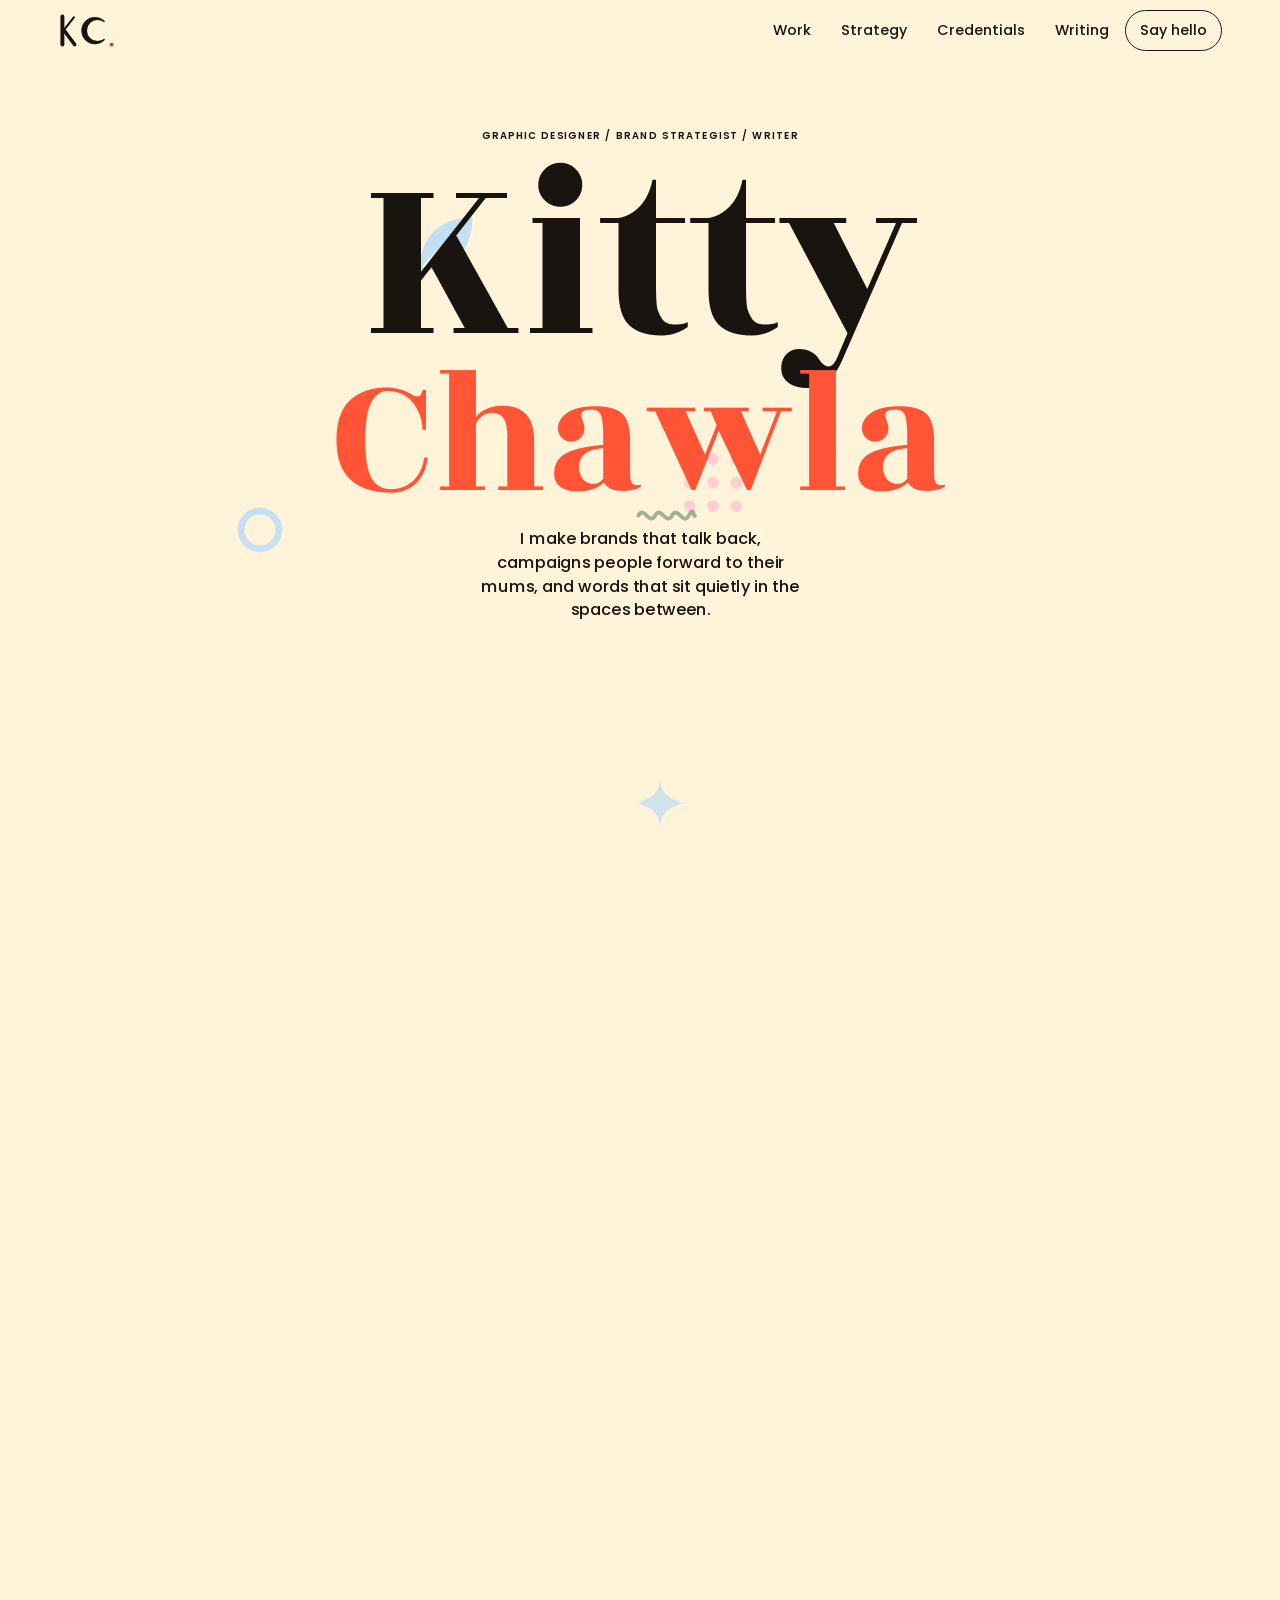
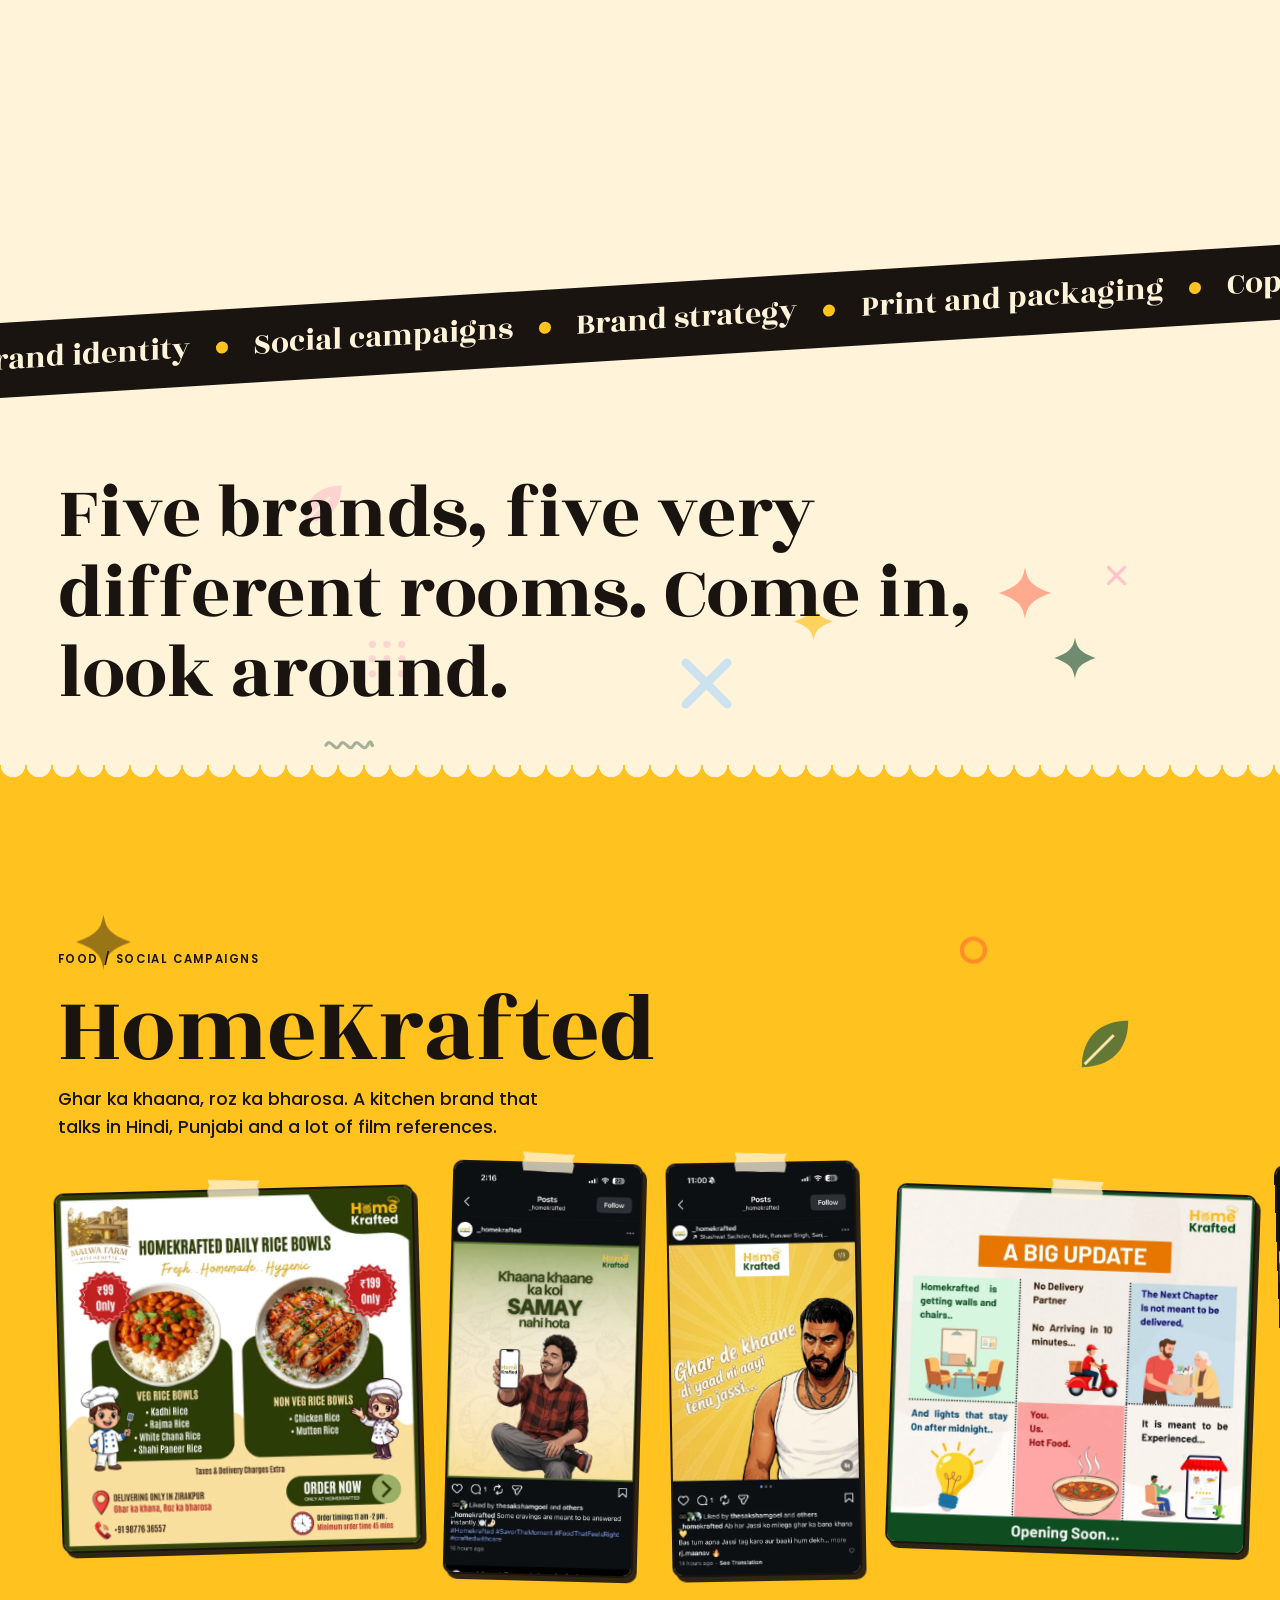
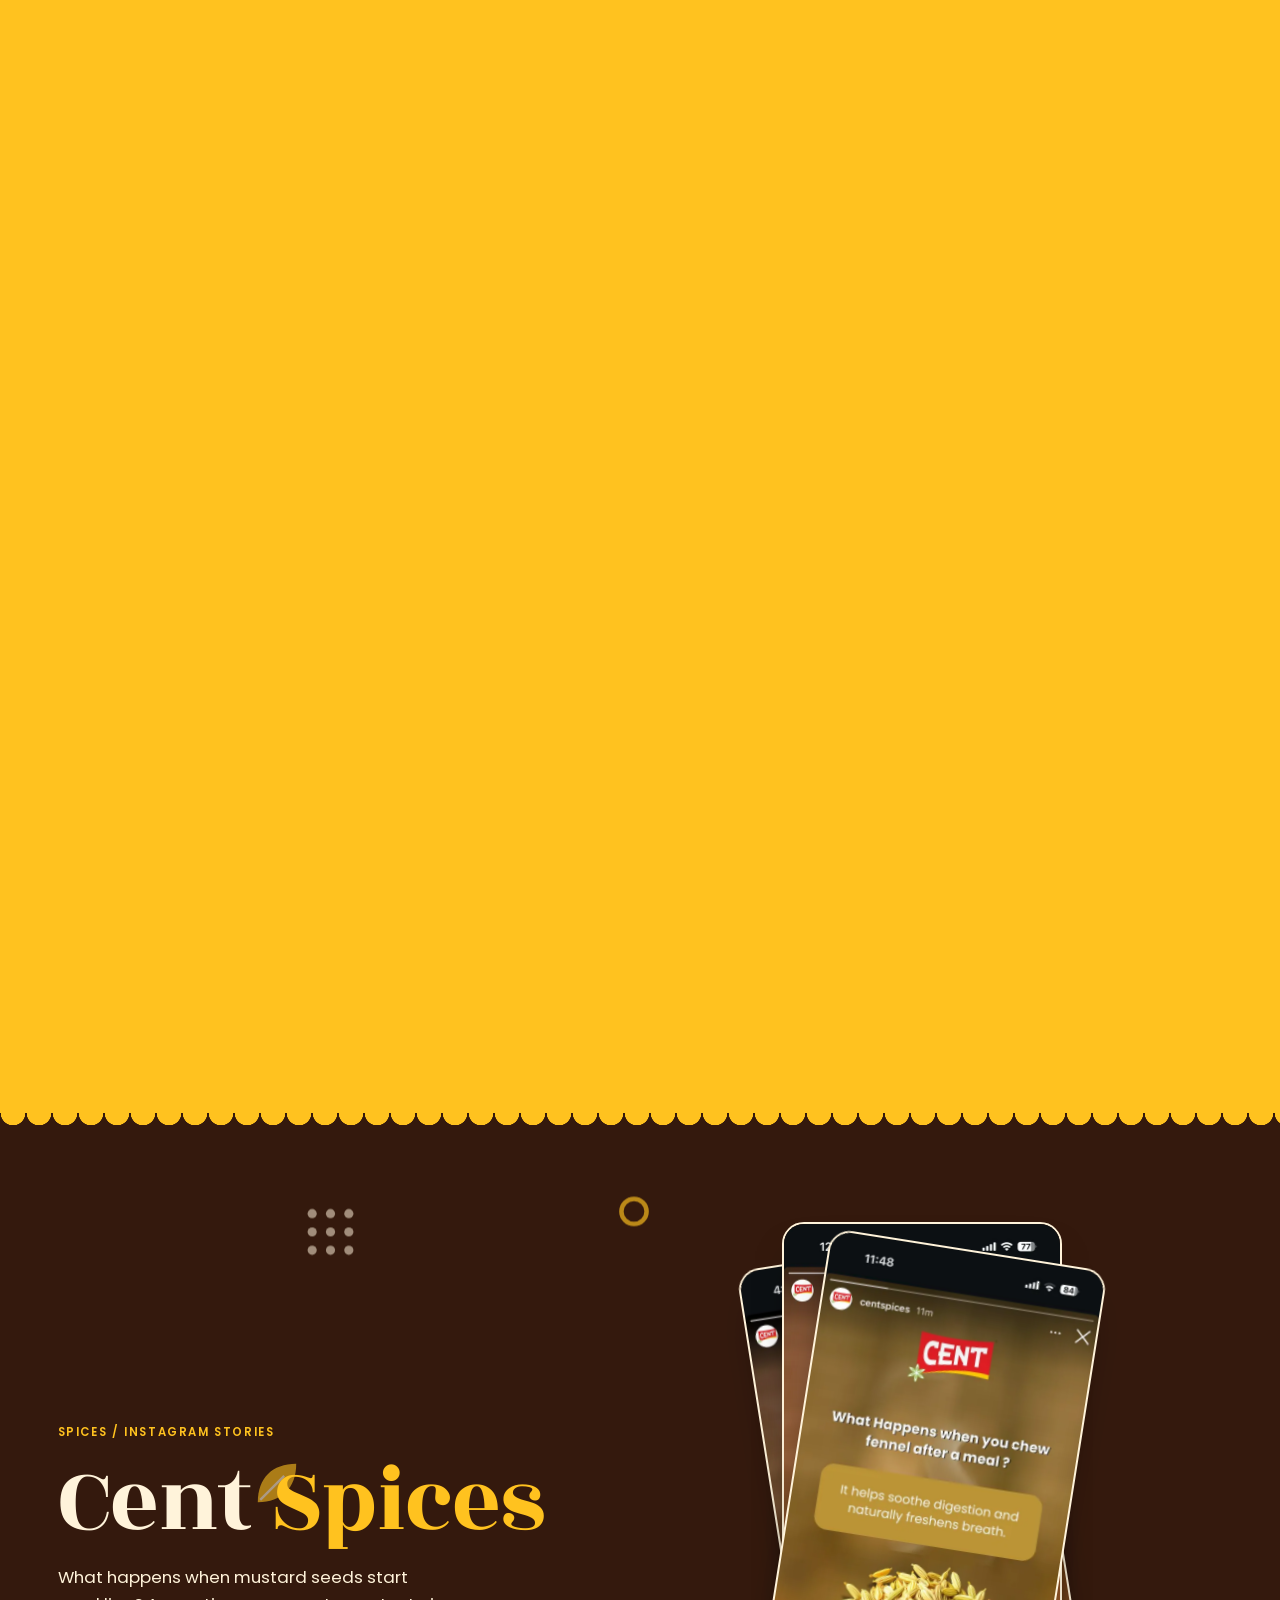
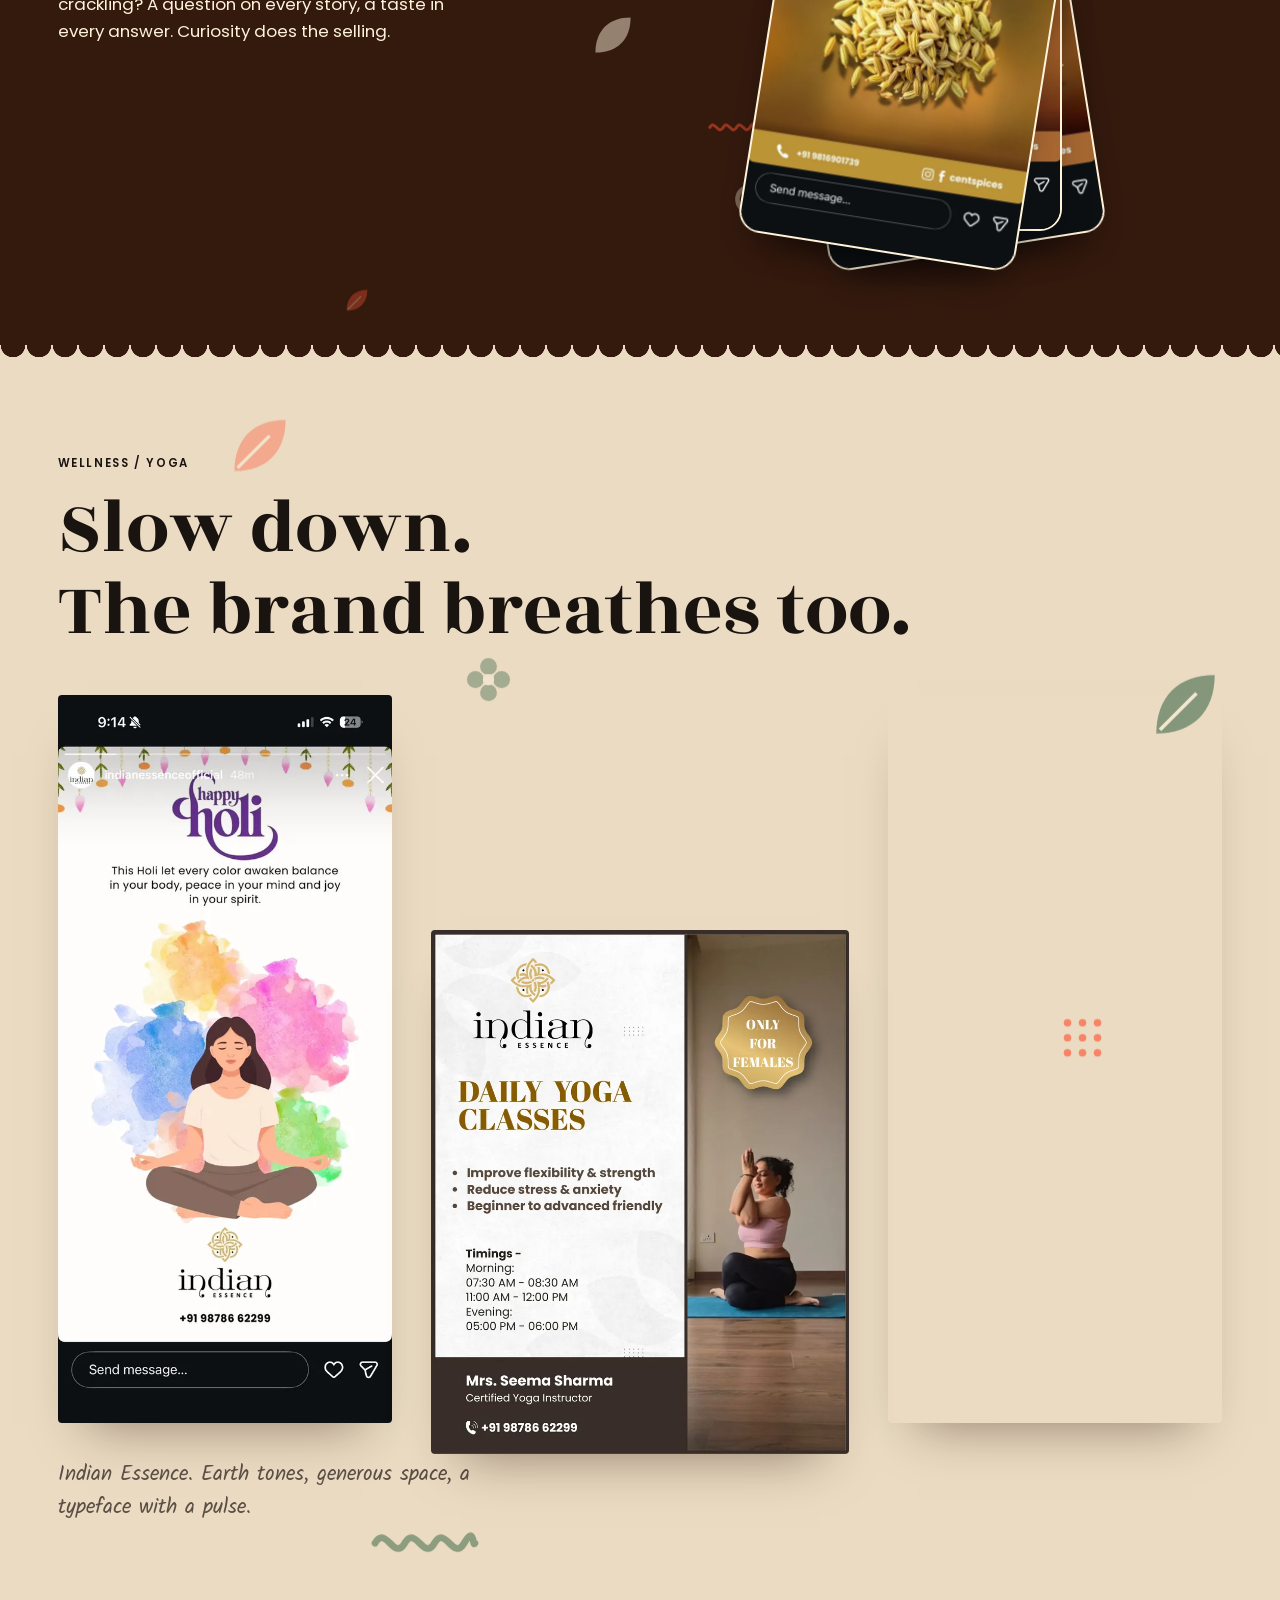
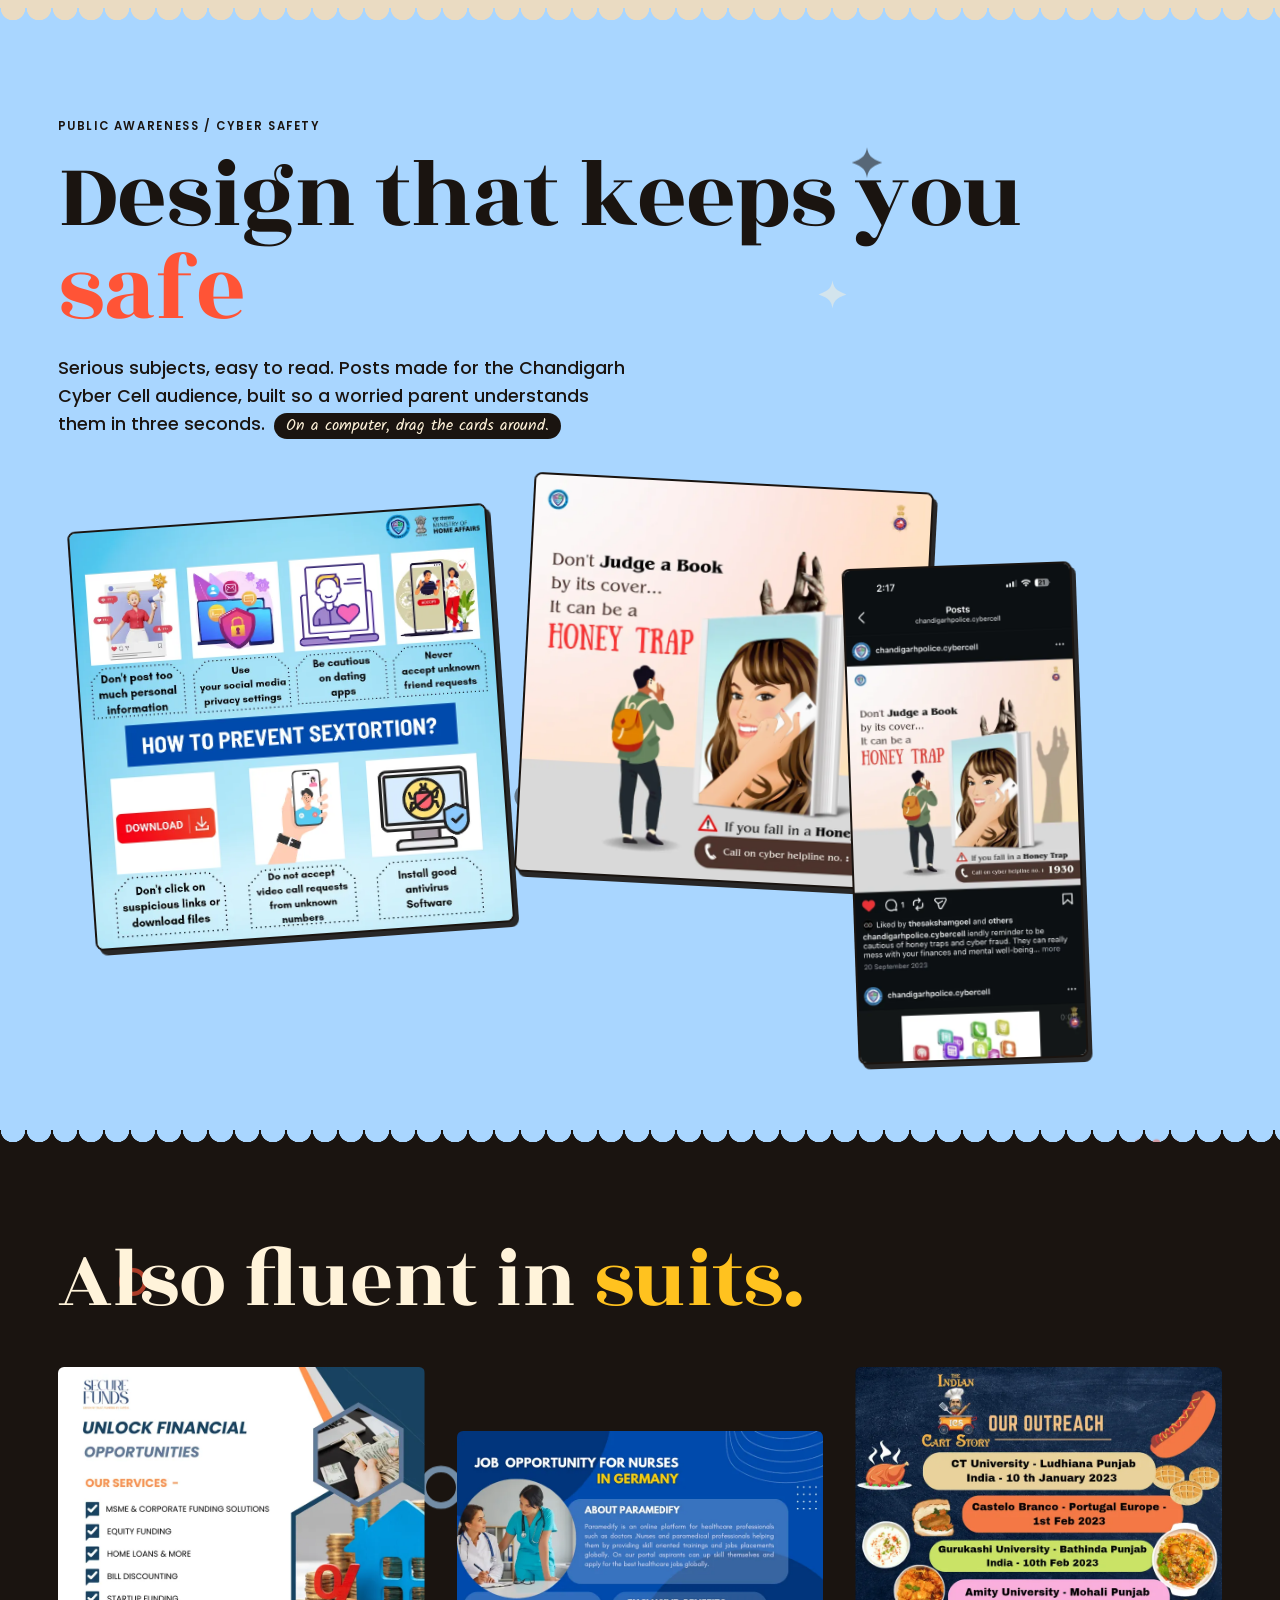
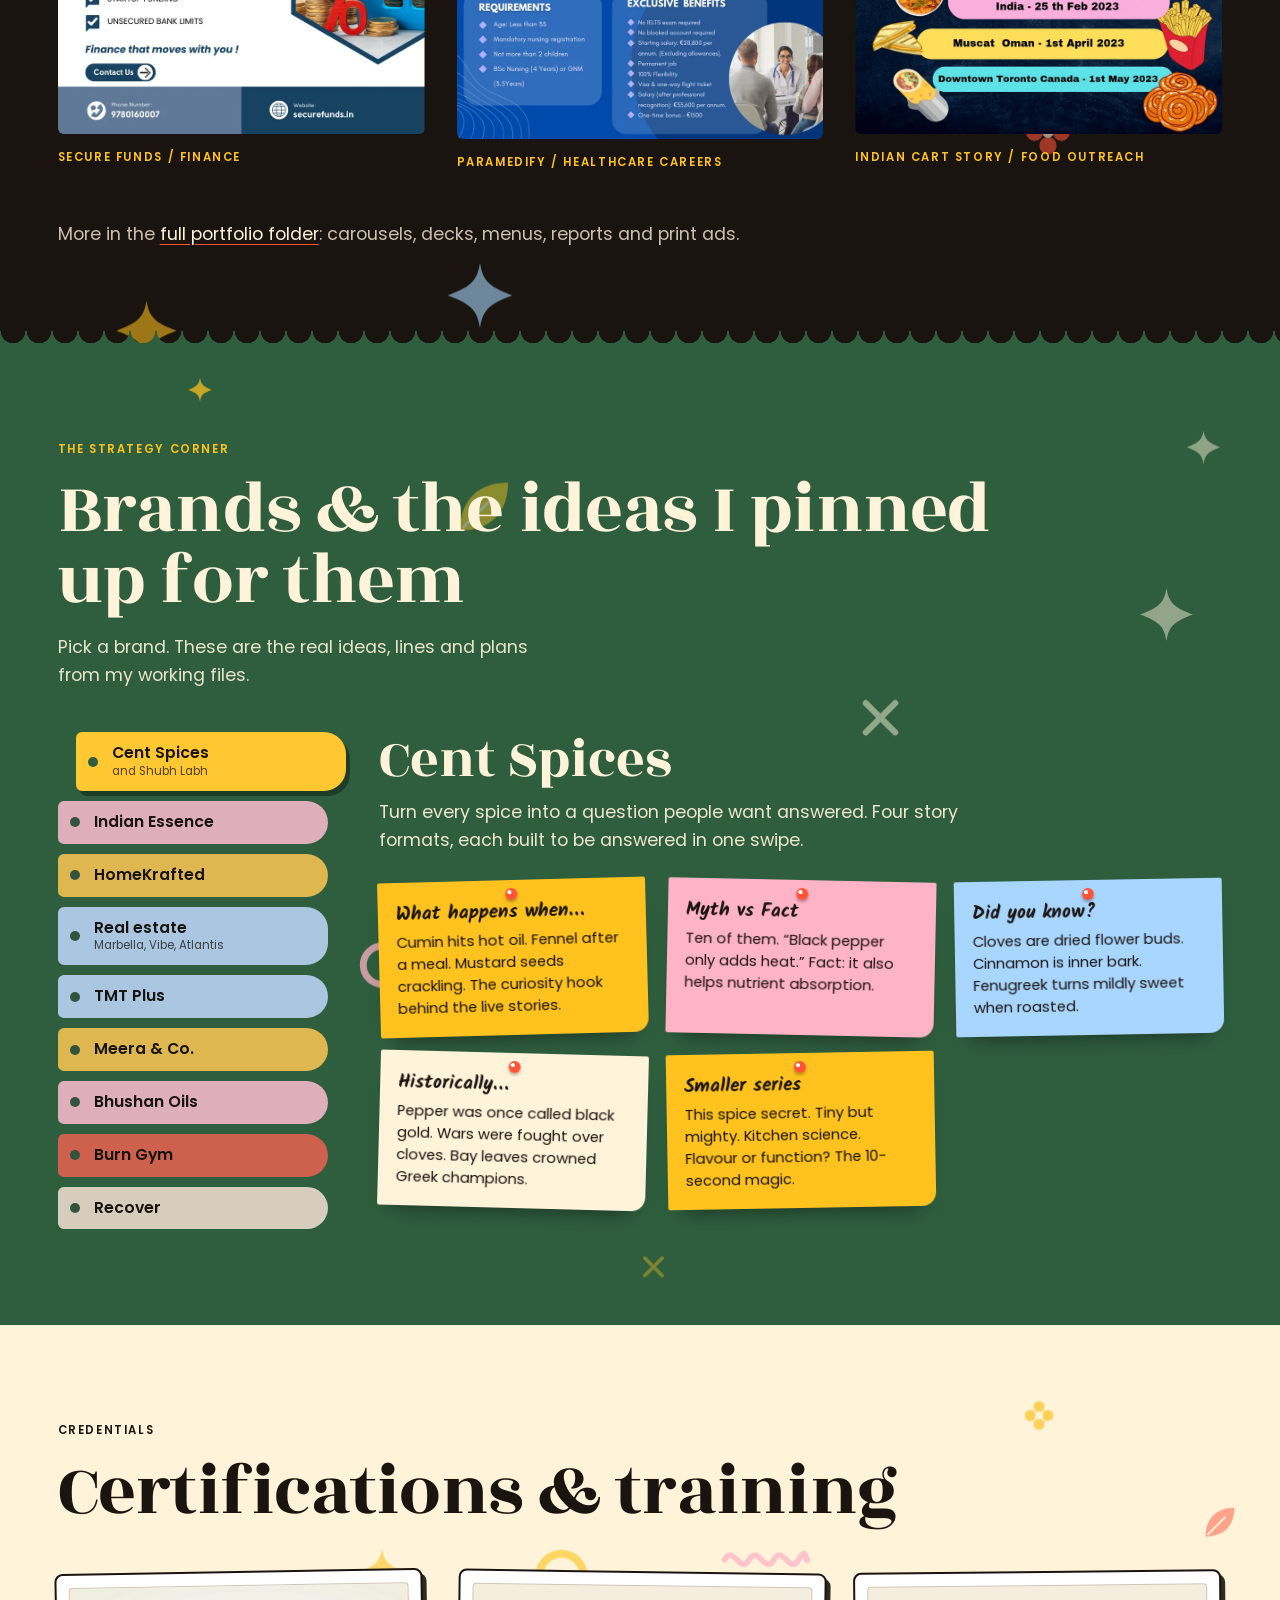
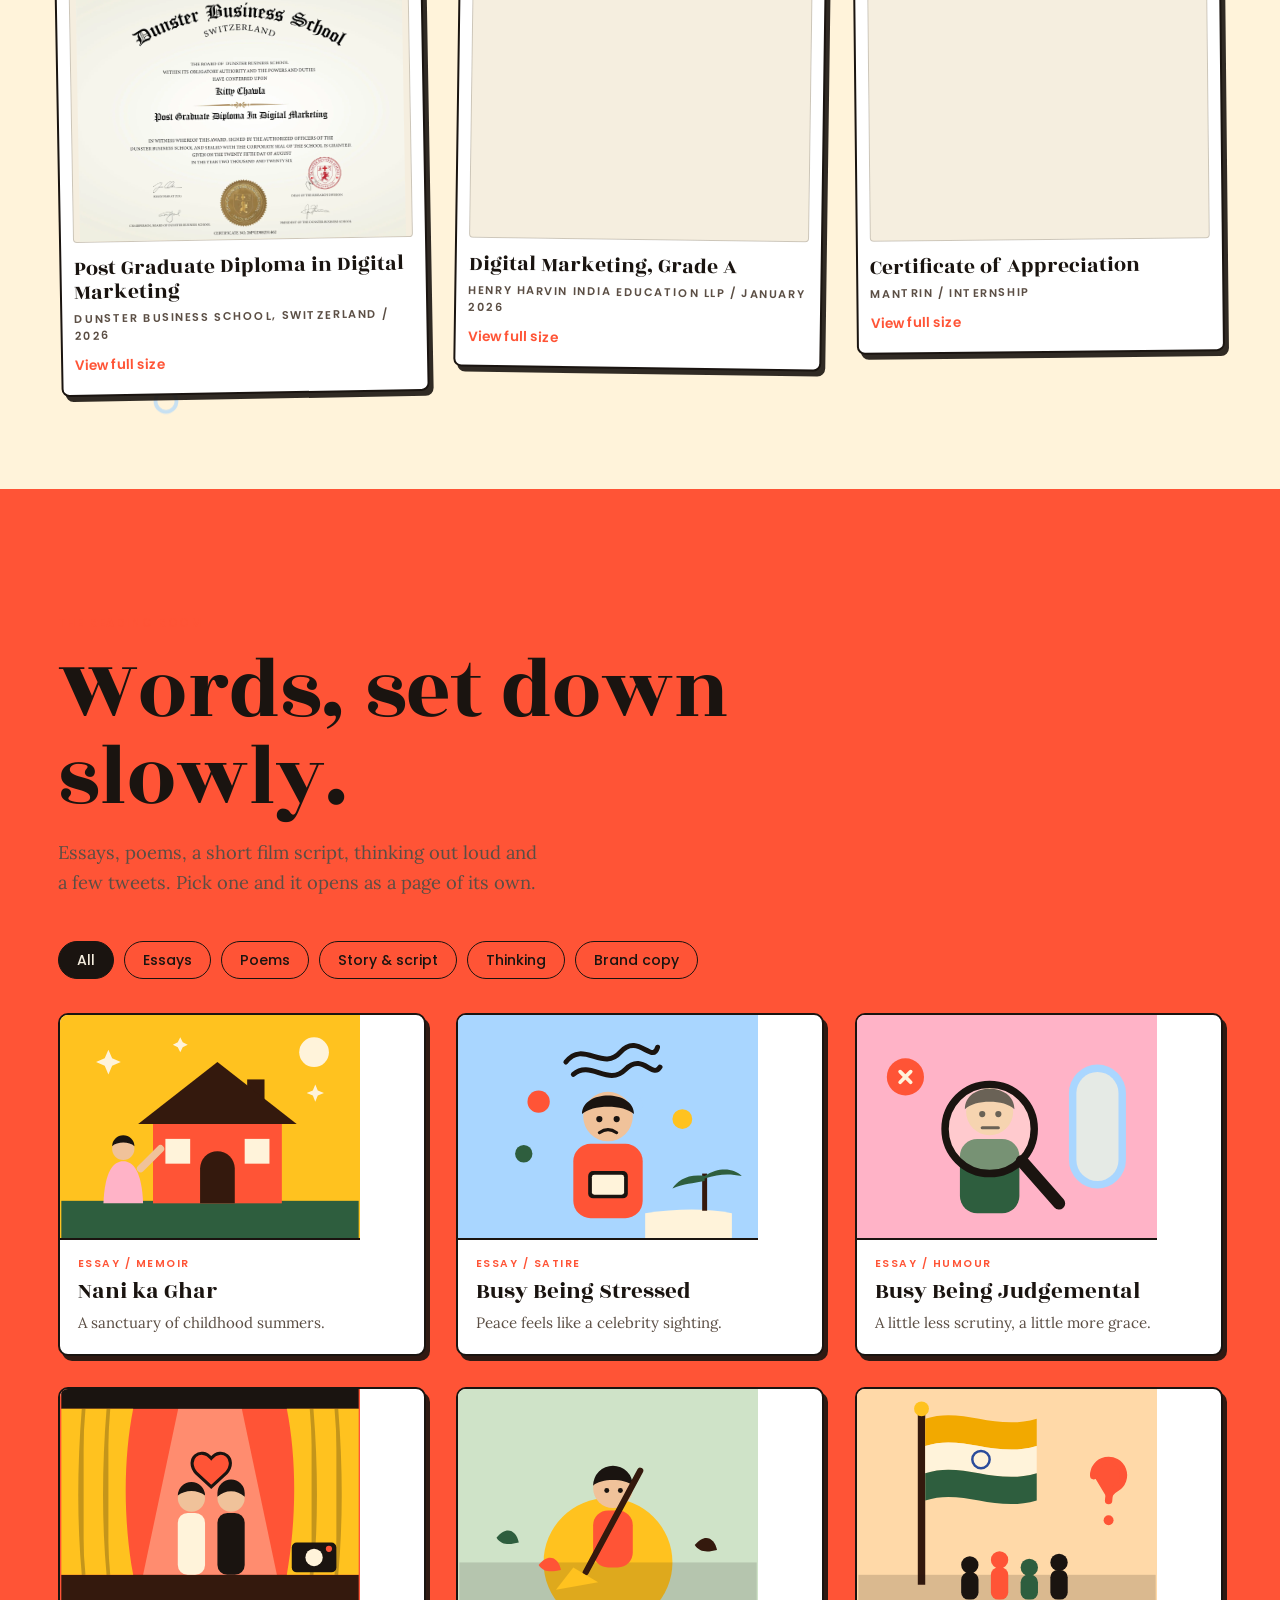
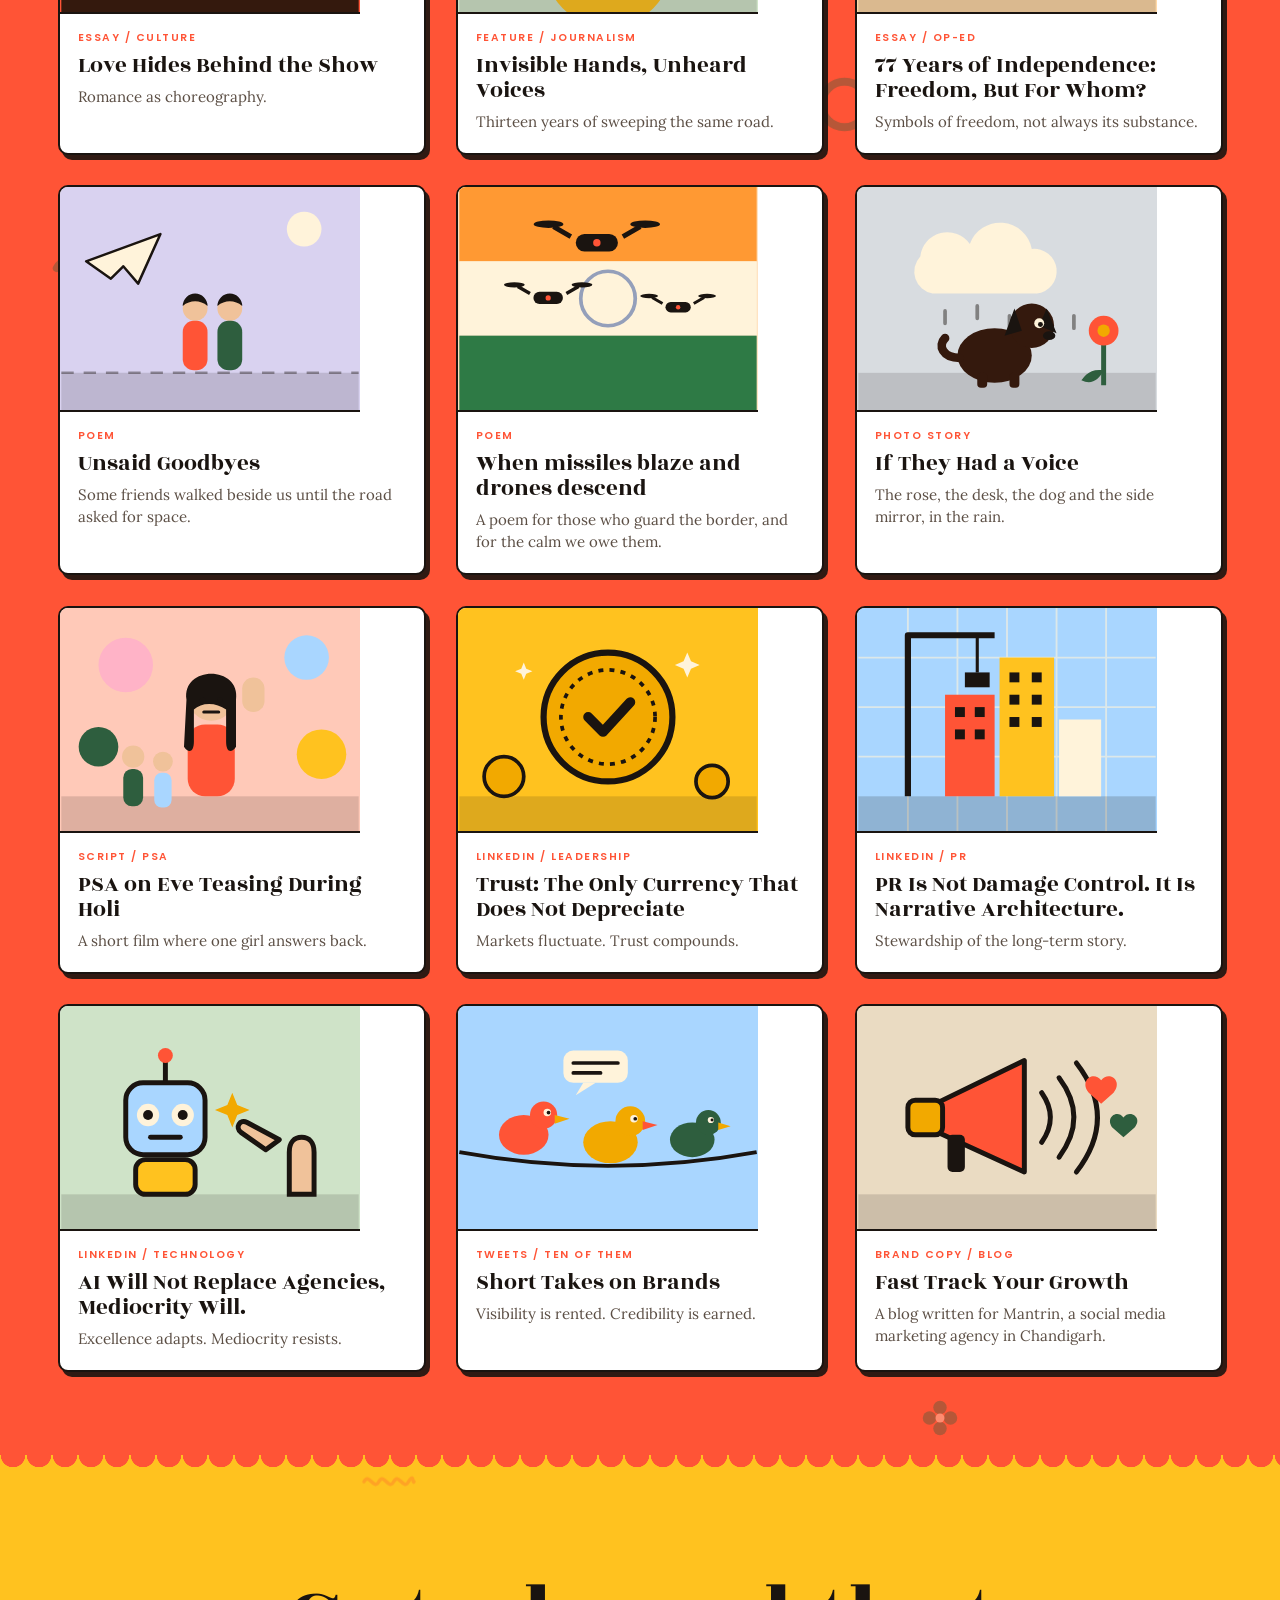
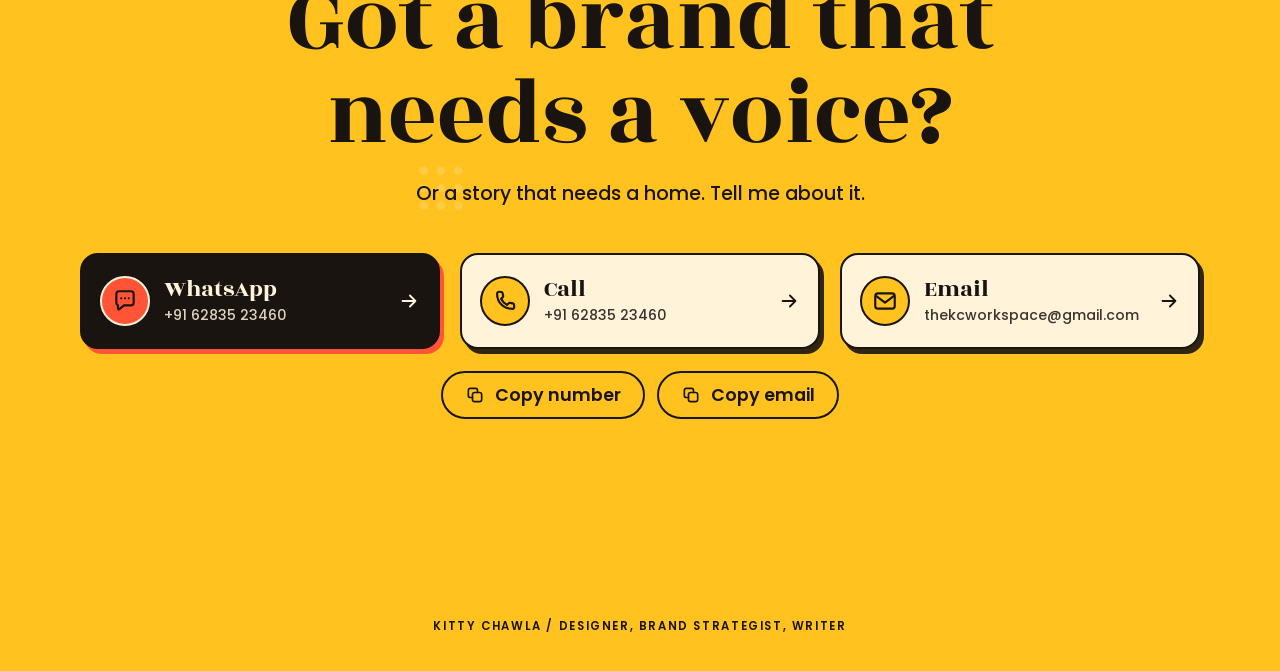
<file: index.html>
﻿<!doctype html>
<html lang="en">
<head>
<meta charset="utf-8">
<meta name="viewport" content="width=device-width, initial-scale=1, viewport-fit=cover">
<meta name="theme-color" content="#FFF3DA">
<meta name="apple-mobile-web-app-capable" content="yes">
<meta name="apple-mobile-web-app-status-bar-style" content="default">
<title>Kitty Chawla | Designer, Brand Strategist, Writer</title>
<meta name="description" content="Kitty Chawla is a graphic designer, brand strategist and writer. Loud brands, quiet words.">
<link rel="icon" type="image/svg+xml" href="assets/logo/kc-favicon.svg">
<link rel="icon" type="image/png" sizes="32x32" href="assets/logo/favicon-32.png">
<link rel="apple-touch-icon" href="assets/logo/apple-touch-icon.png">
<link rel="preconnect" href="https://fonts.googleapis.com">
<link rel="preconnect" href="https://fonts.gstatic.com" crossorigin>
<link href="https://fonts.googleapis.com/css2?family=Kalam:wght@400;700&family=Lora:wght@400;500;600;700&family=Poppins:wght@400;500;600;700&family=Rozha+One&display=swap" rel="stylesheet">
<link rel="stylesheet" href="style.css?v=ebf48b9db9">
<script>
/* loader: pick one of four entrances per visit (never the same twice in a row). ?lv=a|b|c|d forces one. */
(function () {
  try {
    var q = new URLSearchParams(location.search).get('lv');
    if (matchMedia('(prefers-reduced-motion: reduce)').matches || location.hash.indexOf('#read-') === 0) return;
    var all = ['a', 'b', 'c', 'd'], last = null, gl = false;
    try { var cv = document.createElement('canvas'); gl = !!(cv.getContext('webgl') || cv.getContext('experimental-webgl')); } catch (e) {}
    if (!gl) all = ['a', 'b', 'c'];
    try { last = localStorage.getItem('kc-lv'); } catch (e) {}
    var pool = all.filter(function (x) { return x !== last; });
    var v = all.indexOf(q) > -1 ? q : pool[Math.floor(Math.random() * pool.length)];
    try { localStorage.setItem('kc-lv', v); } catch (e) {}
    document.documentElement.setAttribute('data-lv', v);
    document.documentElement.classList.add('is-loading');
  } catch (e) {}
})();
</script>
</head>
<body>

<div class="loader" id="loader" aria-hidden="true">
  <div class="loader__dots">
    <span style="--k:0;--x:50%;--y:50%;--s:46vmax;--c:#FFC21F"></span>
    <span style="--k:1;--x:18%;--y:28%;--s:38vmax;--c:#FF5436"></span>
    <span style="--k:2;--x:84%;--y:24%;--s:36vmax;--c:#A9D6FF"></span>
    <span style="--k:3;--x:78%;--y:82%;--s:40vmax;--c:#2E5E3E"></span>
    <span style="--k:4;--x:12%;--y:80%;--s:34vmax;--c:#FFB3C7"></span>
    <span style="--k:5;--x:50%;--y:50%;--s:24vmax;--c:#FFF3DA"></span>
  </div>
  <div class="loader__cards">
    <img style="--k:0;--x:2%;--y:10%;--r:-8deg" src="assets/img/d-yoga.webp" alt="">
    <img style="--k:1;--x:76%;--y:6%;--r:6deg" src="assets/img/d-adsecure.webp" alt="">
    <img style="--k:2;--x:3%;--y:60%;--r:5deg" src="assets/img/d-homekrafted2.webp" alt="">
    <img style="--k:3;--x:75%;--y:58%;--r:-6deg" src="assets/img/d-cyber.webp" alt="">
  </div>
  <div class="loader__strips"><span style="--k:0;--c:#FFC21F"></span><span style="--k:1;--c:#FF5436"></span><span style="--k:2;--c:#2E5E3E"></span><span style="--k:3;--c:#A9D6FF"></span><span style="--k:4;--c:#FFB3C7"></span><span style="--k:5;--c:#34190D"></span></div>
  <div class="loader__world" aria-hidden="true">
    <canvas id="world"></canvas>
    <div class="loader__title"><p class="loader__tname">Kitty Chawla</p><p class="loader__trole">Graphic designer &middot; Brand strategist &middot; Writer</p></div>
  </div>
  <div class="loader__plate">
    <svg class="kcmark loader__mark" viewBox="20 10 132 82" aria-hidden="true" focusable="false"><defs><clipPath id="gap-load"><polygon points="0,-10 163.4,-3.5 104,50 163.4,103.5 0,110"/></clipPath></defs><path class="kk kk1" pathLength="1" d="M30 18 V82" fill="none" stroke="currentColor" stroke-width="9" stroke-linecap="round"/><path class="kk kk2" pathLength="1" d="M31 52 L56 20" fill="none" stroke="currentColor" stroke-width="5" stroke-linecap="round"/><path class="kk kk3" pathLength="1" d="M35 51 L58 82" fill="none" stroke="currentColor" stroke-width="8" stroke-linecap="round"/><g clip-path="url(#gap-load)"><path class="kc" fill="currentColor" fill-rule="evenodd" d="M73 50 a31 31 0 1 0 62 0 a31 31 0 1 0 -62 0 Z M86 50 a24 24 0 1 0 48 0 a24 24 0 1 0 -48 0 Z"/></g><circle class="kd" cx="142" cy="82" r="4.5" fill="#D93A1E"/></svg>
    <p class="loader__name"><span class="loader__first"><span style="--i:0">K</span><span style="--i:1">i</span><span style="--i:2">t</span><span style="--i:3">t</span><span style="--i:4">y</span></span><span class="loader__last"><span style="--i:5">C</span><span style="--i:6">h</span><span style="--i:7">a</span><span style="--i:8">w</span><span style="--i:9">l</span><span style="--i:10">a</span></span></p>
    <p class="loader__hello">hello!</p>
  </div>
  <div class="loader__track"><span class="loader__line"></span><svg class="loader__star" viewBox="0 0 40 40"><path d="M20 3c1.5 8.500 4 12.500 17 17-13 4.500-15.500 8.500-17 17-1.500-8.500-4-12.500-17-17C16 15.500 18.500 11.500 20 3z" stroke-linejoin="round"/></svg></div>
</div>
<!-- doodle sprite: decorative shapes reused by the drifting background layers -->
<svg width="0" height="0" style="position:absolute" aria-hidden="true">
  <defs>
    <symbol id="d-spark" viewBox="0 0 40 40"><path d="M20 2c1.5 9 4 13 18 18-14 5-16.500 9-18 18-1.500-9-4-13-18-18C16 15 18.500 11 20 2z"/></symbol>
    <symbol id="d-ring" viewBox="0 0 40 40"><circle cx="20" cy="20" r="14" fill="none" stroke="currentColor" stroke-width="5"/></symbol>
    <symbol id="d-squig" viewBox="0 0 80 24"><path d="M3 12c8-14 14 14 22 0s14 14 22 0 14 14 22 0 6 4 8 0" fill="none" stroke="currentColor" stroke-width="5" stroke-linecap="round"/></symbol>
    <symbol id="d-flower" viewBox="0 0 48 48"><g><circle cx="24" cy="10" r="9"/><circle cx="38" cy="24" r="9"/><circle cx="24" cy="38" r="9"/><circle cx="10" cy="24" r="9"/></g><circle cx="24" cy="24" r="6" fill="var(--cream)"/></symbol>
    <symbol id="d-leaf" viewBox="0 0 40 40"><path d="M4 36C4 16 16 4 36 4c0 20-12 32-32 32z"/><path d="M6 34L26 14" stroke="var(--cream)" stroke-width="2" fill="none"/></symbol>
    <symbol id="d-dots" viewBox="0 0 48 48"><circle cx="8" cy="8" r="4"/><circle cx="24" cy="8" r="4"/><circle cx="40" cy="8" r="4"/><circle cx="8" cy="24" r="4"/><circle cx="24" cy="24" r="4"/><circle cx="40" cy="24" r="4"/><circle cx="8" cy="40" r="4"/><circle cx="24" cy="40" r="4"/><circle cx="40" cy="40" r="4"/></symbol>
    <symbol id="d-cross" viewBox="0 0 40 40"><path d="M8 8l24 24M32 8L8 32" stroke="currentColor" stroke-width="5" stroke-linecap="round" fill="none"/></symbol>
  </defs>
</svg>

<a class="skip" href="#work">Skip to work</a>

<header class="nav" id="nav">
  <div class="nav__bar">
    <a class="nav__mark" href="#top" aria-label="Kitty Chawla, back to top"><svg class="kcmark" viewBox="20 10 132 82" aria-hidden="true" focusable="false"><defs><clipPath id="gap-nav"><polygon points="0,-10 163.4,-3.5 104,50 163.4,103.5 0,110"/></clipPath></defs><path class="kk kk1" pathLength="1" d="M30 18 V82" fill="none" stroke="currentColor" stroke-width="9" stroke-linecap="round"/><path class="kk kk2" pathLength="1" d="M31 52 L56 20" fill="none" stroke="currentColor" stroke-width="5" stroke-linecap="round"/><path class="kk kk3" pathLength="1" d="M35 51 L58 82" fill="none" stroke="currentColor" stroke-width="8" stroke-linecap="round"/><g clip-path="url(#gap-nav)"><path class="kc" fill="currentColor" fill-rule="evenodd" d="M73 50 a31 31 0 1 0 62 0 a31 31 0 1 0 -62 0 Z M86 50 a24 24 0 1 0 48 0 a24 24 0 1 0 -48 0 Z"/></g><circle class="kd" cx="142" cy="82" r="4.5" fill="#D93A1E"/></svg></a>
    <nav class="nav__links" id="navlinks" aria-label="Primary">
      <span class="nav__blob" id="navblob" aria-hidden="true"></span>
      <a href="#work" data-sec="work">Work</a>
      <a href="#corner" data-sec="corner">Strategy</a>
      <a href="#credentials" data-sec="credentials">Credentials</a>
      <a href="#writing" data-sec="writing">Writing</a>
      <a href="#hello" data-sec="hello" class="nav__cta">Say hello</a>
    </nav>
  </div>
  <div class="nav__progress" id="navprogress" aria-hidden="true"></div>
</header>

<div class="cursor" id="cursor" aria-hidden="true">
  <div class="cursor__pos">
    <svg class="cursor__star" viewBox="0 0 40 40"><path d="M20 3c1.5 8.500 4 12.500 17 17-13 4.500-15.500 8.500-17 17-1.500-8.500-4-12.500-17-17C16 15.500 18.500 11.500 20 3z" stroke-linejoin="round"/></svg>
    <span class="cursor__tag"></span>
  </div>
</div>

<main id="top">

<!-- HERO: pinned, stickers scatter as you scroll -->
<section class="hero" id="hero" data-nav-bg="#FFF3DA" data-nav-ink="#1A1410" aria-labelledby="hero-title">
  <div class="hero__stick">
    <div class="doodles" data-doodles="hero" aria-hidden="true"></div>

    <div class="hero__layer hero__layer--back" aria-hidden="true">
      <figure class="stk" data-depth="0.10" data-ox="-1" data-oy="-0.3" style="--x:3vw;--y:26vh;--r:-5deg;--w:clamp(90px,calc(var(--u)*14.5),220px)"><img src="assets/img/d-yoga.webp" alt=""><figcaption>Indian Essence</figcaption></figure>
      <figure class="stk" data-depth="0.16" data-ox="1" data-oy="-0.4" style="--x:78vw;--y:13vh;--r:4deg;--w:clamp(90px,calc(var(--u)*14),220px)"><img src="assets/img/d-adsecure.webp" alt=""><figcaption>Secure Funds</figcaption></figure>
    </div>

    <div class="hero__copy">
      <p class="hero__kicker label">Graphic designer / Brand strategist / Writer</p>
      <h1 id="hero-title" class="hero__title">
        <span class="hero__first" aria-hidden="true"><span>K</span><span>i</span><span>t</span><span>t</span><span>y</span></span>
        <span class="hero__last" aria-hidden="true"><span>C</span><span>h</span><span>a</span><span>w</span><span>l</span><span>a</span></span>
        <span class="sr-only">Kitty Chawla</span>
      </h1>
      <p class="hero__lede">I make brands that talk back, campaigns people forward to their mums, and words that sit quietly in the spaces between.</p>
    </div>

    <div class="hero__layer hero__layer--front" aria-hidden="true">
      <figure class="stk" data-depth="0.30" data-ox="1" data-oy="0.9" style="--x:80vw;--y:67vh;--r:-4deg;--w:clamp(100px,calc(var(--u)*16),250px)"><img src="assets/img/d-cyber.webp" alt=""><figcaption>Cyber Cell</figcaption></figure>
      <figure class="stk" data-depth="0.38" data-ox="-1" data-oy="0.9" style="--x:3vw;--y:65vh;--r:4deg;--w:clamp(90px,calc(var(--u)*14),220px)"><img src="assets/img/d-homekrafted2.webp" alt=""><figcaption>HomeKrafted</figcaption></figure>
      <figure class="stk" data-depth="0.24" data-ox="1.2" data-oy="0" style="--x:88vw;--y:41vh;--r:7deg;--w:clamp(70px,calc(var(--u)*8.5),130px)"><img src="assets/img/d-ics-insta.webp" alt=""><figcaption>Indian Cart Story</figcaption></figure>
      <svg class="badge" data-depth="0.20" data-ox="-1" data-oy="-1" viewBox="0 0 120 120" style="--x:2.5vw;--y:11vh">
        <path id="circ" d="M60,60 m-44,0 a44,44 0 1,1 88,0 a44,44 0 1,1 -88,0" fill="none"/>
        <circle cx="60" cy="60" r="58" fill="#FF5436"/>
        <text font-family="Poppins, sans-serif" font-weight="600" font-size="10.500" fill="#FFF3DA" letter-spacing="2.4"><textPath href="#circ">DESIGN • STRATEGY • WORDS •</textPath></text>
        <path d="M60 44 l5 12 13 1 -10 8 3 13 -11 -7 -11 7 3 -13 -10 -8 13 -1z" fill="#FFC21F"/>
      </svg>
    </div>
  </div>
</section>

<div class="ticker" id="ticker" aria-hidden="true">
  <div class="ticker__track" id="tickertrack">
    <span>Brand identity</span><i></i><span>Social campaigns</span><i></i><span>Brand strategy</span><i></i><span>Print and packaging</span><i></i><span>Copywriting</span><i></i><span>Poetry</span><i></i>
    <span>Brand identity</span><i></i><span>Social campaigns</span><i></i><span>Brand strategy</span><i></i><span>Print and packaging</span><i></i><span>Copywriting</span><i></i><span>Poetry</span><i></i>
  </div>
</div>

<!-- WORK INTRO -->
<section class="intro" id="work" data-nav-bg="#FFF3DA" data-nav-ink="#1A1410">
  <div class="doodles" data-doodles="intro" aria-hidden="true"></div>
  <h2 class="intro__text" data-split>Five brands, five very different rooms. Come in, look around.</h2>
</section>

<!-- 1. HOMEKRAFTED -->
<section class="pan hk scallop" data-pan data-nav-bg="#FFC21F" data-nav-ink="#1A1410" aria-labelledby="hk-title" style="--bg:var(--marigold)">
  <div class="pan__stick">
    <div class="doodles" data-doodles="hk" aria-hidden="true"></div>
    <div class="pan__head">
      <p class="label">Food / Social campaigns</p>
      <h2 id="hk-title" class="display">HomeKrafted</h2>
      <p class="pan__sub">Ghar ka khaana, roz ka bharosa. A kitchen brand that talks in Hindi, Punjabi and a lot of film references.</p>
    </div>
    <div class="pan__track">
      <figure class="card sq" style="--r:-1.5deg"><img loading="lazy" src="assets/img/d-homekrafted2.webp" alt="HomeKrafted daily rice bowls poster with veg and non-veg bowls and chef mascots"></figure>
      <figure class="card ph" style="--r:1.5deg"><img loading="lazy" src="assets/img/pub-5334.webp" alt="HomeKrafted Instagram post: Khaana khaane ka koi samay nahi hota"></figure>
      <figure class="card ph" style="--r:-1deg"><img loading="lazy" src="assets/img/pub-5606.webp" alt="HomeKrafted post in Punjabi: Ghar de khaane di yaad ni aayi"></figure>
      <figure class="card sq" style="--r:2deg"><img loading="lazy" src="assets/img/d-3860.webp" alt="HomeKrafted announcement: A big update, opening soon"></figure>
      <figure class="card ph" style="--r:-2deg"><img loading="lazy" src="assets/img/pub-5609.webp" alt="HomeKrafted post using a classic Bollywood scene for a food pun"></figure>
      <figure class="card ph" style="--r:1.5deg"><img loading="lazy" src="assets/img/pub-5335.webp" alt="HomeKrafted Butter Me Up Bowls post"></figure>
      <figure class="card ph" style="--r:-1.5deg"><img loading="lazy" src="assets/img/pub-5607.webp" alt="HomeKrafted post: Knock knock, welcome"></figure>
      <figure class="card ph" style="--r:1deg"><img loading="lazy" src="assets/img/pub-5902.webp" alt="HomeKrafted Mother's Day post: She may not always say I love you, but she fills your plate"></figure>
    </div>
  </div>
</section>

<!-- 2. CENT SPICES -->
<section class="cent scallop" data-fan data-nav-bg="#34190D" data-nav-ink="#FFF3DA" aria-labelledby="cent-title" style="--bg:var(--brown)">
  <div class="doodles" data-doodles="cent" aria-hidden="true"></div>
  <div class="cent__inner">
    <div class="cent__copy">
      <p class="label label--light">Spices / Instagram stories</p>
      <h2 id="cent-title" data-split class="display display--light">Cent <span class="hl">Spices</span></h2>
      <p>What happens when mustard seeds start crackling? A question on every story, a taste in every answer. Curiosity does the selling.</p>
    </div>
    <div class="cent__fan">
      <figure class="ph fanned" data-fanned="-1"><img loading="lazy" src="assets/img/pub-4572.webp" alt="Cent Spices story: What happens when you add cumin to hot oil?"></figure>
      <figure class="ph fanned" data-fanned="0"><img loading="lazy" src="assets/img/pub-4610.webp" alt="Cent Spices story: What happens when mustard seeds start crackling?"></figure>
      <figure class="ph fanned" data-fanned="1"><img loading="lazy" src="assets/img/pub-4631.webp" alt="Cent Spices story: What happens when you chew fennel after a meal?"></figure>
    </div>
  </div>
</section>

<!-- 3. INDIAN ESSENCE -->
<section class="essence scallop" data-nav-bg="#EADBC2" data-nav-ink="#1A1410" aria-labelledby="ie-title" style="--bg:var(--sand)">
  <div class="doodles" data-doodles="essence" aria-hidden="true"></div>
  <div class="essence__inner">
    <p class="label">Wellness / Yoga</p>
    <h2 id="ie-title" class="essence__line"><span class="rv">Slow down.</span> <span class="rv" style="--d:.15s">The brand breathes too.</span></h2>
    <div class="essence__row">
      <figure class="ph rv" style="--d:.1s"><img loading="lazy" src="assets/img/pub-4341.webp" alt="Indian Essence Holi story with a woman meditating in colour clouds"></figure>
      <figure class="tall rv" style="--d:.25s"><img loading="lazy" src="assets/img/d-yoga.webp" alt="Indian Essence daily yoga classes poster"></figure>
      <figure class="ph rv" style="--d:.4s"><img loading="lazy" src="assets/img/pub-5337.webp" alt="Indian Essence post: Hormonal balance through yoga"></figure>
    </div>
    <p class="essence__note rv">Indian Essence. Earth tones, generous space, a typeface with a pulse.</p>
  </div>
</section>

<!-- 4. PUBLIC SAFETY -->
<section class="safe scallop" data-nav-bg="#A9D6FF" data-nav-ink="#1A1410" aria-labelledby="safe-title" style="--bg:var(--sky)">
  <div class="doodles" data-doodles="safe" aria-hidden="true"></div>
  <div class="safe__head">
    <p class="label">Public awareness / Cyber safety</p>
    <h2 id="safe-title" data-split class="display">Design that keeps you <span class="hl">safe</span></h2>
    <p>Serious subjects, easy to read. Posts made for the Chandigarh Cyber Cell audience, built so a worried parent understands them in three seconds. <b class="hint">On a computer, drag the cards around.</b></p>
  </div>
  <div class="safe__pile" data-pile>
    <figure class="drag" data-cursor="Drag" style="--x:2%;--y:6%;--r:-4deg;--w:min(46%,420px)"><img loading="lazy" src="assets/img/d-2023.webp" alt="How to prevent sextortion: eight safety tips with icons"></figure>
    <figure class="drag" data-cursor="Drag" style="--x:40%;--y:0%;--r:3deg;--w:min(44%,400px)"><img loading="lazy" src="assets/img/d-cyber.webp" alt="Cyber safety poster: Don't judge a book by its cover, it can be a honey trap. Helpline 1930"></figure>
    <figure class="drag ph" data-cursor="Drag" style="--x:68%;--y:14%;--r:-2deg;--w:min(24%,230px)"><img loading="lazy" src="assets/img/pub-5338.webp" alt="Honey trap awareness post as seen on Instagram"></figure>
  </div>
</section>

<!-- 5. RANGE -->
<section class="range scallop" data-nav-bg="#1A1410" data-nav-ink="#FFF3DA" aria-labelledby="range-title" style="--bg:var(--ink)">
  <div class="doodles" data-doodles="range" aria-hidden="true"></div>
  <h2 id="range-title" data-split class="range__title">Also fluent in <span class="hl">suits.</span></h2>
  <div class="range__grid">
    <figure class="wipe" style="--d:0s"><img loading="lazy" src="assets/img/d-adsecure.webp" alt="Secure Funds services poster: unlock financial opportunities"><figcaption class="label">Secure Funds / Finance</figcaption></figure>
    <figure class="wipe" style="--d:.15s"><img loading="lazy" src="assets/img/d-paramedify.webp" alt="Paramedify poster: job opportunity for nurses in Germany"><figcaption class="label">Paramedify / Healthcare careers</figcaption></figure>
    <figure class="wipe" style="--d:.3s"><img loading="lazy" src="assets/img/d-ics-insta.webp" alt="Indian Cart Story outreach schedule poster"><figcaption class="label">Indian Cart Story / Food outreach</figcaption></figure>
  </div>
  <p class="range__more">More in the <a href="https://drive.google.com/drive/folders/1gX_kSRlz-UfGL7PMfCWfHnV23PwLWhDl" target="_blank" rel="noopener">full portfolio folder</a>: carousels, decks, menus, reports and print ads.</p>
</section>

<!-- STRATEGY CORNER -->
<section class="corner scallop" id="corner" data-nav-bg="#2E5E3E" data-nav-ink="#FFF3DA" aria-labelledby="corner-title" style="--bg:var(--leaf)">
  <div class="doodles" data-doodles="corner" aria-hidden="true"></div>
  <div class="corner__inner">
    <header class="corner__head">
      <p class="label label--light">The strategy corner</p>
      <h2 id="corner-title" data-split class="display display--light">Brands &amp; the ideas I pinned up for them</h2>
      <p class="corner__dek">Pick a brand. These are the real ideas, lines and plans from my working files.</p>
    </header>

    <div class="corner__board">
      <div class="tabs" role="tablist" aria-label="Brands" aria-orientation="vertical" id="tabs">
        <button role="tab" id="tab-cent" aria-controls="p-cent" aria-selected="true" data-tone="#FFC21F">Cent Spices <small>and Shubh Labh</small></button>
        <button role="tab" id="tab-ie" aria-controls="p-ie" aria-selected="false" data-tone="#FFB3C7">Indian Essence</button>
        <button role="tab" id="tab-hk" aria-controls="p-hk" aria-selected="false" data-tone="#FFC21F">HomeKrafted</button>
        <button role="tab" id="tab-re" aria-controls="p-re" aria-selected="false" data-tone="#A9D6FF">Real estate <small>Marbella, Vibe, Atlantis</small></button>
        <button role="tab" id="tab-tmt" aria-controls="p-tmt" aria-selected="false" data-tone="#A9D6FF">TMT Plus</button>
        <button role="tab" id="tab-meera" aria-controls="p-meera" aria-selected="false" data-tone="#FFC21F">Meera &amp; Co.</button>
        <button role="tab" id="tab-oils" aria-controls="p-oils" aria-selected="false" data-tone="#FFB3C7">Bhushan Oils</button>
        <button role="tab" id="tab-burn" aria-controls="p-burn" aria-selected="false" data-tone="#FF5436">Burn Gym</button>
        <button role="tab" id="tab-recover" aria-controls="p-recover" aria-selected="false" data-tone="#EADBC2">Recover</button>
      </div>

      <div class="panels">
        <div class="panel" role="tabpanel" id="p-cent" aria-labelledby="tab-cent">
          <h3 class="panel__brand">Cent Spices</h3>
          <p class="panel__plan">Turn every spice into a question people want answered. Four story formats, each built to be answered in one swipe.</p>
          <ul class="notes">
            <li class="note" style="--n:#FFC21F;--r:-1.5deg"><b>What happens when&hellip;</b>Cumin hits hot oil. Fennel after a meal. Mustard seeds crackling. The curiosity hook behind the live stories.</li>
            <li class="note" style="--n:#FFB3C7;--r:1.2deg"><b>Myth vs Fact</b>Ten of them. &ldquo;Black pepper only adds heat.&rdquo; Fact: it also helps nutrient absorption.</li>
            <li class="note" style="--n:#A9D6FF;--r:-1deg"><b>Did you know?</b>Cloves are dried flower buds. Cinnamon is inner bark. Fenugreek turns mildly sweet when roasted.</li>
            <li class="note" style="--n:#FFF3DA;--r:1.5deg"><b>Historically&hellip;</b>Pepper was once called black gold. Wars were fought over cloves. Bay leaves crowned Greek champions.</li>
            <li class="note" style="--n:#FFC21F;--r:-1deg"><b>Smaller series</b>This spice secret. Tiny but mighty. Kitchen science. Flavour or function? The 10-second magic.</li>
          </ul>
        </div>

        <div class="panel" role="tabpanel" id="p-ie" aria-labelledby="tab-ie" hidden>
          <h3 class="panel__brand">Indian Essence</h3>
          <p class="panel__plan">Wellness content that teaches first, sells second, and ends every post with a one-word DM prompt.</p>
          <ul class="notes">
            <li class="note" style="--n:#FFB3C7;--r:-1.5deg"><b>Hormonal Balance Through Yoga</b>A five-post carousel. One asana per slide: Baddha Konasana, Setu Bandhasana, Viparita Karani, Balasana, Supta Baddha Konasana.</li>
            <li class="note" style="--n:#FFC21F;--r:1deg"><b>DM &ldquo;BALANCE&rdquo;</b>Every post closes with a keyword to message. A simple way to turn a reader into a conversation.</li>
            <li class="note" style="--n:#A9D6FF;--r:-1deg"><b>Did you know?</b>Yoga comes from <i>yuj</i>, to unite. Surya Namaskar is a gratitude ritual, not just a warm-up.</li>
            <li class="note" style="--n:#FFF3DA;--r:1.4deg"><b>Myth vs Fact</b>&ldquo;Yoga is only for flexible people.&rdquo; Therapeutic yoga is for healing, not gymnastics.</li>
            <li class="note" style="--n:#EADBC2;--r:-1.2deg"><b>Holi idea</b>A woman in yoga with chakra colours circling her, each colour's meaning in one line.</li>
          </ul>
        </div>

        <div class="panel" role="tabpanel" id="p-hk" aria-labelledby="tab-hk" hidden>
          <h3 class="panel__brand">HomeKrafted</h3>
          <p class="panel__plan">A homemade, youth-focused food brand for Tier-2 cities like Chandigarh, Mohali and Panchkula. I wrote the business model for three formats.</p>
          <ul class="notes">
            <li class="note" style="--n:#FFC21F;--r:-1.2deg"><b>Food cart</b>One chef, one helper. Fastest breakeven, ideal for testing a market. Minimum monthly profit: ₹30,000 to ₹60,000.</li>
            <li class="note" style="--n:#FFF3DA;--r:1.2deg"><b>Kiosk</b>Best return in college and corporate hubs. Minimum monthly profit: ₹70,000 to ₹1.5 lakh.</li>
            <li class="note" style="--n:#FFB3C7;--r:-1deg"><b>Cafe</b>Sit-down format for brand building, with higher ticket sizes. Minimum monthly profit: ₹1.2 to ₹2.5 lakh.</li>
            <li class="note" style="--n:#A9D6FF;--r:1.5deg"><b>Conservative by design</b>Costs, orders per day and average bill value all worked out with cautious assumptions.</li>
          </ul>
        </div>

        <div class="panel" role="tabpanel" id="p-re" aria-labelledby="tab-re" hidden>
          <h3 class="panel__brand">Real estate</h3>
          <p class="panel__plan">Marbella, Vibe, Atlantis, Aanandvan, Green City Square, Maurice Square. The home as the quiet hero of every festival and every fiscal year.</p>
          <ul class="notes">
            <li class="note" style="--n:#FFB3C7;--r:-1.2deg"><b>Holi</b>Fifteen ideas. Big HOLI letters with a small window in each. Coloured footsteps from a grihapravesh. A pichkari with a building inside.</li>
            <li class="note" style="--n:#FFC21F;--r:1.2deg"><b>Women's Day</b>&ldquo;A place that lets your queen bloom.&rdquo; &ldquo;Where her milestones begin.&rdquo; &ldquo;All of you belongs here.&rdquo;</li>
            <li class="note" style="--n:#A9D6FF;--r:-1deg"><b>New fiscal year</b>&ldquo;Invest where growth is not promised but planned.&rdquo; &ldquo;Where vision meets value this fiscal year.&rdquo;</li>
            <li class="note" style="--n:#FFF3DA;--r:1.4deg"><b>Aanandvan</b>Begin the year where peace and prosperity coexist.</li>
            <li class="note" style="--n:#EADBC2;--r:-1.5deg"><b>Atlantis Heights</b>Let your ambition find its highest address.</li>
          </ul>
        </div>

        <div class="panel" role="tabpanel" id="p-tmt" aria-labelledby="tab-tmt" hidden>
          <h3 class="panel__brand">TMT Plus</h3>
          <p class="panel__plan">Strength, flow and reliability, said through pipes and steel.</p>
          <ul class="notes">
            <li class="note" style="--n:#A9D6FF;--r:-1.2deg"><b>Holi</b>A colour splash bursting out of their pipes. &ldquo;Happy Holi&rdquo; coming straight from the pipe.</li>
            <li class="note" style="--n:#FFC21F;--r:1.2deg"><b>New year</b>&ldquo;Laying pipelines for a future that lasts.&rdquo;</li>
            <li class="note" style="--n:#FFF3DA;--r:-1deg"><b>More lines</b>&ldquo;Trust the flow that builds the future.&rdquo; &ldquo;Reinforce every project with unmatched strength.&rdquo;</li>
          </ul>
        </div>

        <div class="panel" role="tabpanel" id="p-meera" aria-labelledby="tab-meera" hidden>
          <h3 class="panel__brand">Meera &amp; Co.</h3>
          <p class="panel__plan">Power backup, sold on certainty.</p>
          <ul class="notes">
            <li class="note" style="--n:#FFC21F;--r:-1.2deg"><b>Holi</b>A bulb with a colour burst inside. A generator throwing out a splash of colour.</li>
            <li class="note" style="--n:#FFF3DA;--r:1.2deg"><b>New year</b>&ldquo;This year, never let ambition face a blackout.&rdquo;</li>
            <li class="note" style="--n:#A9D6FF;--r:-1deg"><b>More lines</b>&ldquo;Switch on certainty.&rdquo; &ldquo;Generate confidence with every watt.&rdquo;</li>
          </ul>
        </div>

        <div class="panel" role="tabpanel" id="p-oils" aria-labelledby="tab-oils" hidden>
          <h3 class="panel__brand">Bhushan Oils</h3>
          <p class="panel__plan">Purity you can taste, pitched around the family kitchen.</p>
          <ul class="notes">
            <li class="note" style="--n:#FFB3C7;--r:-1.2deg"><b>Holi</b>Oil pouring in motion, with gujiya and other festival treats around it.</li>
            <li class="note" style="--n:#FFC21F;--r:1.2deg"><b>New year</b>&ldquo;This year, choose purity in every drop.&rdquo;</li>
            <li class="note" style="--n:#FFF3DA;--r:-1deg"><b>More lines</b>&ldquo;Trust the oil that cares for your family.&rdquo;</li>
          </ul>
        </div>

        <div class="panel" role="tabpanel" id="p-burn" aria-labelledby="tab-burn" hidden>
          <h3 class="panel__brand">Burn Gym</h3>
          <p class="panel__plan">Discipline, and the women who lift each other.</p>
          <ul class="notes">
            <li class="note" style="--n:#FF5436;--r:-1.2deg"><b>Women's Day film</b>A woman collapses mid-workout. Another walks over, takes her hand and pulls her back up to keep going.</li>
            <li class="note" style="--n:#FFC21F;--r:1.2deg"><b>New year</b>&ldquo;This year, out-lift your limits.&rdquo; &ldquo;Discipline becomes your superpower.&rdquo;</li>
          </ul>
        </div>

        <div class="panel" role="tabpanel" id="p-recover" aria-labelledby="tab-recover" hidden>
          <h3 class="panel__brand">Recover</h3>
          <p class="panel__plan">A hair transplant clinic where the message is confidence, not clinical.</p>
          <ul class="notes">
            <li class="note" style="--n:#EADBC2;--r:-1.2deg"><b>New year</b>&ldquo;This year, reclaim the look that feels like you.&rdquo;</li>
            <li class="note" style="--n:#FFC21F;--r:1.2deg"><b>More lines</b>&ldquo;Regrow confidence strand by strand.&rdquo; &ldquo;Invest in a fuller future.&rdquo;</li>
          </ul>
        </div>
      </div>
    </div>
  </div>
</section>

<!-- CERTIFICATIONS: placeholders, replace with real certificates -->
<section class="creds" id="credentials" data-nav-bg="#FFF3DA" data-nav-ink="#1A1410" aria-labelledby="creds-title">
  <div class="doodles" data-doodles="creds" aria-hidden="true"></div>
  <header class="creds__head">
    <p class="label">Credentials</p>
    <h2 id="creds-title" data-split class="display">Certifications &amp; training</h2>
  </header>
  <ul class="creds__grid">
    <li class="cert"><a class="cert__link" href="assets/certs/dunster-pgd-digital-marketing.webp" target="_blank" rel="noopener"><div class="cert__img"><img src="assets/certs/dunster-pgd-digital-marketing.webp" width="1500" height="1166" alt="Post Graduate Diploma in Digital Marketing awarded to Kitty Chawla by Dunster Business School, Switzerland, August 2026" loading="lazy" decoding="async"></div><h3>Post Graduate Diploma in Digital Marketing</h3><p class="label">Dunster Business School, Switzerland / 2026</p><p class="cert__more">View full size</p></a></li>
    <li class="cert"><a class="cert__link" href="assets/certs/henry-harvin-digital-marketing.webp" target="_blank" rel="noopener"><div class="cert__img"><img src="assets/certs/henry-harvin-digital-marketing.webp" width="841" height="594" alt="Digital Marketing course certificate with Grade A awarded to Kitty Chawla by Henry Harvin India Education LLP, issued 6 January 2026. A parent name and student ID are blurred for privacy." loading="lazy" decoding="async"></div><h3>Digital Marketing, Grade A</h3><p class="label">Henry Harvin India Education LLP / January 2026</p><p class="cert__more">View full size</p></a></li>
    <li class="cert"><a class="cert__link" href="assets/certs/mantrin-appreciation.webp" target="_blank" rel="noopener"><div class="cert__img"><img src="assets/certs/mantrin-appreciation.webp" width="1000" height="1444" alt="Certificate of Appreciation awarded to Kitty Chawla by Mantrin in recognition of her internship" loading="lazy" decoding="async"></div><h3>Certificate of Appreciation</h3><p class="label">Mantrin / Internship</p><p class="cert__more">View full size</p></a></li>
  </ul>
</section>

<!-- WRITING: the page turns to paper -->
<section class="writing" id="writing" data-paper data-nav-bg="#F5EEDF" data-nav-ink="#1A1410" aria-labelledby="w-title">
  <div class="paper" aria-hidden="true"></div>
  <div class="doodles doodles--ink" data-doodles="writing" aria-hidden="true"></div>
  <div class="writing__inner">
    <header class="writing__head">
      <p class="label label--tom">The reading room</p>
      <h2 id="w-title" data-split class="writing__title">Words, set down slowly.</h2>
      <p class="writing__dek">Essays, poems, a short film script, thinking out loud and a few tweets. Pick one and it opens as a page of its own.</p>
    </header>

    <div class="filters" role="group" aria-label="Filter writing">
      <button class="chip is-on" data-filter="all" aria-pressed="true">All</button>
      <button class="chip" data-filter="essay" aria-pressed="false">Essays</button>
      <button class="chip" data-filter="poem" aria-pressed="false">Poems</button>
      <button class="chip" data-filter="story" aria-pressed="false">Story &amp; script</button>
      <button class="chip" data-filter="think" aria-pressed="false">Thinking</button>
      <button class="chip" data-filter="copy" aria-pressed="false">Brand copy</button>
    </div>

    <ul class="shelf" id="shelf">

      <li class="wcard" data-cat="essay" style="--tone:#FFC21F"><button data-open="nani" data-cursor="Read">
        <span class="wcard__art"><svg viewBox="0 0 240 180" role="img" aria-label="A little house with smoke from the chimney and a grandmother waving at the door">
          <rect class="f-leaf" x="0" y="150" width="240" height="30"/>
          <g class="a-twinkle"><path class="f-cream" d="M38 28l3 7 7 3-7 3-3 7-3-7-7-3 7-3z"/><path class="f-cream" d="M205 56l2 5 5 2-5 2-2 5-2-5-5-2 5-2z"/><path class="f-cream" d="M96 18l2 4 4 2-4 2-2 4-2-4-4-2 4-2z"/></g>
          <circle class="f-cream a-pulse" cx="204" cy="30" r="12"/>
          <rect class="f-brown" x="150" y="52" width="14" height="30"/>
          <circle class="f-cream a-smoke" cx="157" cy="48" r="6"/><circle class="f-cream a-smoke" style="animation-delay:.9s" cx="157" cy="48" r="5"/><circle class="f-cream a-smoke" style="animation-delay:1.8s" cx="157" cy="48" r="4"/>
          <rect class="f-tom" x="74" y="84" width="104" height="68"/>
          <path class="f-brown" d="M62 88L126 38l64 50z"/>
          <path class="f-brown" d="M112 152v-28a14 14 0 0 1 28 0v28z"/>
          <rect class="f-cream a-glow" x="84" y="100" width="20" height="20"/><rect class="f-cream a-glow" style="animation-delay:.6s" x="148" y="100" width="20" height="20"/>
          <path class="f-pink" d="M34 152c1-26 8-34 16-34s15 8 16 34z"/>
          <circle class="f-skin" cx="50" cy="108" r="9"/><path class="f-ink" d="M41 106a9 9 0 0 1 18 0c-4-4-14-4-18 0z"/>
          <path class="a-wave" d="M64 124l16-16" fill="none" stroke="#F0C29A" stroke-width="6" stroke-linecap="round"/>
        </svg></span>
        <span class="wcard__kind label">Essay / Memoir</span><span class="wcard__title">Nani ka Ghar</span><span class="wcard__dek">A sanctuary of childhood summers.</span></button></li>

      <li class="wcard" data-cat="essay" style="--tone:#A9D6FF"><button data-open="stressed" data-cursor="Read">
        <span class="wcard__art"><svg viewBox="0 0 240 180" role="img" aria-label="A stressed person with a tangled scribble over their head, phone notifications popping, and a small calm island far away">
          <path class="f-cream" d="M150 160q40-6 70 0v20h-70z"/><rect class="f-brown" x="196" y="128" width="4" height="30"/><path class="f-leaf" d="M198 130c-14-2-22 4-26 10 10-4 16-4 26-6zM198 130c12-8 24-6 30 0-10-2-18-2-30 2z"/>
          <path class="a-scribble" d="M86 38c14-18 30 8 44-8s26 10 30-4M92 48c14-12 28 10 42-4s22 8 28-2" fill="none" stroke="#1A1410" stroke-width="4" stroke-linecap="round"/>
          <rect class="f-tom" x="92" y="104" width="56" height="60" rx="14"/>
          <circle class="f-skin" cx="120" cy="82" r="20"/><path class="f-ink" d="M99 80c0-20 42-20 42 0-8-8-34-8-42 0z"/>
          <circle class="f-ink" cx="113" cy="84" r="2.500"/><circle class="f-ink" cx="127" cy="84" r="2.500"/><path d="M113 95q7-5 14 0" stroke="#1A1410" stroke-width="2.500" fill="none" stroke-linecap="round"/>
          <path class="f-sky a-drip" d="M146 66q5 8 0 11q-5-3 0-11z"/>
          <rect class="f-ink" x="104" y="126" width="32" height="22" rx="4"/><rect class="f-cream a-glow" x="107" y="129" width="26" height="16" rx="2"/>
          <circle class="f-tom a-pop" cx="64" cy="70" r="9"/><circle class="f-mar a-pop" style="animation-delay:.5s" cx="180" cy="84" r="8"/><circle class="f-leaf a-pop" style="animation-delay:1s" cx="52" cy="112" r="7"/>
        </svg></span>
        <span class="wcard__kind label">Essay / Satire</span><span class="wcard__title">Busy Being Stressed</span><span class="wcard__dek">Peace feels like a celebrity sighting.</span></button></li>

      <li class="wcard" data-cat="essay" style="--tone:#FFB3C7"><button data-open="judgemental" data-cursor="Read">
        <span class="wcard__art"><svg viewBox="0 0 240 180" role="img" aria-label="A person being studied by a swinging magnifying glass, with a mirror beside them">
          <rect class="f-sky" x="170" y="40" width="46" height="100" rx="23"/><rect class="f-cream" x="176" y="46" width="34" height="88" rx="17" opacity=".7"/>
          <rect class="f-leaf" x="82" y="100" width="48" height="60" rx="14"/>
          <circle class="f-skin" cx="106" cy="78" r="19"/><path class="f-ink" d="M86 76c0-22 40-22 40 0-8-8-32-8-40 0z"/>
          <circle class="f-ink" cx="100" cy="80" r="2.500"/><circle class="f-ink" cx="113" cy="80" r="2.500"/><path d="M100 91h13" stroke="#1A1410" stroke-width="2.500" stroke-linecap="round"/>
          <g class="a-scan"><circle cx="106" cy="92" r="36" fill="#FFF3DA" fill-opacity=".35" stroke="#1A1410" stroke-width="6"/><path d="M132 118l30 34" stroke="#1A1410" stroke-width="10" stroke-linecap="round"/></g>
          <circle class="f-tom a-pulse" cx="38" cy="50" r="15"/><path d="M32 50h12M38 44v12" stroke="#FFF3DA" stroke-width="3" stroke-linecap="round" transform="rotate(45 38 50)"/>
        </svg></span>
        <span class="wcard__kind label">Essay / Humour</span><span class="wcard__title">Busy Being Judgemental</span><span class="wcard__dek">A little less scrutiny, a little more grace.</span></button></li>

      <li class="wcard" data-cat="essay" style="--tone:#FF5436"><button data-open="love" data-cursor="Read">
        <span class="wcard__art"><svg viewBox="0 0 240 180" role="img" aria-label="A stage with red curtains, a spotlight, a couple holding hands and a blinking camera">
          <rect class="f-brown" x="0" y="150" width="240" height="30"/>
          <path class="f-cream a-flicker" opacity=".35" d="M96 8h48l30 142H66z"/>
          <rect class="f-ink" x="0" y="0" width="240" height="16"/>
          <path class="f-mar" d="M0 16h58c-8 40-8 90 0 134H0z"/><path class="f-mar" d="M240 16h-58c8 40 8 90 0 134h58z"/>
          <path class="f-ink" opacity=".25" d="M18 16c-4 50-4 90 0 134M38 16c-4 50-4 90 0 134M222 16c4 50 4 90 0 134M202 16c4 50 4 90 0 134" stroke="#1A1410" stroke-width="3" fill="none"/>
          <g class="a-bob"><rect class="f-cream" x="94" y="100" width="22" height="50" rx="8"/><circle class="f-skin" cx="105" cy="88" r="11"/><path class="f-ink" d="M94 86a11 11 0 0 1 22 0c-6-5-16-5-22 0z"/>
          <rect class="f-ink" x="126" y="100" width="22" height="50" rx="8"/><circle class="f-skin" cx="137" cy="88" r="11"/><path class="f-ink" d="M126 84a11 11 0 0 1 22 0v3c-6-6-16-6-22 0z"/></g>
          <path class="f-tom a-beat" d="M121 56c-8-10-22 0-12 12l12 11 12-11c10-12-4-22-12-12z" stroke="#1A1410" stroke-width="2.500"/>
          <rect class="f-ink" x="186" y="124" width="36" height="24" rx="4"/><circle class="f-cream" cx="204" cy="136" r="7"/><circle class="f-tom a-blink" cx="216" cy="129" r="2.500"/>
        </svg></span>
        <span class="wcard__kind label">Essay / Culture</span><span class="wcard__title">Love Hides Behind the Show</span><span class="wcard__dek">Romance as choreography.</span></button></li>

      <li class="wcard" data-cat="essay" style="--tone:#CFE3C8"><button data-open="invisible" data-cursor="Read">
        <span class="wcard__art"><svg viewBox="0 0 240 180" role="img" aria-label="A sanitation worker sweeping a road at sunrise as leaves swirl">
          <circle class="f-mar a-rise-sun" cx="120" cy="140" r="52"/>
          <rect class="f-ink" opacity=".14" x="0" y="140" width="240" height="40"/>
          <path class="f-leaf a-leaf" d="M30 120c8-10 16-6 18 4-8 2-14 2-18-4z"/><path class="f-brown a-leaf" style="animation-delay:.8s" d="M190 126c8-10 16-6 18 4-8 2-14 2-18-4z"/><path class="f-tom a-leaf" style="animation-delay:1.6s" d="M64 142c8-10 16-6 18 4-8 2-14 2-18-4z"/>
          <g><rect class="f-tom" x="108" y="98" width="32" height="46" rx="12"/><circle class="f-skin" cx="124" cy="80" r="16"/><path class="f-ink" d="M108 78a16 16 0 0 1 32 0c-6-6-26-6-32 0z"/><circle class="f-ink" cx="119" cy="82" r="2"/><circle class="f-ink" cx="130" cy="82" r="2"/></g>
          <g class="a-sweep"><path d="M146 66l-44 82" stroke="#34190D" stroke-width="5" stroke-linecap="round"/><path class="f-mar" d="M92 144l20 12-34 6z"/></g>
        </svg></span>
        <span class="wcard__kind label">Feature / Journalism</span><span class="wcard__title">Invisible Hands, Unheard Voices</span><span class="wcard__dek">Thirteen years of sweeping the same road.</span></button></li>

      <li class="wcard" data-cat="essay" style="--tone:#FFD9A8"><button data-open="freedom" data-cursor="Read">
        <span class="wcard__art"><svg viewBox="0 0 240 180" role="img" aria-label="A waving tricolour flag above a crowd of small figures">
          <rect class="f-brown" x="48" y="18" width="6" height="140"/><circle class="f-mar" cx="51" cy="16" r="6"/>
          <g class="a-flag"><path class="f-mar2" d="M54 24c30-10 56 10 90 0v22c-34 10-60-10-90 0z"/><path class="f-cream" d="M54 46c30-10 56 10 90 0v22c-34 10-60-10-90 0z"/><path class="f-leaf" d="M54 68c30-10 56 10 90 0v22c-34 10-60-10-90 0z"/><circle cx="99" cy="57" r="7" fill="none" stroke="#2B4C9B" stroke-width="2" class="a-spin"/></g>
          <rect class="f-ink" opacity=".16" x="0" y="150" width="240" height="30"/>
          <g class="a-bob"><circle class="f-ink" cx="90" cy="142" r="7"/><rect class="f-ink" x="83" y="148" width="14" height="22" rx="6"/></g>
          <g class="a-bob" style="animation-delay:.4s"><circle class="f-tom" cx="114" cy="138" r="7"/><rect class="f-tom" x="107" y="144" width="14" height="26" rx="6"/></g>
          <g class="a-bob" style="animation-delay:.8s"><circle class="f-leaf" cx="138" cy="144" r="7"/><rect class="f-leaf" x="131" y="150" width="14" height="20" rx="6"/></g>
          <g class="a-bob" style="animation-delay:1.2s"><circle class="f-ink" cx="162" cy="140" r="7"/><rect class="f-ink" x="155" y="146" width="14" height="24" rx="6"/></g>
          <path class="f-tom a-pulse" d="M190 70a12 12 0 1 1 18 10c-5 3-6 5-6 10" fill="none" stroke="#FF5436" stroke-width="6" stroke-linecap="round"/><circle class="f-tom a-pulse" cx="202" cy="106" r="4"/>
        </svg></span>
        <span class="wcard__kind label">Essay / Op-ed</span><span class="wcard__title">77 Years of Independence: Freedom, But For Whom?</span><span class="wcard__dek">Symbols of freedom, not always its substance.</span></button></li>

      <li class="wcard" data-cat="poem" style="--tone:#D9D2F0"><button data-open="unsaid" data-cursor="Read">
        <span class="wcard__art"><svg viewBox="0 0 240 180" role="img" aria-label="Two friends walking apart along a road, a paper plane flying overhead">
          <path class="f-ink" opacity=".14" d="M0 150h240v30H0z"/><path d="M0 150L240 150" stroke="#1A1410" stroke-width="2" stroke-dasharray="10 8" opacity=".4"/>
          <circle class="f-cream" cx="196" cy="34" r="14"/>
          <g class="a-fly"><path class="f-cream" d="M20 60l60-22-18 40-12-14-10 10z" stroke="#1A1410" stroke-width="2" stroke-linejoin="round"/></g>
          <g class="a-apart-l"><circle class="f-skin" cx="108" cy="98" r="10"/><path class="f-ink" d="M98 96a10 10 0 0 1 20 0c-6-5-14-5-20 0z"/><rect class="f-tom" x="98" y="108" width="20" height="40" rx="9"/></g>
          <g class="a-apart-r"><circle class="f-skin" cx="136" cy="98" r="10"/><path class="f-ink" d="M126 96a10 10 0 0 1 20 0c-6-5-14-5-20 0z"/><rect class="f-leaf" x="126" y="108" width="20" height="40" rx="9"/></g>
        </svg></span>
        <span class="wcard__kind label">Poem</span><span class="wcard__title">Unsaid Goodbyes</span><span class="wcard__dek">Some friends walked beside us until the road asked for space.</span></button></li>

      <li class="wcard" data-cat="poem" style="--tone:#FFE3C2"><button data-open="drones" data-cursor="Read">
        <span class="wcard__art"><svg viewBox="0 0 240 180" role="img" aria-label="Three drones hovering in front of the tricolour sky">
          <rect fill="#FF9933" width="240" height="60"/><rect fill="#FFF3DA" y="60" width="240" height="60"/><rect fill="#2E7A45" y="120" width="240" height="60"/>
          <circle cx="120" cy="90" r="22" fill="none" stroke="#2B4C9B" stroke-width="3" opacity=".5" class="a-spin"/>
          <g class="a-drone"><rect class="f-ink" x="94" y="38" width="34" height="14" rx="7"/><path d="M90 40l-14-8M132 40l14-8" stroke="#1A1410" stroke-width="4"/><ellipse class="f-ink a-rotor" cx="72" cy="30" rx="12" ry="3"/><ellipse class="f-ink a-rotor" cx="150" cy="30" rx="12" ry="3"/><circle class="f-tom a-blink" cx="111" cy="45" r="3"/></g>
          <g transform="translate(-6 58) scale(.7)"><g class="a-drone" style="animation-delay:.7s"><rect class="f-ink" x="94" y="38" width="34" height="14" rx="7"/><path d="M90 40l-14-8M132 40l14-8" stroke="#1A1410" stroke-width="4"/><ellipse class="f-ink a-rotor" cx="72" cy="30" rx="12" ry="3"/><ellipse class="f-ink a-rotor" cx="150" cy="30" rx="12" ry="3"/><circle class="f-tom a-blink" cx="111" cy="45" r="3"/></g></g>
          <g transform="translate(110 70) scale(.6)"><g class="a-drone" style="animation-delay:1.4s"><rect class="f-ink" x="94" y="38" width="34" height="14" rx="7"/><path d="M90 40l-14-8M132 40l14-8" stroke="#1A1410" stroke-width="4"/><ellipse class="f-ink a-rotor" cx="72" cy="30" rx="12" ry="3"/><ellipse class="f-ink a-rotor" cx="150" cy="30" rx="12" ry="3"/><circle class="f-tom a-blink" cx="111" cy="45" r="3"/></g></g>
        </svg></span>
        <span class="wcard__kind label">Poem</span><span class="wcard__title">When missiles blaze and drones descend</span><span class="wcard__dek">A poem for those who guard the border, and for the calm we owe them.</span></button></li>

      <li class="wcard" data-cat="story" style="--tone:#D8DCE0"><button data-open="voice" data-cursor="Read">
        <span class="wcard__art"><svg viewBox="0 0 240 180" role="img" aria-label="A wet street dog sitting under a rain cloud, a rose beside it">
          <path class="f-cream" d="M50 56a22 22 0 0 1 40-10 26 26 0 0 1 50 4 18 18 0 0 1 4 36H60a18 18 0 0 1-10-30z"/>
          <g class="a-rain"><path d="M70 100v10M96 96v10M122 104v10M148 98v10M174 104v10" stroke="#1A1410" stroke-width="3" stroke-linecap="round" opacity=".45"/></g>
          <rect class="f-ink" opacity=".14" x="0" y="150" width="240" height="30"/>
          <g class="a-bob"><ellipse class="f-brown" cx="110" cy="136" rx="30" ry="22"/><circle class="f-brown" cx="140" cy="112" r="18"/><path class="f-ink" d="M126 98l-8 22 14-4zM152 98l8 20-14-6z"/><circle class="f-cream" cx="146" cy="110" r="4"/><circle class="f-ink" cx="147" cy="111" r="2"/><ellipse class="f-ink" cx="154" cy="120" rx="5" ry="3.500"/><g class="a-tail"><path d="M82 138c-14 0-18-10-12-16" stroke="#34190D" stroke-width="7" fill="none" stroke-linecap="round"/></g><rect class="f-brown" x="96" y="150" width="8" height="12" rx="3"/><rect class="f-brown" x="122" y="150" width="8" height="12" rx="3"/></g>
          <path d="M198 160v-36" stroke="#2E5E3E" stroke-width="4"/><path class="f-leaf" d="M198 148c-12-2-16 6-18 8 8 4 14 0 18-8z"/><g class="a-sway"><circle class="f-tom" cx="198" cy="116" r="12"/><circle class="f-mar2" cx="198" cy="116" r="5"/></g>
        </svg></span>
        <span class="wcard__kind label">Photo story</span><span class="wcard__title">If They Had a Voice</span><span class="wcard__dek">The rose, the desk, the dog and the side mirror, in the rain.</span></button></li>

      <li class="wcard" data-cat="story" style="--tone:#FFC9B8"><button data-open="psa" data-cursor="Read">
        <span class="wcard__art"><svg viewBox="0 0 240 180" role="img" aria-label="A confident girl with a raised stop hand, colour splashes around her, two boys looking down">
          <circle class="f-pink a-pulse" cx="52" cy="46" r="22"/><circle class="f-sky a-pulse" style="animation-delay:.4s" cx="198" cy="40" r="18"/><circle class="f-mar a-pulse" style="animation-delay:.8s" cx="210" cy="118" r="20"/><circle class="f-leaf a-pulse" style="animation-delay:1.2s" cx="30" cy="112" r="16"/>
          <rect class="f-ink" opacity=".14" x="0" y="152" width="240" height="28"/>
          <g><rect class="f-tom" x="102" y="94" width="38" height="58" rx="14"/><circle class="f-skin" cx="121" cy="72" r="19"/><path class="f-ink" d="M101 74c-4-28 44-28 40 0v38c-4 6-8 4-8-4v-26c-8-6-20-6-26 0v26c0 8-4 10-8 4z"/><circle class="f-ink" cx="114" cy="74" r="2.200"/><circle class="f-ink" cx="128" cy="74" r="2.200"/><path d="M115 84h12" stroke="#1A1410" stroke-width="2.500" stroke-linecap="round"/><g class="a-wave2"><rect class="f-skin" x="146" y="56" width="18" height="28" rx="9"/></g></g>
          <g class="a-bow"><circle class="f-skin" cx="58" cy="120" r="9"/><rect class="f-leaf" x="50" y="130" width="16" height="30" rx="7"/></g><g class="a-bow" style="animation-delay:.5s"><circle class="f-skin" cx="82" cy="124" r="8"/><rect class="f-sky" x="75" y="133" width="14" height="28" rx="6"/></g>
        </svg></span>
        <span class="wcard__kind label">Script / PSA</span><span class="wcard__title">PSA on Eve Teasing During Holi</span><span class="wcard__dek">A short film where one girl answers back.</span></button></li>

      <li class="wcard" data-cat="think" style="--tone:#FFC21F"><button data-open="trust" data-cursor="Read">
        <span class="wcard__art"><svg viewBox="0 0 240 180" role="img" aria-label="A shining coin that stays whole while smaller coins shrink">
          <rect class="f-ink" opacity=".14" x="0" y="152" width="240" height="28"/>
          <g class="a-coin"><circle class="f-mar2" cx="120" cy="88" r="52" stroke="#1A1410" stroke-width="5"/><circle cx="120" cy="88" r="38" fill="none" stroke="#1A1410" stroke-width="3" stroke-dasharray="4 5"/><path d="M104 88l12 12 22-24" stroke="#1A1410" stroke-width="8" fill="none" stroke-linecap="round" stroke-linejoin="round"/></g>
          <circle class="f-mar2 a-shrink" cx="36" cy="136" r="16" stroke="#1A1410" stroke-width="3"/><circle class="f-mar2 a-shrink" style="animation-delay:.8s" cx="204" cy="140" r="13" stroke="#1A1410" stroke-width="3"/>
          <g class="a-twinkle"><path class="f-cream" d="M184 36l3 7 7 3-7 3-3 7-3-7-7-3 7-3z"/><path class="f-cream" d="M52 44l2 5 5 2-5 2-2 5-2-5-5-2 5-2z"/></g>
        </svg></span>
        <span class="wcard__kind label">LinkedIn / Leadership</span><span class="wcard__title">Trust: The Only Currency That Does Not Depreciate</span><span class="wcard__dek">Markets fluctuate. Trust compounds.</span></button></li>

      <li class="wcard" data-cat="think" style="--tone:#A9D6FF"><button data-open="pr" data-cursor="Read">
        <span class="wcard__art"><svg viewBox="0 0 240 180" role="img" aria-label="A building rising on a blueprint grid under a crane">
          <path d="M0 40h240M0 80h240M0 120h240M40 0v180M80 0v180M120 0v180M160 0v180M200 0v180" stroke="#FFF3DA" stroke-width="1.500" opacity=".6"/>
          <rect class="f-ink" opacity=".18" x="0" y="152" width="240" height="28"/>
          <g class="a-grow"><rect class="f-tom" x="70" y="70" width="40" height="82"/><rect class="f-mar" x="114" y="40" width="44" height="112"/><rect class="f-cream" x="162" y="90" width="34" height="62"/>
          <g class="f-ink"><rect x="78" y="80" width="8" height="8"/><rect x="94" y="80" width="8" height="8"/><rect x="78" y="98" width="8" height="8"/><rect x="94" y="98" width="8" height="8"/><rect x="122" y="52" width="8" height="8"/><rect x="140" y="52" width="8" height="8"/><rect x="122" y="70" width="8" height="8"/><rect x="140" y="70" width="8" height="8"/><rect x="122" y="88" width="8" height="8"/><rect x="140" y="88" width="8" height="8"/></g></g>
          <path d="M40 152V22h70" stroke="#1A1410" stroke-width="5" fill="none" stroke-linejoin="round"/><g class="a-crane"><path d="M96 22v30" stroke="#1A1410" stroke-width="2.500"/><rect class="f-ink" x="86" y="52" width="20" height="12"/></g>
        </svg></span>
        <span class="wcard__kind label">LinkedIn / PR</span><span class="wcard__title">PR Is Not Damage Control. It Is Narrative Architecture.</span><span class="wcard__dek">Stewardship of the long-term story.</span></button></li>

      <li class="wcard" data-cat="think" style="--tone:#CFE3C8"><button data-open="ai" data-cursor="Read">
        <span class="wcard__art"><svg viewBox="0 0 240 180" role="img" aria-label="A friendly robot and a person's hand with a spark between them">
          <rect class="f-ink" opacity=".14" x="0" y="152" width="240" height="28"/>
          <g class="a-bob"><rect class="f-sky" x="52" y="62" width="64" height="58" rx="14" stroke="#1A1410" stroke-width="4"/><path d="M84 62V44" stroke="#1A1410" stroke-width="4"/><circle class="f-tom a-blink" cx="84" cy="40" r="6"/><circle class="f-cream" cx="70" cy="88" r="9"/><circle class="f-cream" cx="98" cy="88" r="9"/><circle class="f-ink" cx="70" cy="88" r="4"/><circle class="f-ink" cx="98" cy="88" r="4"/><path d="M72 106h24" stroke="#1A1410" stroke-width="4" stroke-linecap="round"/><rect class="f-mar" x="60" y="124" width="48" height="28" rx="8" stroke="#1A1410" stroke-width="4"/></g>
          <path class="f-skin" d="M184 152v-34c0-8 4-12 10-12s10 4 10 12v34z" stroke="#1A1410" stroke-width="4"/><path class="f-skin a-point" d="M176 108l-26-14c-6-3-10 4-5 8l20 14z" stroke="#1A1410" stroke-width="4" stroke-linejoin="round"/>
          <g class="a-spark"><path class="f-mar2" d="M138 70l4 10 10 4-10 4-4 10-4-10-10-4 10-4z"/></g>
        </svg></span>
        <span class="wcard__kind label">LinkedIn / Technology</span><span class="wcard__title">AI Will Not Replace Agencies, Mediocrity Will.</span><span class="wcard__dek">Excellence adapts. Mediocrity resists.</span></button></li>

      <li class="wcard" data-cat="think" style="--tone:#A9D6FF"><button data-open="tweets" data-cursor="Read">
        <span class="wcard__art"><svg viewBox="0 0 240 180" role="img" aria-label="Three little birds on a wire, tweeting">
          <path d="M0 118Q120 140 240 118" stroke="#1A1410" stroke-width="3" fill="none"/>
          <g class="a-bob"><ellipse class="f-tom" cx="52" cy="104" rx="20" ry="16"/><circle class="f-tom" cx="68" cy="88" r="11"/><path class="f-mar2" d="M77 88l12 3-12 4z"/><circle class="f-cream" cx="71" cy="86" r="3"/><circle class="f-ink" cx="72" cy="86" r="1.500"/></g>
          <g class="a-bob" style="animation-delay:.5s"><ellipse class="f-mar2" cx="122" cy="110" rx="22" ry="17"/><circle class="f-mar2" cx="138" cy="93" r="12"/><path class="f-tom" d="M148 93l12 3-12 4z"/><circle class="f-cream" cx="141" cy="91" r="3"/><circle class="f-ink" cx="142" cy="91" r="1.500"/></g>
          <g class="a-bob" style="animation-delay:1s"><ellipse class="f-leaf" cx="188" cy="108" rx="18" ry="14"/><circle class="f-leaf" cx="201" cy="94" r="10"/><path class="f-mar2" d="M209 94l10 3-10 3z"/><circle class="f-cream" cx="203" cy="92" r="2.500"/><circle class="f-ink" cx="204" cy="92" r="1.200"/></g>
          <g class="a-pop"><rect class="f-cream" x="84" y="36" width="52" height="26" rx="8"/><path class="f-cream" d="M100 62l-6 10 16-10z"/><path d="M92 46h36M92 54h22" stroke="#1A1410" stroke-width="3" stroke-linecap="round"/></g>
        </svg></span>
        <span class="wcard__kind label">Tweets / Ten of them</span><span class="wcard__title">Short Takes on Brands</span><span class="wcard__dek">Visibility is rented. Credibility is earned.</span></button></li>

      <li class="wcard" data-cat="copy" style="--tone:#EADBC2"><button data-open="mantrin" data-cursor="Read">
        <span class="wcard__art"><svg viewBox="0 0 240 180" role="img" aria-label="A megaphone sending out sound waves and floating likes">
          <rect class="f-ink" opacity=".14" x="0" y="152" width="240" height="28"/>
          <g class="a-shake"><path class="f-tom" d="M64 78l70-34v90L64 102z" stroke="#1A1410" stroke-width="4" stroke-linejoin="round"/><rect class="f-mar2" x="40" y="76" width="28" height="28" rx="6" stroke="#1A1410" stroke-width="4"/><rect class="f-ink" x="72" y="104" width="14" height="30" rx="4"/></g>
          <g class="a-wavefade" fill="none" stroke="#1A1410" stroke-width="4" stroke-linecap="round"><path d="M148 70q14 20 0 40"/><path d="M162 58q24 32 0 64" style="animation-delay:.3s"/><path d="M176 46q34 44 0 88" style="animation-delay:.6s"/></g>
          <path class="f-tom a-up" d="M196 60c-6-8-18 0-10 10l10 9 10-9c8-10-4-18-10-10z"/><path class="f-leaf a-up" style="animation-delay:1s" d="M214 90c-5-7-15 0-9 8l9 8 9-8c7-8-4-15-9-8z"/>
        </svg></span>
        <span class="wcard__kind label">Brand copy / Blog</span><span class="wcard__title">Fast Track Your Growth</span><span class="wcard__dek">A blog written for Mantrin, a social media marketing agency in Chandigarh.</span></button></li>

    </ul>
  </div>
</section>

<!-- CLOSE -->
<section class="close scallop" id="hello" data-nav-bg="#FFC21F" data-nav-ink="#1A1410" aria-labelledby="close-title" style="--bg:var(--marigold)">
  <div class="doodles" data-doodles="close" aria-hidden="true"></div>
  <h2 id="close-title" data-split class="close__title">Got a brand that needs a voice?</h2>
  <p class="close__sub">Or a story that needs a home. Tell me about it.</p>
  <div class="contact" role="group" aria-label="Ways to reach me">
    <a class="tile tile--lead" href="https://wa.me/916283523460?text=Hi%20Kitty%2C%20I%20found%20your%20portfolio." target="_blank" rel="noopener">
      <span class="tile__icon"><svg viewBox="0 0 24 24" aria-hidden="true" focusable="false"><path d="M4 5.5A2.5 2.5 0 0 1 6.5 3h11A2.5 2.5 0 0 1 20 5.5v8a2.5 2.5 0 0 1-2.5 2.5H11l-4.2 3.6c-.5.4-1.3.1-1.3-.6V16A2.5 2.5 0 0 1 4 13.5z"/><path d="M8.5 9.5h.01M12 9.5h.01M15.5 9.5h.01"/></svg></span>
      <span class="tile__text"><span class="tile__title">WhatsApp</span><span class="tile__sub">+91 62835 23460</span></span>
      <span class="tile__go"><svg viewBox="0 0 24 24" aria-hidden="true" focusable="false"><path d="M5 12h14M13 6l6 6-6 6"/></svg></span>
    </a>
    <a class="tile" href="tel:+916283523460">
      <span class="tile__icon"><svg viewBox="0 0 24 24" aria-hidden="true" focusable="false"><path d="M6.6 3.5l2.2.2c.5.1.9.5 1 1l.5 2.7c.1.5-.1 1-.5 1.3L8.4 9.9a12 12 0 0 0 5.7 5.7l1.2-1.4c.3-.4.8-.6 1.3-.5l2.7.5c.5.1.9.5 1 1l.2 2.2c.1 1-.7 1.9-1.7 1.9C10.6 19.3 4.7 13.4 4.7 5.2c0-1 .9-1.8 1.9-1.7z"/></svg></span>
      <span class="tile__text"><span class="tile__title">Call</span><span class="tile__sub">+91 62835 23460</span></span>
      <span class="tile__go"><svg viewBox="0 0 24 24" aria-hidden="true" focusable="false"><path d="M5 12h14M13 6l6 6-6 6"/></svg></span>
    </a>
    <a class="tile" href="https://mail.google.com/mail/?view=cm&amp;fs=1&amp;to=thekcworkspace@gmail.com&amp;su=Hello%20Kitty" target="_blank" rel="noopener" data-mail="thekcworkspace@gmail.com">
      <span class="tile__icon"><svg viewBox="0 0 24 24" aria-hidden="true" focusable="false"><rect x="3" y="5" width="18" height="14" rx="2.5"/><path d="M4 7.5l8 6 8-6"/></svg></span>
      <span class="tile__text"><span class="tile__title">Email</span><span class="tile__sub">thekcworkspace@gmail.com</span></span>
      <span class="tile__go"><svg viewBox="0 0 24 24" aria-hidden="true" focusable="false"><path d="M5 12h14M13 6l6 6-6 6"/></svg></span>
    </a>
  </div>
  <div class="copyrow">
    <button type="button" class="copybtn" data-copy="+91 62835 23460" data-what="Number"><svg viewBox="0 0 24 24" aria-hidden="true" focusable="false" class="i-copy"><rect x="9" y="9" width="11" height="11" rx="2.5"/><path d="M15 9V6.5A2.5 2.5 0 0 0 12.5 4h-6A2.5 2.5 0 0 0 4 6.5v6A2.5 2.5 0 0 0 6.5 15H9"/></svg><svg viewBox="0 0 24 24" aria-hidden="true" focusable="false" class="i-check"><path d="M5 12.5l4.5 4.5L19 7.5"/></svg><span>Copy number</span></button>
    <button type="button" class="copybtn" data-copy="thekcworkspace@gmail.com" data-what="Email"><svg viewBox="0 0 24 24" aria-hidden="true" focusable="false" class="i-copy"><rect x="9" y="9" width="11" height="11" rx="2.5"/><path d="M15 9V6.5A2.5 2.5 0 0 0 12.5 4h-6A2.5 2.5 0 0 0 4 6.5v6A2.5 2.5 0 0 0 6.5 15H9"/></svg><svg viewBox="0 0 24 24" aria-hidden="true" focusable="false" class="i-check"><path d="M5 12.5l4.5 4.5L19 7.5"/></svg><span>Copy email</span></button>
  </div>
  <p class="copymsg" role="status" aria-live="polite"></p>
  <p class="close__foot label">Kitty Chawla / Designer, brand strategist, writer</p>
</section>

</main>

<!-- READER -->
<div class="reader" id="reader" role="dialog" aria-modal="true" aria-labelledby="reader-title" hidden>
  <div class="reader__bar"><button class="reader__close" id="readerclose" data-cursor="Close">Close</button><span class="reader__kind label" id="readerkind"></span><span class="reader__prog" id="readerprog"></span></div>
  <div class="reader__scroll" id="readerscroll">
    <div class="reader__art" id="readerart" aria-hidden="true"></div>
    <article class="reader__text">
      <h2 class="reader__title" id="reader-title"></h2>
      <div class="reader__body" id="readerbody"></div>
    </article>
  </div>
</div>

<!-- ARTICLES (full text, shown in the reader) -->
<div hidden>

<template id="t-nani" data-title="Nani ka Ghar: A Sanctuary of Childhood" data-kind="Essay / Memoir">
<p class="byline">By Kitty Chawla</p>
<p>Once June rolled around, the anticipation of heading to Nani's house filled my heart. The last day of May seemed to drag on forever as I eagerly awaited the moment when I could pack my bags and embark on the journey to Nani's place. The morning of our departure was always bustling with activity. Mom would be busy packing our essentials while my sister and I gathered our favourite belongings in excitement.</p>
<p>Finally, we would hop on the bus, ready to set off for Nani's house. Arriving at Nani's house was always a moment filled with pure joy. The sight of her welcoming smile along with the warmth of her embrace made us feel instantly at home. For Mom it was a precious reunion with her mother after what seemed like an eternity.</p>
<p>Nani's house was a sanctuary where we could roam freely, sleep in as late as we wanted, and indulge in our favourite homemade delicacies crafted lovingly by Nani and Mami. We would spend hours chatting with Mami, listening in awe to the ancient tales by Nani and Nanu about their life's adventures and struggles. The best part was sleeping on the terrace under the sky full of stars, which rendered a feeling of contentment and happiness.</p>
<p>Reuniting with cousins meant endless hours of playtime, silly fights over TV shows and cartoons, and making new friends among Mom's friends' children. Although these friendships were fleeting, they left a lasting imprint on our childhood manners.</p>
<p>Accompanying Nani to the market to buy treats and new clothes was always a highlight, filled with laughter and excitement. But as the day before our departure dawned, a wave of bittersweet emotions washed over us. I would wander through every corner of Nani's home, trying to etch every memory into my mind, and I also captured those memories in my camera so that later, upon reaching home, I could feel the essence of good times.</p>
<p>The morning of our departure, boarding the train from Nani's house was and has been the toughest farewell I have ever experienced in life till date. While I travelled through the day, I could smell the petrichor, and all the sowed crops unfurled in a way as if they were biding me adieu. And when our journey ended and our stop arrived, I stepped down from the train and saw it for one last time until I boarded it again, next time, next year.</p>
<p>Today, as I look back on those summers, I realise how much things have changed. The carefree days have been replaced by the stress of adult life, filled with deadlines and responsibilities. Yet the memories of "Nani ka Ghar" remain etched in my heart as a testament to the most joyous days of my life.</p>
<p>Sometimes I find myself yearning to stop time or to travel back to those moments of pure bliss, where the future seemed to be a distant friend and all that mattered was the joy of being surrounded by loved ones at Nani's home. Witnessing time pass steadily evokes a deep sense of nostalgia and longing for what once was. Years might have passed, but the essence of "Nani ka Ghar" lingers and is a persistent reminder of those stress-free days.</p>
</template>

<template id="t-stressed" data-title="Busy Being Stressed" data-kind="Essay / Satire">
<p class="byline">By Kitty Chawla</p>
<p>Peace, these days, feels like a celebrity sighting. Everyone claims they almost saw it once, somewhere between a yoga reel and a motivational podcast, but no one has actual proof. Our parents and grandparents had a simpler arrangement. When life misbehaved, they folded their hands and spoke to God. We, on the other hand, speak to bots, podcasts, playlists and occasionally to ourselves at three in the morning. One thing falls apart, a podcast comes to the rescue. The podcast fails, a song steps in. If nothing works, there is always scrolling, the emotional equivalent of chewing gum for the brain.</p>
<p>Everyone is under pressure. Corporate employees chase deadlines that multiply faster than mosquitoes in monsoon. Students are chasing grades like their life depends on it. Graduates are stressed about getting jobs. Interns are stressed about getting noticed. Researchers chase conclusions while wondering if their peace was misplaced somewhere between chapter three and caffeine. Basically, no matter what stage of life you are in, peace is not part of the syllabus.</p>
<p>We live in the age of constant hustle, where being busy is a personality trait and rest feels slightly illegal. Everyone is chasing something. Peace today is like a private island in the middle of the ocean. Everyone dreams of it, few can reach it and most only see it in someone else's pictures.</p>
<p>We scroll through social media watching people vacationing, healing and manifesting, and feel stressed not by our own sorrows but by other people's happiness. Someone else's calm beach photo can ruin our perfectly miserable day. We say we are antisocial, but the truth is we are selectively social. We have time to scroll reels, post vacation stories and like inspirational quotes, but replying to a message feels like an emotional investment we cannot afford.</p>
<p>We take social media breaks, go on trips for emotional detox and announce digital detoxes with great enthusiasm. The mind, however, refuses to cooperate. It continues to think about conversations, futures, past mistakes and imaginary arguments while the body is technically on vacation. Peace is promised, but anxiety insists on coming along as hand luggage.</p>
<p>Every second person now has mental health issues and every third person has become a therapist. Trust issues, situationships and relationships fall apart under the noble excuse of protecting one's peace. Ask why things ended and the answer is ready made. We turned toxic, so we mutually parted ways.</p>
<p>We complain about humans all the time, yet secretly want that one human who runs quietly in the background, needs no updates and never crashes.</p>
<p>In the middle of all this chaos, peace has not disappeared. It has just become extremely camera shy. It avoids notifications, ignores hustle culture and refuses to compete. Maybe peace does not come with background music or a caption. Maybe it shows up quietly when we stop performing stress like it is a full-time job.</p>
<p>Until then, we remain exactly what the times demand of us. Busy being stressed.</p>
</template>

<template id="t-judgemental" data-title="Busy Being Judgemental" data-kind="Essay / Humour">
<p class="byline">By Kitty Chawla</p>
<p>If there were an Olympic sport for unsolicited judgement, we as a society would bring home gold, silver and bronze, and then complain that the podium arrangement was not aesthetically pleasing.</p>
<p>We have developed a remarkable talent. We can scan a human being from head to toe in under seven seconds and deliver a full performance review without ever having met them. Too thin. Too healthy. Too loud. Too quiet. Too ambitious. Too comfortable. Too overdressed. Too underwhelming. It is almost impressive how efficiently we reduce complex, breathing individuals into bullet points of perceived inadequacy.</p>
<p>A girl walks into a room wearing bright lipstick. Someone whispers that she is trying too hard. Another walks in bare faced and is declared careless. A man speaks fluent English and is labelled arrogant. Another fumbles and is deemed incapable. The one who posts gym selfies is vain. The one who does not is lazy. There is apparently no correct way to exist without being audited.</p>
<p>What fascinates me is our collective obsession with packaging. We inspect bodies like we are quality control managers in a biscuit factory. We evaluate dressing style as though the fate of civilisation depends on whether someone paired sneakers with a kurta. Communication style is dissected with the seriousness usually reserved for constitutional amendments. If you are soft spoken you lack confidence. If you are assertive you lack manners. Somewhere in between lies the mythical personality that satisfies everyone, much like a mythical creature that no one has actually seen.</p>
<p>Meanwhile, we are each walking around with our own generous collection of flaws. Emotional baggage that could qualify for excess luggage fees. Insecurities we keep tucked away like expired coupons. Habits we promise to fix every Monday. Yet when it comes to others, we demand perfection as though we are placing a custom order with the universe. Fair complexion with confidence on the side. Intelligence without ego. Fashionable but not attention seeking. Successful but not intimidating. Human but only in ways that are convenient to us.</p>
<p>The irony is delicious. We are busy pointing out what is wrong with others while carefully avoiding mirrors, both literal and metaphorical. It is much easier to critique someone's outfit than to examine our own impatience. Simpler to mock someone's accent than to confront our own narrow mindedness. We call it concern, feedback, standards. Sometimes it is simply projection wearing a respectable outfit.</p>
<p>Social media has only upgraded our judgement to high speed broadband. A single photograph can invite a parade of opinions. Who asked for them is a question that remains unanswered. We scroll through curated lives and become instant experts on how others should live, love, eat, work and age. We forget that behind every filtered picture is a person navigating life with the same messy uncertainty we privately endure.</p>
<p>Perhaps the real issue is that judgement offers a temporary illusion of superiority. For a fleeting moment, by highlighting someone else's perceived shortcomings, we feel taller. More sorted. More evolved. It is a quick ego snack. Unfortunately it is as nutritious as junk food and just as addictive.</p>
<p>Imagine if we redirected even half that energy inward. Not in the self-critical, spiral-into-despair way. But in the honest, gentle way. What if before commenting on someone's body, we examined our own relationship with insecurity. Before dismissing someone's intellect, we questioned our own willingness to learn. Before laughing at someone's dressing style, we asked why difference unsettles us.</p>
<p>We are all imperfect drafts, constantly under revision. Expecting others to be final editions while we ourselves are scribbled with corrections is not only unfair, it is faintly absurd.</p>
<p>So the next time the inner judge prepares to pass a verdict on someone's appearance, outfit or articulation, perhaps we could pause. Take a breath. Remember that we too are someone else's seven-second assessment waiting to happen.</p>
<p>A little less scrutiny, a little more grace. After all, none of us came with a user manual. We are all figuring it out, one flawed, fabulous day at a time.</p>
</template>

<template id="t-love" data-title="Love Hides Behind the Show" data-kind="Essay / Culture">
<p class="byline">By Kitty Chawla</p>
<p>There was a time when love grew like a shy plant on a sunny balcony. It needed patience, quiet moments and the occasional watering of attention. People wrote letters that smelled faintly of perfume and hope. A flower tucked in a notebook could make someone blush for a week. Romance was gentle and private, the emotional equivalent of slow cooking.</p>
<p>Today, love feels like a dish prepared for a cooking show. It is marinated, plated, garnished and then offered to the world for approval. Loyalty may be low on the national inventory, but admiration for grand gestures is at an all-time high. The same people who forget to reply to their partners for hours turn into soft puddles when they see Virat Kohli kissing his wedding ring on the field for Anushka Sharma. They say we want a love like that, without pausing to check if they possess even half the commitment, not to mention the stamina to run between wickets.</p>
<p>It is quite a paradox. We want the romance of Veer Zaara without the patience of waiting at a border. We want the sweetness of Aditya Kashyap from Jab We Met, but we often behave like someone who went to the gym, pulled an emotional muscle and came out as Kabir Singh. Even Prem from Ajab Prem Ki Gazab Kahani, who once could not confess his feelings without tripping over his own sincerity, has transformed into an animal who can growl, glare and slap his partner. Love on screen has become a high voltage appliance. Touch at your own risk!</p>
<p>Romance is now less about connection and more about choreography. Weddings look like film sets. Couples rehearse their "natural moments" as if spontaneity were a syllabus subject and they were to be graded by online evaluators.</p>
<p>Everyone wants to recreate the love story of a celebrity without realising that most of these stories come with editors, lighting experts and professional makeup artists. It is like expecting your home made paratha to look like a five star roti and then blaming the atta for having trust issues.</p>
<p>Sometimes social media turns love into a headline. Palash Muchhal's dreamy proposal to Smriti Mandhana on the very field where she won the World Cup made everyone swoon online, only to remind us that even the most spectacular declarations can disappear faster than a trending audio clip.</p>
<p>Even music tells us how much we have changed. From Kishore da singing "pal pal dil ke paas" like a man confessing to the moon, we now have "Saiyaara tu to badla nahi hai mausam zara sa rutha hua hai", which sounds like someone trying to negotiate emotional distance over a very patchy network.</p>
<p>Earlier, even obscenity was politely hidden behind flowers. Today, web series dissect intimacy with the enthusiasm of someone tearing gift wrapping paper. Privacy is treated like land in a crowded city. Everyone wants a piece of it but no one knows how to protect it.</p>
<p>And then there are the rare stories that remind us what love can look like when no one is watching. Think of Dimple Cheema, who loved Captain Vikram Batra with a quiet certainty that needed no ceremony and no audience. Her devotion was not curated for approval. It was simply lived, steady and unwavering, untouched by the noise that surrounds us today.</p>
<p>Beneath the noise, our hearts remain strangely old fashioned. We still want sincerity, even if we are slightly embarrassed to admit it. We want someone who chooses us without needing a camera to record, a ring to kiss or a trending reel to prove it.</p>
<p>Love still exists. It whispers in the quiet moments, avoids the cameras, skips the hashtags, and somehow manages to be infinitely more satisfying than any viral moment.</p>
</template>

<template id="t-invisible" data-title="Invisible Hands, Unheard Voices" data-kind="Feature / Journalism">
<p class="byline">By Kitty Chawla</p>
<p>She steps out of her house before the sun rises, her broom resting on her shoulder. The streets are silent, the city still asleep, but she is already at work. The cold morning air offers little comfort, knowing that by midday, the heat will become unbearable. She begins sweeping, her movements mechanical, practised over thirteen years. Dry leaves and dust swirl around her feet as she clears the roads that will soon be filled with hurried footsteps and moving vehicles. Her family of four depends on her income, yet the salary barely covers the essentials. There is no luxury, no savings, no security, just survival. Education was never an option for her, but she dreams of a different future for her children. She wants them to study, to have better jobs, to escape the struggles she has known all her life. Across India, nearly 5 million sanitation workers share this hope, many of them women from marginalised communities who face the harshest of realities every day.</p>
<p>Her work is endless, but recognition is rare. Some people treat her with kindness, but many do not. They walk past her without acknowledgement, some even looking at her with disgust. When she tries to participate in a moment of joy, perhaps asking for a small token during someone's celebration, she is met with sharp words: "Don't you get a salary?" The sting of those words lingers long after they are spoken. Spring brings the hardest days. More leaves fall, the workload doubles, and the festivals that bring joy to others only add to her burden. She and her co-workers were promised extra pay for their additional efforts during the lockdown, but that promise was never fulfilled. The betrayal weighs heavily on her, yet she has no choice but to continue. There is no escape from this work, no opportunity to pause, even when she is unwell.</p>
<blockquote>"No matter how sick we are, no matter how hot or cold it is, we must work. There are no holidays for us."</blockquote>
<p>The complaints never stop. If the streets are dirty, they are blamed. If the work is not done fast enough, they are scolded. "If the roads are dirty, we get scolded. No one ever thanks us, only complaints," she says, shaking her head. There is no appreciation from the authorities, no sense of job security. Many of them work for years, hoping to become permanent employees, hoping to earn a pension so they will not have to rely on their children in old age. But for most, that hope remains unfulfilled. In India, despite legal bans on manual scavenging, enforcement remains weak, leaving workers like her vulnerable to exploitation.</p>
<p>The nature of sanitation work exposes women to severe health risks: respiratory disorders, infections, musculoskeletal problems. Studies show that despite these dangers, many sanitation workers are left without protective gear or healthcare access. The strain is unbearable, both physically and mentally. She remembers one of her fellow workers, a woman who had spent years in this job, waiting for it to become permanent. The stress of uncertainty, of struggling without a future, became too much for her. She suffered a heart attack and just like that, she was gone. "She died because she was worried about the future. No pension, no security, only struggle," she says softly, eyes downcast.</p>
<p>Despite everything, she pushes forward, motivated by the thought of her children. "We want them to study, to get good jobs. We don't want them to end up like us," she says firmly. She sacrifices her own comfort, her own dreams, in the hope that they will have a life free from the hardships she endures every day. She promised her children she would take them to Mansa Devi temple. She still has not. There is always work, always another road to clean, always another pile of trash waiting for her hands. Her promises, like the city's, remain unfulfilled.</p>
<p>As she walks away, the dust settles behind her. The road is clean now, ready to be walked on, ready to be forgotten. She will return tomorrow, just as she has for the past thirteen years, unseen yet essential, hoping that one day, the world will see her not as just a worker, but as a human being.</p>
<p>But the question remains. Will she, and others like her, ever be seen?</p>
</template>

<template id="t-freedom" data-title="77 Years of Independence: Freedom, But For Whom?" data-kind="Essay / Op-ed">
<p class="byline">By Kitty Chawla</p>
<p>Seventy seven years on, the tricolour still soars, yet for many its promise feels hollow. On paper we are sovereign; in reality, millions live in a brittle liberty where survival eclipses pride.</p>
<p>Small scale businesses, once the economy's backbone, gasp for air under inflation, corporate dominance, and abrupt policy shifts. Pandemic scars remain as raw materials grow dearer, compliance burdens multiply, and local markets vanish under online glare.</p>
<p>Education, once the great equaliser, now guards its gates. Families sink into debt for quality schooling as public institutions wither. For the rural child or urban poor, the ladder to mobility is being pulled away.</p>
<p>Dissent is muted, opposition mics silenced over Bihar polls and Operation Sindoor. Delhi's stray dogs are swept away, while rabies, waste, and humane care remain ignored. Even our disputes draw foreign arbiters. Academia bends to political mood, and caste still scripts destiny.</p>
<p>Natural disasters lay bare the cracks in governance. Floods submerge homes, displace families, and drown livelihoods, while those elected to serve grow weary of the very responsibility they once sought. The gap between leadership and the people widens, and faith in the democratic promise weakens.</p>
<p>We have the symbols of freedom but not always its substance. True independence is not marked by anniversaries alone, but by the dignity, security, and equality lived each day. Until that is realised, our freedom remains a work in progress.</p>
</template>

<template id="t-unsaid" data-title="Unsaid Goodbyes" data-kind="Poem" data-poem="1">
<p class="byline">By Kitty Chawla</p>
<p class="stanza">Some friends walked beside us<br>Until the road asked for space,<br>No argument, no sudden storm<br>Just a widening of pace.</p>
<p class="stanza">The distance did not arrive at once<br>It learned our daily air,<br>It settled into common things<br>A thought, a chair, a stair.</p>
<p class="stanza">We miss them in an easy way<br>Like evenings miss the sun,<br>Not wishing daylight back again<br>Just knowing it is done.</p>
<p class="stanza">What once felt steady was often light,<br>Like laughter held in time,<br>They felt like constants in our lives<br>Till growth redrew the line.</p>
<p class="stanza">With passing years, we understood<br>Why fewer paths feel kind,<br>Peace does not need crowded rooms,<br>Just a clearer, steadier mind.</p>
<p class="stanza">So we walked on, both shaped and free<br>By roads that could not stay,<br>Unsaid goodbyes did not break us<br>They taught us how to stay.</p>
</template>

<template id="t-drones" data-title="When missiles blaze and drones descend" data-kind="Poem" data-poem="1">
<p class="byline">By Kitty Chawla</p>
<p class="stanza">When missiles blaze and drones descend,<br>Our heroes rise, our skies defend.<br>Through grids of fire, they hold the line,<br>With grit and grace, their courage shines.</p>
<p class="stanza">They bear the weight we cannot see,<br>So we can live and still be free.<br>With every breath, they stake their claim,<br>Not for glory, but in our name.</p>
<p class="stanza">Let not our voices turn to noise,<br>But rise with truth, in one clear voice.<br>No room for lies, no space for hate,<br>Let unity decide our fate.</p>
<p class="stanza">Do not spread the unconfirmed,<br>Let facts be heard, not chaos churned.<br>Let every post, each whispered word,<br>Reflect the care our hearts have stirred.</p>
<p class="stanza">When sirens sound and fear is near,<br>Stay calm, stay safe, hold loved ones dear.<br>Pray for the lives on border land,<br>May peace and safety hold their hand.</p>
<p class="stanza">Hold close your kin, your neighbor too,<br>For strength is born when hearts are true.<br>The soldier fights, but so must we,<br>With courage, trust, and empathy.</p>
<p class="stanza">Salute to those who guard our land,<br>so fearless, firm, and true,<br>Sons and daughters of Bharat Ma,<br>we owe our peace to you.</p>
<p class="stanza">Let's stand as one, firm, awake,<br>For country's soul is ours to make.<br>And when peace dawns beyond this night,<br>We'll rise together, wrapped in light.</p>
</template>

<template id="t-voice" data-title="If They Had a Voice" data-kind="Photo story">
<p class="byline">Photographs and words by Kitty Chawla</p>
<figure class="reader__photo"><img loading="lazy" src="assets/img/w-2076.webp" alt="Four black and white photographs: a rose in the rain, an empty school desk and chairs, a street dog waiting in the rain, and a car side mirror covered in raindrops, each with a line of imagined speech"></figure>
<p>What would the things around us say if they could speak on a rainy day?</p>
<p><b>The Rose:</b> "I'm the one who blooms in the rain, my life gets rejoiced with the water drops, I rejuvenate as I get nourished by the rain."</p>
<p><b>The Desk:</b> "When it rains, I miss the gossips kids get for me, I wait for the books to lie on me, I remain vacant as I want the kids to sit on me."</p>
<p><b>The Dog:</b> "When it rains, I wander here and there in search of some shelter but don't get any. My life gets monotonous and I wander in vain."</p>
<p><b>The Side Mirror:</b> "I get cleaned as the rain drops pour on me. I even get hurt when the hail falls on me. I get both elated and dejected when the water drops and hail fall on me."</p>
</template>

<template id="t-psa" data-title="PSA on Eve Teasing During Holi" data-kind="Script / Short film">
<p class="byline">Concept and story by Kitty Chawla</p>
<p class="script"><b>FADE IN:</b></p>
<p class="script"><b>EXT. STREET.</b> The opening scene starts with three girls bidding adieu to each other as they part ways. The girls leave and the camera focuses on one girl (Girl 1, the main lead) walking alone. A few miles away, Girl 1 comes across two boys, who are approaching her.</p>
<p class="script"><b>BOY 1</b> (smirking, with mean intentions) takes a handful of colour from his friend, walks towards the girl and throws it on her face.</p>
<p class="script"><b>GIRL 1</b> (angrily): Ye kya badtameezi hai?</p>
<p class="script"><b>BOY 1:</b> Bura na mano, Holi hai!</p>
<p class="script">The girl feels a little uncomfortable, but gathers courage and gives a fitting reply.</p>
<p class="script"><b>GIRL 1</b> (courageously): Holi hai to badtameezi karoge? Bura manungi, Holi hai.</p>
<p class="script"><b>BOY 1</b> shakes his head with shame, with a realisation.</p>
<p class="script">The scene ends with the girl walking with confidence while the two boys keep looking at her as she walks.</p>
<p class="script"><b>FADE OUT.</b></p>
<h3>Closing text on screen</h3>
<blockquote>"Holi is a festival of colours and joy, but it should never be an excuse for sexual harassment. Ignoring it and getting suppressed is not okay. Raise your voice and take a stand for yourself. Iss Holi, bura manenge."</blockquote>
<p>"Legal punishment for sexual harassment during Holi: imprisonment for up to 3 years and a fine under Section 354A of the Indian Penal Code."</p>
<p>"Say no to eve-teasing during Holi. Report any such incidents to the authorities."</p>
<p>Helpline numbers: Women's Helpline 181, National Commission for Women 1091.</p>
</template>

<template id="t-trust" data-title="Trust: The Only Currency That Does Not Depreciate" data-kind="LinkedIn / Leadership">
<p class="byline">By Kitty Chawla</p>
<p>In an era governed by velocity, valuation and visibility, there remains one asset that quietly outperforms every metric on the balance sheet: trust. Markets fluctuate. Attention spans diminish. Trends expire with startling haste. Yet trust compounds. It does not erode with time; it strengthens through consistency, integrity and delivery.</p>
<p>Organisations often put a lot of money into growth strategies, performance marketing, and expansion stories. Few invest equally in credibility. Yet credibility quietly drives lasting success. It affects investor confidence, customer loyalty, employee dedication, and stakeholder goodwill in ways that no advertising budget can match.</p>
<p>Trust is built slowly but can be lost in an instant. It grows through honest communication, ethical choices, and the bravery to put principles before quick gains. In leadership, it shows as reliability. In brands, it comes through as authenticity. In institutions, it appears as legitimacy. What sets respected companies apart from those that are just visible is not just size, but steady character. When promises are kept, when accountability is accepted, and when values are firm, trust stops being just an idea and becomes valuable capital.</p>
<p>In a hyperconnected world where scrutiny is constant and memory is permanent, trust is no longer optional. It is foundational. It is the only currency that appreciates with disciplined stewardship and depreciates only through neglect.</p>
<p>Those who understand this do not chase applause. They cultivate assurance. And in doing so, they build reputations that outlast cycles, crises and competition. Because while markets may correct, and narratives may shift, trust remains the ultimate reserve of enduring influence.</p>
</template>

<template id="t-pr" data-title="PR Is Not Damage Control. It Is Narrative Architecture." data-kind="LinkedIn / PR">
<p class="byline">By Kitty Chawla</p>
<p>Public relations often suffers from a narrow view. Many see it as a tool that only comes into play during a crisis, acting as a defence when a reputation is in danger. This view is not just incomplete; it is severely limiting. PR is not a fire extinguisher hanging on the corporate wall, to be used only when there is a fire. It is the plan for how an organisation is understood, remembered, and trusted.</p>
<p>Narrative architecture starts long before any controversy arises. It involves intentionally building identity, values, and voice. It defines what a company does and what it stands for. It shapes perception with foresight instead of just reacting urgently. In a world full of information and opinions, silence creates confusion. Confusion invites speculation. Effective public relations ends that void. It creates clarity, consistency, and credibility at every point where stakeholders interact.</p>
<p>The most resilient organisations do not communicate sporadically. They communicate strategically. They articulate purpose with precision. They align leadership messaging with institutional values. They ensure that every public statement reinforces a coherent and credible narrative. When crisis inevitably arrives, as it often does in dynamic markets, a well-constructed narrative does not collapse. It absorbs pressure. It provides context. It allows the organisation to respond from a position of established trust rather than fragile optics.</p>
<p>Damage control is reactive. Narrative architecture is proactive. The former aims to contain issues. The latter builds commitment. PR, when done well, is not about spinning stories. It is about managing reputation. It involves maintaining credibility. It focuses on the long-term story an organisation chooses to share with the world.</p>
<p>PR at its finest is not about spin. It is about stewardship. Stewardship of reputation. Stewardship of credibility. Stewardship of the long-term story an organisation chooses to tell the world. Those who reduce it to crisis management misunderstand its power. Those who treat it as narrative design understand that perception, when shaped with integrity and foresight, becomes one of the most formidable strategic assets a brand can possess.</p>
</template>

<template id="t-ai" data-title="AI Will Not Replace Agencies, Mediocrity Will." data-kind="LinkedIn / Technology">
<p class="byline">By Kitty Chawla</p>
<p>The apprehension is not without reason. Each technological inflection point rekindles the same uneasy inquiry: who stands to be displaced?</p>
<p>Artificial Intelligence has undoubtedly altered the mechanics of our industry. It accelerates research. It refines data. It drafts, analyses and optimises with astonishing efficiency. To ignore its capability would be intellectual complacency. However, tools have never replaced excellence; they have only improved it. Agencies were never designed to compete solely on speed, volume, or templated output. If those are the only factors that matter, then the risk of failure was clear long before AI showed up.</p>
<p>Technology cannot replicate judgment. It cannot sense cultural nuances with lived experience. It cannot build trust in a boardroom through human conviction. It cannot navigate complex stakeholder feelings with emotional intelligence. It does not bear accountability in the way that leadership must.</p>
<p>AI will set a new standard. It will remove repetitive mediocrity, shorten timelines, and address inefficiency. But it will not replace strategic imagination, ethical judgment, or the courage to suggest bold yet responsible ideas. The real threat is not artificial intelligence but intellectual stagnation. It is agencies that depend on predictable thinking, recycled frameworks, and comfort in routine.</p>
<p>Those who grow, who integrate technology without losing human insight, will not fade away. They will become sharper, faster, and more knowledgeable. In every disruptive era, one principle remains true: excellence adapts while mediocrity resists. And resistance, not innovation, ultimately fades into irrelevance.</p>
<p>AI is not the enemy; it is the tool. The results depend entirely on the quality of the people who use it.</p>
</template>

<template id="t-tweets" data-title="Short Takes on Brands" data-kind="Tweets">
<p class="byline">By Kitty Chawla</p>
<div class="tweet"><p>Creativity is not decoration.<br>It is problem solving with imagination.<br>If it does not move business metrics, it is art.<br>If it moves markets, it is strategy.</p><small>#StrategicCreativity #AdvertisingExcellence #BusinessImpact #MarketingLeadership</small></div>
<div class="tweet"><p>Visibility is rented.<br>Credibility is earned.<br>Brands that understand the difference outlast the algorithm.</p><small>#BrandStrategy #LeadershipThinking #ReputationCapital #LongTermGrowth</small></div>
<div class="tweet"><p>In a fragmented media world, integration is not optional.<br>Your ATL, BTL and Digital must speak the same language.<br>Consistency builds memory.<br>Memory builds brands.</p><small>#IntegratedMarketing #360DegreeMarketing #BrandConsistency #MediaStrategy</small></div>
<div class="tweet"><p>A 360 degree approach is not about doing everything.<br>It is about connecting everything.<br>Strategy without execution is theory.<br>Execution without strategy is noise.</p><small>#360Solutions #IntegratedCommunication #ExecutionExcellence #MarketingStrategy</small></div>
<div class="tweet"><p>Trends change weekly.<br>Brand fundamentals do not.<br>Build for longevity, not virality.</p><small>#BrandLeadership #FutureFocused #EnduringBrands #MarketingWisdom</small></div>
<div class="tweet"><p>Performance marketing can drive clicks.<br>Brand marketing drives conviction.<br>Sustainable growth demands both.</p><small>#PerformanceMarketing #BrandBuilding #SustainableGrowth #BalancedStrategy</small></div>
<div class="tweet"><p>The market does not reward effort.<br>It rewards differentiation.<br>If your brand sounds like everyone else, you are already invisible.</p><small>#CompetitiveAdvantage #BrandStrategy #MarketLeadership #StandOut</small></div>
<div class="tweet"><p>AI will not replace agencies.<br>But agencies that understand AI will replace those that do not.<br>Technology is an accelerator.<br>Strategy is still the driver.</p><small>#ArtificialIntelligence #AgencyLeadership #FutureOfMarketing #DigitalTransformation</small></div>
<div class="tweet"><p>The real power of AI is not automation.<br>It is augmentation.<br>When intelligence meets imagination, scale meets precision.</p><small>#AIRevolution #CreativeStrategy #MarketingEvolution #TechEnabled</small></div>
<div class="tweet"><p>PR is not about firefighting.<br>It is about foresight.<br>Narratives built with intent withstand storms with dignity.</p><small>#CorporateCommunication #NarrativeBuilding #CrisisPreparedness #ExecutiveLeadership</small></div>
<div class="tweet"><p>Advertising does not create demand from nothing.<br>It amplifies relevance that already exists.<br>If the product is weak, the campaign will only reveal it faster.</p><small>#MarketTruths #StrategicMarketing #BrandClarity #BusinessGrowth</small></div>
</template>

<template id="t-mantrin" data-title="Fast Track Your Growth With the Best Social Media Marketing Services in Chandigarh" data-kind="Brand copy / Blog">
<p class="byline">Written for Mantrin by Kitty Chawla</p>
<p>In today's digital first world, social media marketing plays a crucial role in driving business growth. It is where brands build visibility, create conversations, influence decisions, and establish long term relationships with their audience. From brand discovery to final purchase, social platforms shape every stage of the customer journey. Mantrin proudly stands as the best social media marketing services in the region, helping businesses transform their online presence into measurable growth. This is why businesses looking to scale strategically are investing in the best social media marketing services in Chandigarh to stay competitive and relevant in an ever evolving market.</p>
<p>Social media today is not just about presence but about purpose. Customers expect authenticity, consistency, and value from brands they follow. Mantrin understands this shift and helps businesses create meaningful digital experiences that resonate with their audience. With a deep understanding of consumer behaviour and platform dynamics, Mantrin ensures brands do not just exist online but grow with impact.</p>
<h3>Strategy That Converts Attention Into Growth</h3>
<p>Mantrin approaches social media marketing with clarity and intent. Instead of random posting, the team focuses on building a structured roadmap aligned with business goals. Every strategy begins with audience research, market analysis, and brand positioning to ensure communication is relevant and effective.</p>
<p>Whether it is Instagram for visual storytelling, Facebook for community engagement, or LinkedIn for professional branding, Mantrin ensures a consistent brand voice across all platforms. This strategic execution helps businesses strengthen credibility and build lasting connections with their audience.</p>
<h3>Creativity That Builds Strong Brand Recall</h3>
<p>In a crowded digital space, creativity is what separates brands from competitors. Mantrin brings together designers, content creators, and strategists who understand how to craft visually compelling and emotionally engaging content. Every creative asset is designed to capture attention and inspire interaction.</p>
<p>Mantrin believes creativity must always support strategy. Their content not only looks appealing but also communicates value. This balance of design and storytelling helps brands remain memorable and relevant in the minds of their audience.</p>
<h3>Data Driven Campaigns With Measurable Results</h3>
<p>Growth driven marketing requires constant evaluation. Mantrin adopts a data focused approach to monitor engagement, reach, audience insights, and conversions. Campaigns are optimised continuously to ensure improved performance and higher returns.</p>
<p>Clients receive transparent insights that reflect real progress. By combining analytics with creative refinement, Mantrin delivers campaigns that generate tangible business outcomes and long term digital growth.</p>
<h3>Industry Expertise That Strengthens Execution</h3>
<p>With experience across industries such as real estate, education, retail, wellness, and corporate sectors, Mantrin understands diverse consumer mindsets and business challenges. This allows them to tailor strategies that align with specific industry needs and audience expectations.</p>
<p>Whether launching a new product, promoting a service, or strengthening brand identity, Mantrin adapts its approach to support sustainable growth and brand authority.</p>
<h3>Integrated Digital Solutions for Complete Online Presence</h3>
<p>Social media success works best when supported by a strong digital ecosystem. Mantrin offers a complete range of services including search engine optimisation, paid advertising, content marketing, branding, and online reputation management.</p>
<p>This integrated approach ensures consistency across all digital touch-points and helps businesses maximise visibility, engagement, and conversions through a unified strategy.</p>
<h3>Partner With Mantrin for Sustainable Digital Growth</h3>
<p>Choosing the right digital partner can redefine your growth journey. Mantrin combines strategy, creativity, and performance driven execution to help brands scale with confidence. Their client focused approach ensures personalised solutions aligned with long term goals.</p>
<p>If you are ready to strengthen your online presence, attract the right audience, and achieve measurable results, it is time to invest in digital marketing services in Chandigarh with Mantrin. With expertise and innovation, Mantrin helps businesses turn digital potential into lasting success, brand authority, and long term market leadership.</p>
</template>

</div>

<script src="world.js?v=ebf48b9db9"></script>
<script src="app.js?v=ebf48b9db9"></script>
</body>
</html>
</file>
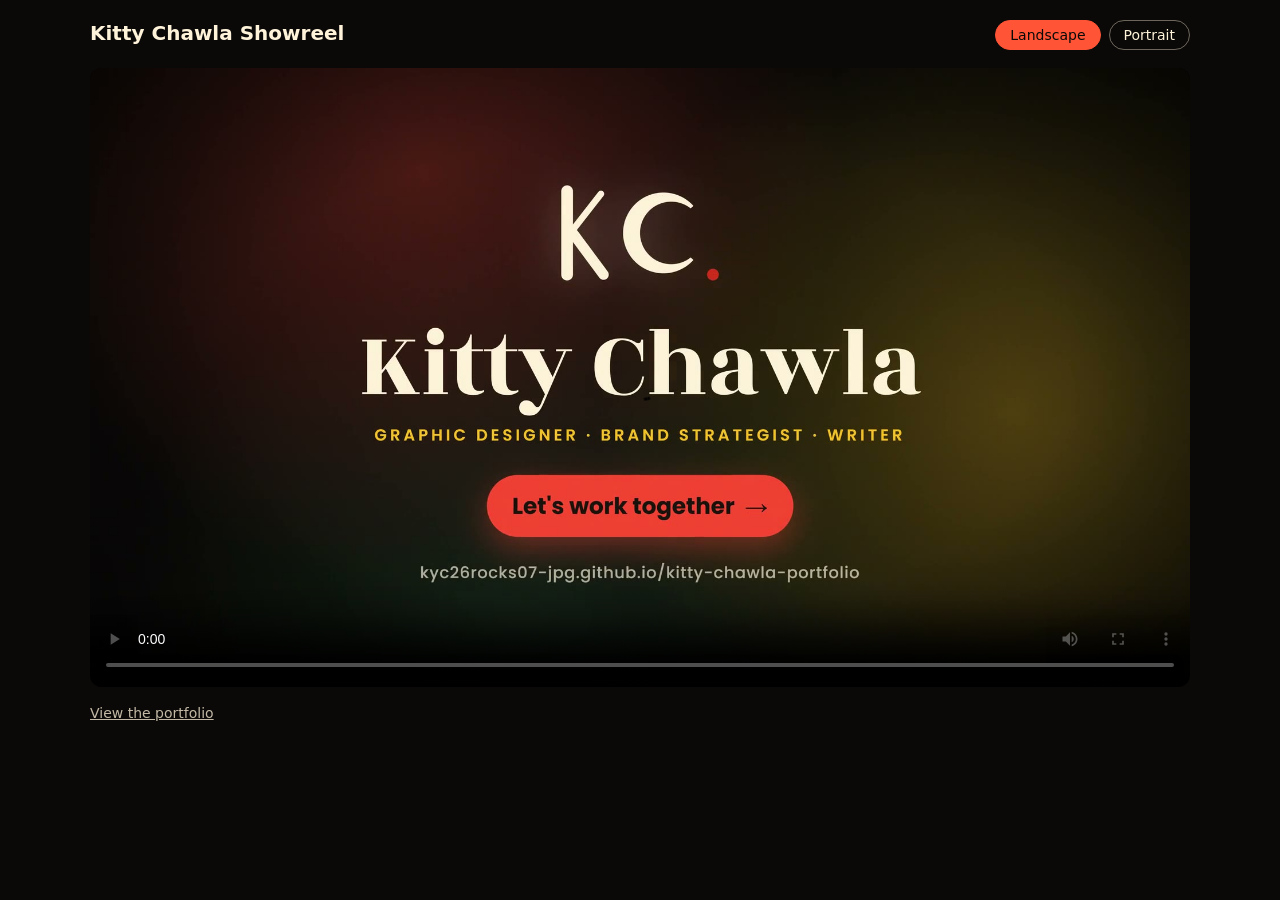
<file: showreel/index.html>
<!doctype html>
<html lang="en">
<head>
<meta charset="utf-8">
<meta name="viewport" content="width=device-width, initial-scale=1, viewport-fit=cover">
<title>Kitty Chawla | Showreel</title>
<meta name="description" content="30-second showreel: Kitty Chawla, graphic designer, brand strategist and writer.">
<link rel="icon" type="image/svg+xml" href="../assets/logo/kc-favicon.svg">
<style>
  :root { --cream: #FFF3DA; --ink: #0B0908; --tomato: #FF5436; }
  * { box-sizing: border-box; }
  body { margin: 0; min-height: 100vh; background: var(--ink); color: var(--cream); font-family: system-ui, -apple-system, "Segoe UI", sans-serif; padding: calc(20px + env(safe-area-inset-top)) 16px 32px; }
  header { max-width: 1100px; margin: 0 auto 18px; display: flex; align-items: baseline; justify-content: space-between; gap: 12px; flex-wrap: wrap; }
  h1 { margin: 0; font-size: 20px; font-weight: 600; }
  a { color: var(--cream); }
  .tabs { display: flex; gap: 8px; }
  .tabs button { font: inherit; font-size: 14px; color: var(--cream); background: transparent; border: 1.5px solid rgba(255,243,218,.4); border-radius: 999px; padding: 6px 14px; cursor: pointer; }
  .tabs button[aria-pressed="true"] { background: var(--tomato); border-color: var(--tomato); color: var(--ink); }
  main { max-width: 1100px; margin: 0 auto; display: grid; place-items: center; }
  video { display: block; background: #000; border-radius: 12px; max-width: 100%; }
  video.l { width: 100%; aspect-ratio: 16 / 9; }
  video.p { height: min(82vh, 900px); aspect-ratio: 9 / 16; }
  video[hidden] { display: none; }
  p.back { max-width: 1100px; margin: 18px auto 0; font-size: 14px; opacity: .75; }
</style>
</head>
<body>
<header>
  <h1>Kitty Chawla Showreel</h1>
  <div class="tabs" role="group" aria-label="Format">
    <button id="bl" aria-pressed="false">Landscape</button>
    <button id="bp" aria-pressed="false">Portrait</button>
  </div>
</header>
<main>
  <video id="vl" class="l" src="showreel-landscape.mp4" poster="poster-landscape.jpg" controls playsinline preload="metadata"></video>
  <video id="vp" class="p" src="showreel-portrait.mp4" poster="poster-portrait.jpg" controls playsinline preload="metadata"></video>
</main>
<p class="back"><a href="../">View the portfolio</a></p>
<script>
  // show portrait on tall screens (phones), landscape elsewhere; buttons switch
  const vl = document.getElementById('vl'), vp = document.getElementById('vp'), bl = document.getElementById('bl'), bp = document.getElementById('bp');
  const pick = p => { vl.hidden = p; vp.hidden = !p; bl.setAttribute('aria-pressed', !p); bp.setAttribute('aria-pressed', p); (p ? vl : vp).pause(); };
  bl.onclick = () => pick(false); bp.onclick = () => pick(true);
  pick(innerHeight > innerWidth);
</script>
</body>
</html>
</file>
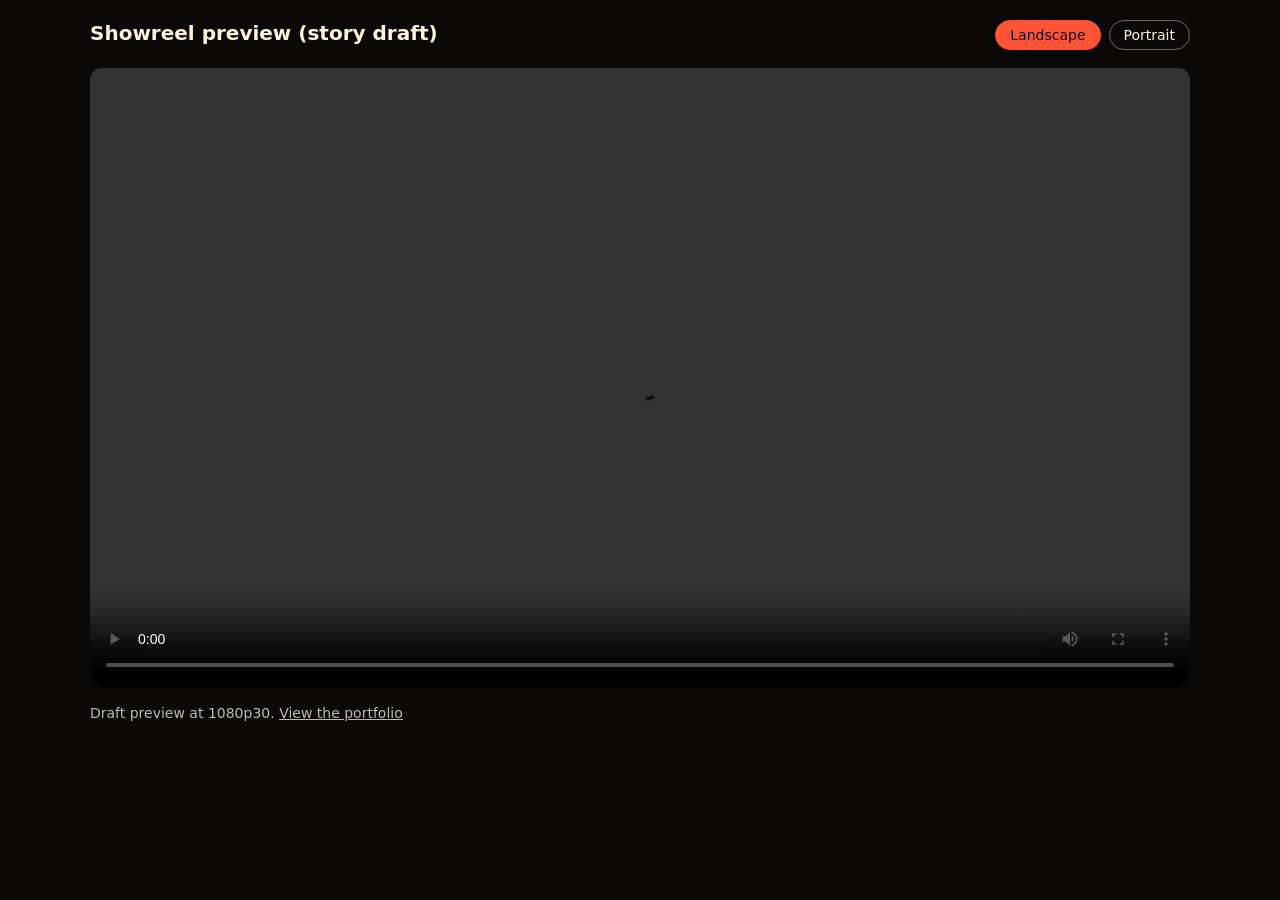
<file: showreel/preview/index.html>
<!doctype html>
<html lang="en">
<head>
<meta charset="utf-8">
<meta name="viewport" content="width=device-width, initial-scale=1, viewport-fit=cover">
<title>Kitty Chawla | Showreel preview</title>
<meta name="description" content="30-second showreel: Kitty Chawla, graphic designer, brand strategist and writer.">
<link rel="icon" type="image/svg+xml" href="../../assets/logo/kc-favicon.svg">
<style>
  :root { --cream: #FFF3DA; --ink: #0B0908; --tomato: #FF5436; }
  * { box-sizing: border-box; }
  body { margin: 0; min-height: 100vh; background: var(--ink); color: var(--cream); font-family: system-ui, -apple-system, "Segoe UI", sans-serif; padding: calc(20px + env(safe-area-inset-top)) 16px 32px; }
  header { max-width: 1100px; margin: 0 auto 18px; display: flex; align-items: baseline; justify-content: space-between; gap: 12px; flex-wrap: wrap; }
  h1 { margin: 0; font-size: 20px; font-weight: 600; }
  a { color: var(--cream); }
  .tabs { display: flex; gap: 8px; }
  .tabs button { font: inherit; font-size: 14px; color: var(--cream); background: transparent; border: 1.5px solid rgba(255,243,218,.4); border-radius: 999px; padding: 6px 14px; cursor: pointer; }
  .tabs button[aria-pressed="true"] { background: var(--tomato); border-color: var(--tomato); color: var(--ink); }
  main { max-width: 1100px; margin: 0 auto; display: grid; place-items: center; }
  video { display: block; background: #000; border-radius: 12px; max-width: 100%; }
  video.l { width: 100%; aspect-ratio: 16 / 9; }
  video.p { height: min(82vh, 900px); aspect-ratio: 9 / 16; }
  video[hidden] { display: none; }
  p.back { max-width: 1100px; margin: 18px auto 0; font-size: 14px; opacity: .75; }
</style>
</head>
<body>
<header>
  <h1>Showreel preview (story draft)</h1>
  <div class="tabs" role="group" aria-label="Format">
    <button id="bl" aria-pressed="false">Landscape</button>
    <button id="bp" aria-pressed="false">Portrait</button>
  </div>
</header>
<main>
  <video id="vl" class="l" src="preview-landscape.mp4" controls playsinline preload="metadata"></video>
  <video id="vp" class="p" src="preview-portrait.mp4" controls playsinline preload="metadata"></video>
</main>
<p class="back">Draft preview at 1080p30. <a href="../../">View the portfolio</a></p>
<script>
  // show portrait on tall screens (phones), landscape elsewhere; buttons switch
  const vl = document.getElementById('vl'), vp = document.getElementById('vp'), bl = document.getElementById('bl'), bp = document.getElementById('bp');
  const pick = p => { vl.hidden = p; vp.hidden = !p; bl.setAttribute('aria-pressed', !p); bp.setAttribute('aria-pressed', p); (p ? vl : vp).pause(); };
  bl.onclick = () => pick(false); bp.onclick = () => pick(true);
  pick(innerHeight > innerWidth);
</script>
</body>
</html>
</file>
<file: style.css>
﻿:root {
  --cream: #FFF3DA;
  --ink: #1A1410;
  --ink-soft: #5B4E44;
  --tomato: #FF5436;
  --marigold: #FFC21F;
  --marigold-deep: #F2A900;
  --leaf: #2E5E3E;
  --sky: #A9D6FF;
  --pink: #FFB3C7;
  --brown: #34190D;
  --sand: #EADBC2;
  --paper: #F5EEDF;
  --font-display: "Rozha One", Georgia, serif;
  --font-body: "Poppins", system-ui, sans-serif;
  --font-hand: "Kalam", "Comic Sans MS", cursive;
  --font-read: "Lora", Georgia, serif;
  --gutter: clamp(18px, 4.5vw, 64px);
  --px: max(var(--gutter), calc((100% - 1320px) / 2));
  --sec-y: clamp(64px, 7.5vw, 112px);
  --head-gap: clamp(24px, 3.4vw, 48px);
  --ease: cubic-bezier(.2, .7, .2, 1);
  --spring: cubic-bezier(.3, 1.5, .5, 1);
}

*, *::before, *::after { box-sizing: border-box; }
html { scroll-behavior: smooth; scroll-padding-top: 70px; -webkit-text-size-adjust: 100%; text-size-adjust: 100%; -webkit-tap-highlight-color: transparent; }
body {
  margin: 0;
  background: var(--cream);
  color: var(--ink);
  font-family: var(--font-body);
  font-size: clamp(.98rem, .94rem + .22vw, 1.1rem);
  line-height: 1.6;
  -webkit-font-smoothing: antialiased;
  overflow-x: hidden;
}
body.is-reading { overflow: hidden; }
main { overflow-x: clip; }
img { display: block; max-width: 100%; height: auto; }
a { color: inherit; }
i, em, cite, address { font-style: normal; }
h1, h2, h3, p { margin-top: 0; }
button { font: inherit; color: inherit; }
.sr-only { position: absolute; width: 1px; height: 1px; overflow: hidden; clip: rect(0 0 0 0); white-space: nowrap; }
.skip { position: absolute; left: 12px; top: -60px; z-index: 100; background: var(--ink); color: var(--cream); padding: 8px 14px; border-radius: 8px; }
.skip:focus { top: 12px; }
.label { font-family: var(--font-body); font-weight: 600; font-size: .72rem; letter-spacing: .14em; text-transform: uppercase; margin: 0 0 1rem; }
.label--light { color: var(--marigold); }
.label--tom { color: var(--tomato); }
.display { font-family: var(--font-display); font-weight: 400; font-size: clamp(2.6rem, 7.6vw, 6.6rem); line-height: .96; letter-spacing: -.01em; margin: 0 0 1rem; }
.display--light { color: var(--cream); }
:focus-visible { outline: 3px solid var(--tomato); outline-offset: 3px; }

/* paper grain on every flat colour */


/* NAV: one continuous bar that takes the colour of whatever it floats over */
.nav { position: fixed; z-index: 60; inset: 0 0 auto 0; --nav-bg: #FFF3DA; --nav-ink: #1A1410; color: var(--nav-ink); background: var(--nav-bg); transition: background-color .5s ease, color .5s ease, transform .55s var(--ease); }
.nav.is-hidden { transform: translateY(-101%); }
.nav.is-top { background: transparent; }
.nav__bar { display: flex; align-items: center; justify-content: space-between; gap: 1rem; padding: calc(10px + env(safe-area-inset-top)) max(var(--px), env(safe-area-inset-right)) 10px max(var(--px), env(safe-area-inset-left)); }
.nav__mark { display: block; flex: none; width: 58px; color: inherit; text-decoration: none; transition: transform .4s var(--spring); }
.nav__mark .kcmark { display: block; width: 100%; height: auto; overflow: visible; }
.nav__mark:hover { transform: rotate(-4deg) scale(1.06); }
.nav__mark:hover .kd { transform: translateY(-5px); }
.kd { transform-box: fill-box; transform-origin: center; transition: transform .45s var(--spring); }
.nav__links { position: relative; display: flex; align-items: center; gap: 2px; }
.nav__links a { position: relative; z-index: 1; text-decoration: none; font-weight: 500; font-size: .9rem; padding: 8px 14px; border-radius: 999px; white-space: nowrap; transition: color .3s; }
.nav__blob { position: absolute; z-index: 0; left: 0; top: 50%; height: 34px; width: 60px; margin-top: -17px; border-radius: 999px; background: var(--nav-ink); opacity: 0; transform: translateX(0); transition: transform .5s var(--spring), width .5s var(--spring), opacity .3s; }
.nav__links a.is-active { color: var(--nav-bg); }
.nav__cta { border: 1.5px solid currentColor; }
.nav__cta.is-active { border-color: transparent; }
.nav__progress { height: 3px; width: 100%; background: var(--tomato); transform: scaleX(0); transform-origin: left; }
@media (max-width: 760px) {
  .nav__mark { width: 46px; }
  .nav__links a { font-size: .76rem; padding: 7px 8px; }
  .nav__links a[data-sec="credentials"] { display: none; }
}
@media (max-width: 440px) { .nav__mark { width: 38px; } .nav__bar { gap: .4rem; } .nav__links a { padding: 7px 6px; font-size: .72rem; } }

/* CURSOR: a little paper sparkle sticker that leans into the motion, tags itself with a handwritten note and throws gulal on click */
.cursor { position: fixed; z-index: 120; left: 0; top: 0; pointer-events: none; opacity: 0; transition: opacity .25s; }
.cursor.is-on { opacity: 1; }
.cursor__pos { position: absolute; left: 0; top: 0; will-change: transform; }
.cursor__star { position: absolute; left: -17px; top: -17px; width: 34px; height: 34px; fill: var(--marigold); stroke: var(--ink); stroke-width: 2.4; transform: rotate(var(--cr, 0deg)) scale(var(--cscale, 1)); transition: fill .25s, scale .3s var(--spring); filter: drop-shadow(2px 3px 0 rgba(26,20,16,.85)); }
.cursor.is-link .cursor__star { fill: var(--tomato); scale: 1.35; }
.cursor.is-tag .cursor__star { fill: var(--cream); scale: .8; }
.cursor.is-down .cursor__star { scale: .7; }
.cursor__tag { position: absolute; left: 20px; top: 8px; padding: 1px 12px 3px; font-family: var(--font-hand); font-size: 1.05rem; line-height: 1.3; white-space: nowrap; color: var(--ink); background: var(--marigold); border: 2px solid var(--ink); border-radius: 4px 12px 12px 4px; transform: rotate(-4deg) scale(0); transform-origin: left center; transition: transform .35s var(--spring); box-shadow: 3px 3px 0 rgba(26,20,16,.85); }
.cursor.is-tag .cursor__tag { transform: rotate(-4deg) scale(1); }
.gulal { position: fixed; z-index: 119; left: 0; top: 0; width: 9px; height: 9px; margin: -4px 0 0 -4px; border-radius: 50%; pointer-events: none; }
@media (pointer: coarse) { .cursor { display: none; } }
@media (pointer: fine) { body.has-cursor, body.has-cursor a, body.has-cursor button { cursor: none; } }

/* DOODLES: drifting background shapes */
.doodles { position: absolute; inset: 0; overflow: hidden; pointer-events: none; z-index: 0; }
.dd { position: absolute; left: var(--x); top: var(--y); width: var(--s); height: var(--s); color: var(--c); fill: var(--c); opacity: var(--o, .55); transform: translate3d(0, var(--py, 0px), 0); }
.dd > svg { width: 100%; height: 100%; display: block; animation: drift var(--dur, 14s) ease-in-out var(--dly, 0s) infinite alternate; animation-play-state: paused; }
.doodles.live .dd > svg { animation-play-state: running; }
.wcard:not(.live) svg * { animation-play-state: paused; }
@media (max-width: 700px) { .dd:nth-child(n+6) { display: none; } .dd { opacity: .3; } }
.dd.spin > svg { animation-name: turn; animation-timing-function: linear; animation-direction: normal; }
.doodles--ink .dd { opacity: .35; }
@keyframes drift { 0% { transform: translate(0, 0) rotate(0deg); } 100% { transform: translate(var(--dx, 18px), var(--dy, -26px)) rotate(var(--rot, 14deg)); } }
@keyframes turn { to { transform: rotate(360deg); } }

/* HERO */
.hero { position: relative; height: 210vh; }
.hero__stick { --u: min(1vw, 1.55vh); --u: min(1vw, 1.55svh); position: sticky; top: 0; height: 100vh; height: 100svh; overflow: hidden; display: grid; place-items: center; padding: 84px var(--gutter) 48px; }
.hero__layer { position: absolute; inset: 0; pointer-events: none; }
.hero__layer--back { z-index: 1; }
.hero__layer--front { z-index: 3; }
.stk, .badge { position: absolute; left: var(--x); top: var(--y); width: var(--w, 120px); margin: 0; transform: translate3d(var(--px, 0px), var(--py, 0px), 0) rotate(calc(var(--r, 0deg) + var(--sr, 0deg))); will-change: transform; animation: pop-in .9s var(--spring) both; }
.stk img { border-radius: 6px; border: 2px solid var(--ink); background: #fff; box-shadow: 4px 5px 0 rgba(26,20,16,.9); }
/* masking tape */
.stk::before { content: ""; position: absolute; z-index: 2; left: 50%; top: -11px; width: 56px; height: 20px; margin-left: -28px; background: rgba(255, 194, 31, .82); transform: rotate(-3deg); box-shadow: 0 1px 2px rgba(0,0,0,.12); clip-path: polygon(0 0, 4% 30%, 0 60%, 3% 100%, 97% 100%, 100% 60%, 96% 30%, 100% 0); }
.stk figcaption { margin-top: 9px; font-family: var(--font-hand); font-size: clamp(.95rem, 1.2vw, 1.15rem); line-height: 1; text-align: center; }
.hero__layer--back .stk:nth-child(1) { animation-delay: .5s; } .hero__layer--back .stk:nth-child(2) { animation-delay: .65s; }
.hero__layer--front .stk:nth-child(1) { animation-delay: .8s; } .hero__layer--front .stk:nth-child(2) { animation-delay: .95s; } .hero__layer--front .stk:nth-child(3) { animation-delay: 1.1s; }
.badge { width: clamp(70px, calc(var(--u) * 9), 120px); }
.badge > * { transform-origin: 60px 60px; }
.badge path:first-child { }
@keyframes pop-in { from { opacity: 0; scale: .6; } to { opacity: 1; scale: 1; } }
.hero__copy { position: relative; z-index: 2; text-align: center; max-width: 1200px; transform: translate3d(0, var(--cy, 0px), 0) scale(var(--cs, 1)); transform-origin: 50% 40%; }
.hero__kicker { animation: rise .8s var(--ease) .2s both; }
.hero__title { margin: 0; font-family: var(--font-display); font-weight: 400; line-height: .84; letter-spacing: -.015em; }
.hero__first, .hero__last { display: block; }
.hero__first { font-size: clamp(4.6rem, calc(var(--u) * 23), 20rem); }
.hero__last { font-size: clamp(3.4rem, calc(var(--u) * 16.5), 14.5rem); color: var(--tomato); margin-top: -.02em; }
.hero__first span, .hero__last span { display: inline-block; transform: translateY(var(--ty, 0px)); animation: letter-in .9s var(--spring) both; animation-delay: calc(var(--i, 0) * 70ms + .1s); transition: color .25s; }
.hero__first span:hover { color: var(--tomato); animation: none; }
.hero__last span:hover { color: var(--ink); }
@keyframes letter-in { from { opacity: 0; transform: translateY(.55em) rotate(6deg); } to { opacity: 1; transform: none; } }
@keyframes rise { from { opacity: 0; transform: translateY(14px); } to { opacity: 1; transform: none; } }
.hero__lede { max-width: 33ch; margin: calc(var(--u) * 1.2) auto 0; font-size: clamp(.95rem, calc(var(--u) * 1.5), 1.35rem); font-weight: 500; line-height: 1.45; opacity: var(--lo, 1); animation: rise .9s var(--ease) 1s both; }
@media (max-width: 760px), (max-width: 1100px) and (orientation: portrait) {
  .hero { height: 125vh; }
  /* phones: the hero is a column (stickers, name, stickers), so nothing can sit on top of the text */
  .hero__stick { display: flex; flex-direction: column; justify-content: center; align-items: stretch; gap: 20px; padding: calc(72px + env(safe-area-inset-top)) 16px 24px; }
  .hero__layer { position: relative; inset: auto; display: flex; justify-content: center; gap: 6vw; }
  .stk { position: relative; left: auto; top: auto; width: min(34vw, 17svh); }
  .hero__layer .stk:nth-of-type(2) { margin-top: 16px; }
  .badge, .hero__layer--front .stk:nth-child(3) { display: none; }
  .hero__first { font-size: min(25vw, 13.5svh); }
  .hero__last { font-size: min(18vw, 10svh); }
  .hero__lede { font-size: .98rem; margin-top: 1rem; }
  .hero__kicker { font-size: .64rem; margin-bottom: .6rem; }
}
@media (max-width: 760px) and (max-height: 600px) { .hero__layer--back { display: none; } }
@media (max-width: 760px) and (max-height: 700px) {
  .hero__stick { gap: 10px; padding-top: calc(60px + env(safe-area-inset-top)); }
  .hero__lede { margin-top: .6rem; font-size: .9rem; }
}
/* TICKER */
.ticker { position: relative; z-index: 4; overflow: hidden; background: var(--ink); color: var(--cream); transform: skewY(calc(-1deg + var(--sk, 0deg))); margin: -6px -2vw 0; }
.ticker__track { display: flex; align-items: center; gap: 1.6rem; width: max-content; padding: .75rem 0; font-family: var(--font-display); font-size: clamp(1.2rem, 2.6vw, 2rem); animation: marquee 34s linear infinite; }
.ticker i { display: block; width: 12px; height: 12px; border-radius: 50%; background: var(--marigold); flex: none; }

/* INTRO */
.intro { position: relative; padding: clamp(72px, 9vw, 128px) var(--px) clamp(44px, 5vw, 76px); }
.intro__text { position: relative; z-index: 1; margin: 0; max-width: 22ch; font-family: var(--font-display); font-weight: 400; font-size: clamp(2.2rem, 6vw, 5rem); line-height: 1.04; letter-spacing: -.01em; }

/* split-word reveal */
.wd { display: inline-block; overflow: hidden; vertical-align: top; padding-bottom: .12em; margin-bottom: -.12em; }
.wd > span { display: inline-block; transform: translateY(108%); transition: transform 1.5s cubic-bezier(.16, .84, .24, 1); transition-delay: calc(var(--i, 0) * 110ms + 60ms); }
.in .wd > span, .wd.in > span { transform: none; }

/* scalloped paper edge on top of coloured sections */
.scallop { position: relative; }
.scallop::before { content: ""; position: absolute; z-index: 3; left: 0; right: 0; top: -13px; height: 14px; background: radial-gradient(circle at 13px 0, transparent 12px, var(--bg) 12.5px) 0 0 / 26px 14px repeat-x; pointer-events: none; }

/* PAN */
.pan { background: var(--marigold); }
.pan__stick { position: sticky; top: 0; height: 100vh; height: 100svh; overflow: hidden; display: flex; flex-direction: column; justify-content: center; gap: 1.3rem; padding-top: 70px; }
.pan__head, .pan__track { position: relative; z-index: 1; }
.pan__head { padding: 0 var(--px); max-width: 62rem; }
.pan__head .display { font-size: clamp(2.8rem, 7.6vw, 6.6rem); margin-bottom: .4rem; }
.pan__sub { margin: 0; max-width: 46ch; font-weight: 500; }
.pan__track { display: flex; align-items: center; gap: clamp(16px, 2.4vw, 34px); padding: 0 var(--px); width: max-content; will-change: transform; }
.card { position: relative; margin: 0; flex: none; border-radius: 10px; overflow: visible; border: 2px solid var(--ink); background: #fff; box-shadow: 4px 5px 0 rgba(26,20,16,.9); transform: perspective(900px) rotate(var(--r, 0deg)) rotateX(var(--tx, 0deg)) rotateY(var(--ty, 0deg)); transition: transform .4s var(--ease), box-shadow .3s; }
.card:hover { box-shadow: 7px 9px 0 rgba(26,20,16,.9); }
.card::before { content: ""; position: absolute; z-index: 2; left: 50%; top: -11px; width: 52px; height: 19px; margin-left: -26px; background: rgba(255, 243, 218, .75); transform: rotate(2deg); box-shadow: 0 1px 2px rgba(0,0,0,.12); clip-path: polygon(0 0, 4% 30%, 0 60%, 3% 100%, 97% 100%, 100% 60%, 96% 30%, 100% 0); }
.card.sq { height: clamp(220px, 40vh, 420px); aspect-ratio: 1; }
.card.ph { height: clamp(260px, 46vh, 500px); aspect-ratio: 1206/2622; }
.card img { width: 100%; height: 100%; object-fit: cover; border-radius: 8px; }

/* CENT SPICES */
.cent { background: var(--brown); color: var(--cream); padding: var(--sec-y) var(--px); overflow-x: clip; }
.cent__inner { position: relative; z-index: 1; display: grid; grid-template-columns: minmax(0, 1fr) minmax(0, 1.2fr); gap: clamp(24px, 5vw, 80px); align-items: center; }
.cent__copy .display { font-size: clamp(2.8rem, 7.4vw, 6.4rem); }
.cent__copy .display .hl { color: var(--marigold); }
.cent__copy p:last-child { max-width: 36ch; font-size: 1.05rem; }
.cent__fan { position: relative; display: flex; justify-content: center; min-height: clamp(380px, 60vw, 640px); }
.cent__fan .ph { position: absolute; margin: 0; width: clamp(150px, 24vw, 280px); aspect-ratio: 1206/2622; border-radius: 22px; overflow: hidden; border: 2px solid var(--cream); box-shadow: 0 24px 40px -18px rgba(0,0,0,.6); transform: translate3d(var(--fx, 0px), var(--fy, 0px), 0) rotate(var(--fr, 0deg)); will-change: transform; }
.cent__fan img { width: 100%; height: 100%; object-fit: cover; }
@media (max-width: 800px) { .cent__inner { grid-template-columns: 1fr; } }

/* ESSENCE: the quiet act */
.essence { background: var(--sand); padding: var(--sec-y) var(--px); }
.essence__inner { position: relative; z-index: 1; }
.essence__line { margin: 0 0 var(--head-gap); max-width: 20ch; font-family: var(--font-display); font-weight: 400; font-size: clamp(2.3rem, 6vw, 5rem); line-height: 1.06; }
.essence__line .rv { display: inline-block; }
.essence__row { display: grid; grid-template-columns: .8fr 1fr .8fr; gap: clamp(14px, 3vw, 44px); align-items: end; }
.essence__row figure { margin: 0; border-radius: 4px; overflow: hidden; box-shadow: 0 30px 50px -30px rgba(52,25,13,.5); }
.essence__row figure:nth-child(2) { transform: translateY(var(--ey, -8%)); }
.essence__row img { width: 100%; height: auto; }
.essence__note { margin: 2.2rem 0 0; max-width: 40ch; font-family: var(--font-hand); font-size: 1.3rem; color: var(--ink-soft); }
@media (max-width: 700px) { .essence__row { grid-template-columns: 1fr 1fr; } .essence__row figure:nth-child(2) { grid-column: 1 / -1; order: -1; transform: none; } }

/* reveal helper */
.rv { opacity: 0; transform: translateY(18px); transition: opacity 1.5s cubic-bezier(.22, .8, .24, 1) var(--d, 0s), transform 1.5s cubic-bezier(.16, .84, .24, 1) var(--d, 0s); }
.rv.in { opacity: 1; transform: none; }

/* SAFE: drag pile */
.safe { background: var(--sky); padding: var(--sec-y) var(--px) calc(var(--sec-y) * .75); overflow-x: clip; }
.safe__head { position: relative; z-index: 1; margin: 0 0 var(--head-gap); }
.safe__head .display .hl { color: var(--tomato); }
.safe__head p:last-child { max-width: 52ch; font-weight: 500; }
.hint { display: inline-block; font-family: var(--font-hand); font-weight: 400; font-size: 1rem; background: var(--ink); color: var(--cream); padding: 0 12px; border-radius: 99px; margin-left: .3rem; }
@media (pointer: coarse) { .hint { display: none; } }
.safe__pile { position: relative; z-index: 1; height: clamp(340px, 46vw, 600px); }
.drag { position: absolute; left: var(--x); top: var(--y); width: var(--w); margin: 0; border: 2px solid var(--ink); border-radius: 8px; overflow: hidden; box-shadow: 4px 5px 0 rgba(26,20,16,.9); background: #fff; transform: translate3d(var(--dx, 0px), var(--dy, 0px), 0) rotate(var(--r, 0deg)); user-select: none; touch-action: pan-y; transition: box-shadow .2s; }
.drag.is-dragging { box-shadow: 10px 14px 0 rgba(26,20,16,.9); }
.drag img { width: 100%; height: auto; pointer-events: none; }

/* RANGE */
.range { background: var(--ink); color: var(--cream); padding: var(--sec-y) var(--px); }
.range > * { position: relative; z-index: 1; }
.range > .doodles { position: absolute; z-index: 0; }
.range__title { margin: 0 0 var(--head-gap); font-family: var(--font-display); font-weight: 400; font-size: clamp(2.5rem, 6.6vw, 5.6rem); line-height: 1; max-width: 18ch; }
.range__title .hl { color: var(--marigold); }
.range__grid { display: grid; grid-template-columns: repeat(3, 1fr); gap: clamp(14px, 2.5vw, 36px); align-items: start; }
.wipe { margin: 0; clip-path: inset(0 100% 0 0); transition: clip-path 1.6s cubic-bezier(.65, 0, .35, 1) var(--d, 0s); }
.wipe.in { clip-path: inset(0 0 0 0); }
.wipe img { width: 100%; height: auto; border-radius: 6px; }
.wipe figcaption { margin: .9rem 0 0; color: var(--marigold); }
.wipe:nth-child(2) { margin-top: clamp(0px, 5vw, 70px); }
.range__more { margin: 3rem 0 0; color: #CDBFAE; }
.range__more a { color: var(--cream); text-decoration-color: var(--tomato); text-underline-offset: 4px; }
@media (max-width: 700px) { .range__grid { grid-template-columns: 1fr; } .wipe:nth-child(2) { margin-top: 0; } }

/* STRATEGY CORNER */
.corner { background: var(--leaf); color: var(--cream); padding: var(--sec-y) var(--px); overflow-x: clip; }
.corner__inner { position: relative; z-index: 1; }
.corner__head .display { font-size: clamp(2.3rem, 5.8vw, 4.8rem); max-width: 24ch; }
.corner__dek { max-width: 46ch; font-weight: 400; opacity: .9; }
.corner__board { display: grid; grid-template-columns: minmax(200px, 270px) 1fr; gap: clamp(20px, 4vw, 56px); margin-top: var(--head-gap); align-items: start; }
.tabs { display: flex; flex-direction: column; gap: 10px; position: sticky; top: 90px; }
.tabs button { position: relative; text-align: left; border: 0; border-radius: 6px 22px 22px 6px; background: var(--tone, #FFC21F); background: color-mix(in srgb, var(--tone, #FFC21F) 92%, #fff); color: var(--ink); padding: 12px 16px 12px 36px; font-weight: 600; font-size: .98rem; line-height: 1.2; transform: translateX(var(--tabx, 0px)); transition: transform .4s var(--spring), box-shadow .3s, filter .3s; filter: saturate(.75) brightness(.92); }
.tabs button::before { content: ""; position: absolute; left: 12px; top: 50%; width: 10px; height: 10px; margin-top: -5px; border-radius: 50%; background: var(--leaf); }
.tabs button small { display: block; font-weight: 400; font-size: .72rem; opacity: .75; margin-top: 2px; }
.tabs button:hover { --tabx: 8px; }
.tabs button[aria-selected="true"] { --tabx: 18px; filter: none; box-shadow: 4px 5px 0 rgba(0,0,0,.35); }
.panel[hidden] { display: none; }
.panel__brand { font-family: var(--font-display); font-weight: 400; font-size: clamp(2rem, 4.4vw, 3.6rem); line-height: 1; margin: 0 0 .6rem; }
.panel__plan { max-width: 56ch; margin: 0 0 1.6rem; opacity: .92; }
.notes { list-style: none; margin: 0; padding: 0; display: grid; grid-template-columns: repeat(auto-fill, minmax(220px, 1fr)); gap: 18px 20px; }
.note { position: relative; background: var(--n, #FFC21F); color: var(--ink); padding: 22px 18px 18px; font-size: .92rem; line-height: 1.5; border-radius: 2px 2px 14px 2px; box-shadow: 0 14px 22px -14px rgba(0,0,0,.55); transform: rotate(var(--r, 0deg)); animation: note-in 1s cubic-bezier(.16, .84, .24, 1) both; animation-delay: calc(var(--k, 0) * 120ms); transition: transform .35s var(--spring); }
.note:hover { transform: rotate(0deg) translateY(-4px) scale(1.02); }
.note::before { content: ""; position: absolute; top: 8px; left: 50%; width: 12px; height: 12px; margin-left: -6px; border-radius: 50%; background: radial-gradient(circle at 35% 35%, #fff 0 18%, var(--tomato) 20%); box-shadow: 0 2px 3px rgba(0,0,0,.3); }
.note b { display: block; font-family: var(--font-hand); font-size: 1.18rem; font-weight: 700; line-height: 1.1; margin-bottom: 6px; }
@keyframes note-in { from { opacity: 0; transform: translateY(24px) rotate(calc(var(--r, 0deg) * 3)); } to { opacity: 1; } }
@media (max-width: 860px) {
  .corner__board { grid-template-columns: 1fr; }
  .tabs { flex-direction: row; overflow-x: auto; position: static; padding-bottom: 8px; scrollbar-width: none; }
  .tabs button { flex: none; border-radius: 999px; padding: 10px 16px; }
  .tabs button::before { display: none; }
  .tabs button small { display: none; }
  .tabs button[aria-selected="true"], .tabs button:hover { --tabx: 0px; }
}

/* CERTIFICATIONS (placeholders) */
.creds { position: relative; padding: var(--sec-y) var(--px); background: var(--cream); }
.creds > *:not(.doodles) { position: relative; z-index: 1; }
.creds__head .display { font-size: clamp(2.3rem, 5.8vw, 4.8rem); max-width: 24ch; }
.creds__grid { list-style: none; margin: var(--head-gap) 0 0; padding: 0; display: grid; grid-template-columns: repeat(3, minmax(0, 1fr)); gap: clamp(16px, 2.4vw, 32px); align-items: start; }
.cert { background: #fff; border: 2px solid var(--ink); border-radius: 8px; box-shadow: 4px 5px 0 rgba(26,20,16,.9); transform: rotate(var(--cr, 0deg)); transition: transform .4s var(--spring); }
.cert:nth-child(1) { --cr: -1deg; } .cert:nth-child(2) { --cr: .8deg; } .cert:nth-child(3) { --cr: -.6deg; }
.cert:hover { transform: rotate(0deg) translateY(-6px); }
.cert:active { transform: rotate(0deg) scale(.98); }
.cert__link { display: block; padding: 12px 12px 18px; color: inherit; text-decoration: none; }
.cert__img { position: relative; aspect-ratio: 4 / 3; background: var(--paper); border: 1.5px solid rgba(26,20,16,.18); border-radius: 4px; overflow: hidden; margin-bottom: 14px; }
.cert__img img { position: absolute; inset: 0; display: block; width: 100%; height: 100%; object-fit: contain; }
.cert h3 { font-family: var(--font-display); font-weight: 400; font-size: 1.35rem; line-height: 1.12; margin: 0 0 6px; }
.cert .label { margin: 0; color: var(--ink-soft); font-size: .7rem; line-height: 1.5; }
.cert__more { margin: 10px 0 0; font-size: .85rem; font-weight: 600; color: var(--tomato); }

/* WRITING: the page turns to paper */
.writing { position: relative; background: var(--tomato); color: var(--ink); padding: calc(var(--sec-y) * 1.3) var(--px) var(--sec-y); }
.paper { position: absolute; inset: 0; background: var(--paper); clip-path: circle(var(--pr, 0%) at 50% 4%); }
.paper::after { content: ""; position: absolute; inset: 0; opacity: .5; mix-blend-mode: multiply; background-image: radial-gradient(rgba(60,40,20,.12) 1px, transparent 1.2px); background-size: 5px 5px; }
.writing__inner { position: relative; z-index: 1; }
.writing__head { margin-bottom: var(--head-gap); }
.writing__title { margin: 0 0 1rem; font-family: var(--font-display); font-weight: 400; font-size: clamp(2.6rem, 6.8vw, 5.6rem); line-height: 1; max-width: 18ch; }
.writing__dek { margin: 0; font-family: var(--font-read); font-size: 1.15rem; color: var(--ink-soft); max-width: 44ch; }
.filters { display: flex; flex-wrap: wrap; gap: 10px; margin-bottom: clamp(20px, 3vw, 34px); }
.chip { border: 1.5px solid var(--ink); background: transparent; border-radius: 999px; padding: 7px 18px; font-weight: 500; font-size: .88rem; cursor: pointer; transition: background-color .25s, color .25s, transform .3s var(--spring); }
.chip:hover { transform: translateY(-2px); }
.chip.is-on { background: var(--ink); color: var(--paper); }
.shelf { list-style: none; margin: 0; padding: 0; display: grid; grid-template-columns: repeat(auto-fill, minmax(min(100%, 270px), 1fr)); gap: clamp(18px, 2.4vw, 32px); }
.wcard { transition: opacity .4s, transform .5s var(--spring); }
.wcard.is-out { display: none; }
.wcard > button { display: flex; flex-direction: column; width: 100%; height: 100%; text-align: left; border: 2px solid var(--ink); border-radius: 10px; background: #fff; padding: 0; overflow: hidden; box-shadow: 4px 5px 0 rgba(26,20,16,.9); transform: perspective(900px) rotateX(var(--tx, 0deg)) rotateY(var(--ty, 0deg)); transition: transform .35s var(--ease), box-shadow .3s; cursor: pointer; }
.wcard > button:hover { box-shadow: 8px 10px 0 rgba(26,20,16,.9); }
.wcard__art { display: block; background: var(--tone); aspect-ratio: 4/3; overflow: hidden; border-bottom: 2px solid var(--ink); }
.wcard__art svg { width: 100%; height: 100%; display: block; transition: transform .6s var(--spring); }
.wcard > button:hover .wcard__art svg { transform: scale(1.08); }
.wcard__kind { display: block; margin: 16px 18px 6px; color: var(--tomato); font-size: .66rem; }
.wcard__title { display: block; margin: 0 18px 8px; font-family: var(--font-display); font-size: 1.45rem; line-height: 1.08; }
.wcard__dek { display: block; margin: 0 18px 20px; font-family: var(--font-read); font-size: .94rem; color: var(--ink-soft); line-height: 1.45; }

/* illustration fills and motion */
svg .f-ink { fill: var(--ink); } svg .f-cream { fill: var(--cream); } svg .f-tom { fill: var(--tomato); } svg .f-mar { fill: var(--marigold); } svg .f-mar2 { fill: var(--marigold-deep); } svg .f-leaf { fill: var(--leaf); } svg .f-sky { fill: var(--sky); } svg .f-pink { fill: var(--pink); } svg .f-brown { fill: var(--brown); } svg .f-skin { fill: #F0C29A; }
svg [class*="a-"] { transform-box: fill-box; transform-origin: center; }
.a-pulse { animation: pulse 2.6s ease-in-out infinite; }
.a-twinkle { animation: twinkle 2.4s ease-in-out infinite; }
.a-smoke { animation: smoke 3.2s ease-out infinite; opacity: 0; }
.a-glow { animation: glow 3s ease-in-out infinite; }
.a-wave { transform-origin: 0 100%; animation: waveh 1.4s ease-in-out infinite alternate; }
.a-wave2 { transform-origin: 50% 100%; animation: waveh2 1.1s ease-in-out infinite alternate; }
.a-bob { animation: bob 2.8s ease-in-out infinite; }
.a-scribble { stroke-dasharray: 220; animation: scribble 3s ease-in-out infinite alternate; }
.a-drip { animation: drip 2.4s ease-in infinite; }
.a-pop { animation: popup 2.6s ease-in-out infinite; }
.a-scan { animation: scan 4s ease-in-out infinite alternate; }
.a-flicker { animation: flicker 3s ease-in-out infinite; }
.a-beat { animation: beat 1.2s ease-in-out infinite; }
.a-blink { animation: blink 1.4s steps(2) infinite; }
.a-rise-sun { animation: sunrise 5s ease-in-out infinite alternate; }
.a-leaf { animation: leafy 4s ease-in-out infinite; }
.a-sweep { transform-origin: 146px 66px; animation: sweep 1.6s ease-in-out infinite alternate; }
.a-flag { transform-origin: 54px 40px; animation: flagw 2.2s ease-in-out infinite alternate; }
.a-spin { animation: turn 14s linear infinite; }
.a-apart-l { animation: apartl 5s ease-in-out infinite alternate; }
.a-apart-r { animation: apartr 5s ease-in-out infinite alternate; }
.a-fly { animation: fly 6s ease-in-out infinite alternate; }
.a-drone { animation: hover 3s ease-in-out infinite; }
.a-rotor { animation: rotor .12s linear infinite alternate; }
.a-rain { animation: rain 1s linear infinite; }
.a-tail { transform-origin: 82px 138px; animation: wag .5s ease-in-out infinite alternate; }
.a-sway { transform-origin: 50% 100%; animation: sway 3s ease-in-out infinite alternate; }
.a-bow { animation: bow 3s ease-in-out infinite; }
.a-coin { animation: coin 3.4s ease-in-out infinite; }
.a-shrink { animation: shrink 3s ease-in-out infinite alternate; }
.a-grow { transform-origin: 50% 100%; animation: grow 4s ease-in-out infinite alternate; }
.a-crane { animation: crane 3s ease-in-out infinite alternate; }
.a-point { animation: point 1.6s ease-in-out infinite alternate; }
.a-spark { animation: spark 1.8s ease-in-out infinite; }
.a-shake { animation: shake 2.4s ease-in-out infinite; }
.a-wavefade path { animation: wavefade 1.8s ease-out infinite; }
.a-up { animation: up 3.6s ease-in infinite; }
@keyframes pulse { 50% { transform: scale(1.12); } }
@keyframes twinkle { 50% { opacity: .25; transform: scale(.8); } }
@keyframes smoke { 0% { opacity: 0; transform: translate(0, 0) scale(.6); } 25% { opacity: .9; } 100% { opacity: 0; transform: translate(14px, -34px) scale(1.8); } }
@keyframes glow { 50% { opacity: .55; } }
@keyframes waveh { to { transform: rotate(-24deg); } }
@keyframes waveh2 { to { transform: rotate(-16deg); } }
@keyframes bob { 50% { transform: translateY(-5px); } }
@keyframes scribble { from { stroke-dashoffset: 220; } to { stroke-dashoffset: 0; } }
@keyframes drip { 0% { transform: translateY(-4px); opacity: 0; } 30% { opacity: 1; } 100% { transform: translateY(26px); opacity: 0; } }
@keyframes popup { 0%, 100% { transform: scale(.6); opacity: .4; } 50% { transform: scale(1.1); opacity: 1; } }
@keyframes scan { from { transform: translateX(-34px) rotate(-6deg); } to { transform: translateX(46px) rotate(5deg); } }
@keyframes flicker { 0%, 100% { opacity: .35; } 45% { opacity: .2; } 50% { opacity: .4; } }
@keyframes beat { 50% { transform: scale(1.22); } }
@keyframes blink { 50% { opacity: 0; } }
@keyframes sunrise { from { transform: translateY(14px); } to { transform: translateY(-8px); } }
@keyframes leafy { 0% { transform: translate(0, 0) rotate(0deg); } 50% { transform: translate(24px, -16px) rotate(140deg); } 100% { transform: translate(0, 0) rotate(300deg); } }
@keyframes sweep { to { transform: rotate(-14deg); } }
@keyframes flagw { from { transform: skewY(-3deg) scaleX(1); } to { transform: skewY(4deg) scaleX(.95); } }
@keyframes apartl { to { transform: translateX(-34px); } }
@keyframes apartr { to { transform: translateX(34px); } }
@keyframes fly { from { transform: translate(0, 0) rotate(-6deg); } to { transform: translate(150px, 30px) rotate(10deg); } }
@keyframes hover { 50% { transform: translateY(-9px); } }
@keyframes rotor { from { transform: scaleX(1); } to { transform: scaleX(.35); } }
@keyframes rain { from { transform: translateY(-10px); } to { transform: translateY(12px); } }
@keyframes wag { to { transform: rotate(-22deg); } }
@keyframes sway { to { transform: rotate(8deg); } }
@keyframes bow { 50% { transform: translateY(4px) rotate(-3deg); } }
@keyframes coin { 0%, 100% { transform: scaleX(1); } 50% { transform: scaleX(.18); } }
@keyframes shrink { to { transform: scale(.45); opacity: .5; } }
@keyframes grow { from { transform: scaleY(.55); } to { transform: scaleY(1); } }
@keyframes crane { to { transform: translateX(46px); } }
@keyframes point { to { transform: translateX(-10px); } }
@keyframes spark { 50% { transform: scale(1.5) rotate(30deg); opacity: .7; } }
@keyframes shake { 0%, 100% { transform: rotate(0); } 10% { transform: rotate(-5deg); } 20% { transform: rotate(4deg); } 30% { transform: rotate(0); } }
@keyframes wavefade { 0% { opacity: 0; transform: translateX(-8px); } 40% { opacity: 1; } 100% { opacity: 0; transform: translateX(10px); } }
@keyframes up { 0% { transform: translateY(0) scale(.7); opacity: 0; } 20% { opacity: 1; } 100% { transform: translateY(-46px) scale(1.1); opacity: 0; } }

/* READER */
.reader { position: fixed; inset: 0; z-index: 100; display: flex; flex-direction: column; background: var(--paper); transform: translateY(100%); transition: transform .7s var(--ease); }
.reader[hidden] { display: none; }
.reader.is-open { transform: none; }
.reader__bar { flex: none; display: flex; align-items: center; gap: 1rem; padding: calc(12px + env(safe-area-inset-top)) var(--gutter) 12px; background: var(--paper); border-bottom: 1.5px solid var(--ink); position: relative; z-index: 2; }
.reader__close { border: 1.5px solid var(--ink); background: var(--ink); color: var(--paper); border-radius: 999px; padding: 6px 18px; font-weight: 600; font-size: .86rem; cursor: pointer; transition: transform .3s var(--spring); }
.reader__close:hover { transform: rotate(-3deg) scale(1.05); }
.reader__kind { margin: 0; color: var(--tomato); }
.reader__prog { position: absolute; left: 0; bottom: -2px; height: 3px; width: 100%; background: var(--tomato); transform: scaleX(var(--p, 0)); transform-origin: left; }
.reader__scroll { flex: 1; overflow-y: auto; -webkit-overflow-scrolling: touch; display: grid; grid-template-columns: minmax(280px, 42%) 1fr; align-items: start; scroll-behavior: auto; overscroll-behavior: contain; }
.reader__art { position: sticky; top: 0; height: calc(100vh - 56px); height: calc(100svh - 56px); background: var(--tone, #FFC21F); border-right: 1.5px solid var(--ink); display: grid; place-items: center; overflow: hidden; }
.reader__art svg { position: relative; width: 100%; max-width: 680px; height: auto; }
.reader__art .doodles { opacity: .7; }
.reader__text { padding: clamp(40px, 6vw, 90px) var(--gutter) clamp(80px, 10vw, 160px); max-width: 46rem; margin: 0 auto; width: 100%; }
.reader__title { font-family: var(--font-display); font-weight: 400; font-size: clamp(2rem, 4.4vw, 3.6rem); line-height: 1.04; margin: 0 0 1.6rem; }
.reader__body { font-family: var(--font-read); font-size: clamp(1.06rem, 1rem + .3vw, 1.22rem); line-height: 1.8; }
.reader__body p { margin: 0 0 1.4em; opacity: 0; transform: translateY(18px); transition: opacity .8s ease, transform .8s var(--ease); }
.reader__body p.in, .reader__body .tweet.in, .reader__body h3.in, .reader__body blockquote.in, .reader__body figure.in { opacity: 1; transform: none; }
.reader__body .byline { font-family: var(--font-body); font-size: .74rem; font-weight: 600; letter-spacing: .12em; text-transform: uppercase; color: var(--ink-soft); }
.reader__body > p:nth-child(2)::first-letter { float: left; font-family: var(--font-display); font-size: 4.4em; line-height: .78; padding: .06em .1em 0 0; color: var(--tomato); }
.reader__body.is-poem > p::first-letter { float: none; font: inherit; padding: 0; color: inherit; }
.reader__body h3 { font-family: var(--font-display); font-weight: 400; font-size: 1.6rem; margin: 2em 0 .6em; opacity: 0; transform: translateY(18px); transition: opacity .8s ease, transform .8s var(--ease); }
.reader__body blockquote { margin: 1.8em 0; padding: .4em 0 .4em 1.2em; border-left: 4px solid var(--tomato); font-size: 1.3em; line-height: 1.5; opacity: 0; transform: translateY(18px); transition: opacity .8s ease, transform .8s var(--ease); }
.reader__body .stanza { font-size: 1.15em; line-height: 1.85; margin-bottom: 2em; }
.reader__body .script { font-family: "Courier New", ui-monospace, monospace; font-size: .98em; line-height: 1.6; }
.reader__body .script b { font-weight: 700; }
.reader__photo { margin: 0 0 2em; opacity: 0; transform: translateY(18px); transition: opacity .8s ease, transform .8s var(--ease); }
.reader__photo img { width: 100%; max-width: 420px; border: 2px solid var(--ink); border-radius: 8px; box-shadow: 4px 5px 0 rgba(26,20,16,.9); }
.reader__body .tweet { background: #fff; border: 1.5px solid var(--ink); border-radius: 14px; padding: 1.1rem 1.3rem; margin: 0 0 1.2rem; opacity: 0; transform: translateY(18px); transition: opacity .8s ease, transform .8s var(--ease); }
.reader__body .tweet p { opacity: 1; transform: none; margin: 0 0 .6em; line-height: 1.55; }
.reader__body .tweet small { font-family: var(--font-body); color: var(--tomato); font-size: .76rem; font-weight: 500; line-height: 1.4; display: block; }
@media (max-width: 860px) {
  .reader__scroll { display: block; }
  .reader__art { position: relative; height: 38vh; border-right: 0; border-bottom: 1.5px solid var(--ink); }
  .reader__art svg { width: auto; height: 86%; max-width: 90%; }
}

/* CLOSE */
.close { position: relative; background: var(--marigold); padding: calc(var(--sec-y) * 1.1) var(--px) calc(36px + env(safe-area-inset-bottom)); text-align: center; }
.close > *:not(.doodles) { position: relative; z-index: 1; }
.close__title { margin: 0 auto 1rem; max-width: 17ch; font-family: var(--font-display); font-weight: 400; font-size: clamp(2.6rem, 7.4vw, 6.4rem); line-height: 1; }
.close__sub { font-size: 1.2rem; font-weight: 500; margin: 0; }
.close__foot { margin: clamp(80px, 12vw, 160px) 0 0; }

@keyframes marquee { to { transform: translateX(-50%); } }

/* PHONES: lighter, tighter, no dead space */
@media (max-width: 760px) {
  body::after { display: none; }
  .intro { padding: 70px var(--gutter) 40px; }
  .intro__text { font-size: 2.3rem; }
  /* HomeKrafted becomes a native swipe strip instead of a pinned scroll */
  .pan { height: auto !important; }
  .pan__stick { position: relative; height: auto; padding: 80px 0 56px; gap: 1.6rem; justify-content: flex-start; }
  .pan__track { width: 100%; overflow-x: auto; transform: none !important; scroll-snap-type: x proximity; padding: 14px var(--gutter) 22px; -webkit-overflow-scrolling: touch; scrollbar-width: none; }
  .pan__track::-webkit-scrollbar { display: none; }
  .card { scroll-snap-align: center; }
  .card.sq { height: 58vw; max-height: 300px; }
  .card.ph { height: 100vw; max-height: 480px; }
  .cent { padding: 72px var(--gutter) 56px; }
  .cent__fan { min-height: 420px; }
  .cent__fan .ph { width: 38vw; }
  .essence { padding: 72px var(--gutter); }
  .essence__line { margin-bottom: 32px; }
  .safe { padding: 72px var(--gutter) 56px; }
  .safe__pile { height: auto; display: grid; grid-template-columns: 1fr 1fr; gap: 14px; align-items: start; }
  .drag { position: relative; left: auto; top: auto; width: 100% !important; }
  .drag:nth-child(1), .drag:nth-child(2) { grid-column: 1 / -1; }
  .drag.ph { grid-column: 1 / -1; width: 56% !important; justify-self: center; }
  .range { padding: 72px var(--gutter) 56px; }
  .range__title { margin-bottom: 28px; }
  .corner { padding: 76px var(--gutter) 60px; }
  .creds { padding: 72px var(--gutter) 56px; }
  .creds__grid { grid-template-columns: 1fr; gap: 22px; }
  .writing { padding: 90px var(--gutter) 70px; }
  .writing__head { margin-bottom: 28px; }
  .shelf { grid-template-columns: 1fr 1fr; gap: 12px; }
  .wcard__art { aspect-ratio: 1 / .85; }
  .wcard__kind { margin: 10px 12px 4px; font-size: .56rem; }
  .wcard__title { margin: 0 12px 12px; font-size: 1.02rem; }
  .wcard__dek { display: none; }
  .wcard > button { box-shadow: 3px 4px 0 rgba(26,20,16,.9); }
  .close { padding: 64px var(--px) 28px; }
  .close__foot { margin-top: 56px; }
  .scallop::before { top: -9px; height: 10px; background-size: 18px 10px; background-image: radial-gradient(circle at 9px 0, transparent 8px, var(--bg) 8.5px); }
  /* fade the paper in instead of repainting a huge circle clip while scrolling */
  .paper { clip-path: none; opacity: var(--po, 0); }
  .ticker { transform: none; margin: 0; }
}

@media (prefers-reduced-motion: reduce) {
  html { scroll-behavior: auto; }
  *, *::before, *::after { animation: none !important; }
  .ticker__track, .badge { animation: none; }
  .rv, .wipe, .reader__body p, .reader__body h3, .reader__body blockquote, .reader__body .tweet, .reader__photo, .wd > span { opacity: 1; transform: none; clip-path: none; transition: none; }
  .hero { height: auto; }
  .hero__stick { position: relative; height: auto; min-height: 100svh; }
  .paper { clip-path: none; opacity: 1; }
  .reader { transition: none; }
}

/* LOADER: three entrances, picked per visit */
.loader { position: fixed; inset: 0; z-index: 200; display: none; background: var(--cream); overflow: hidden; clip-path: circle(150% at 50% 50%); }
html.is-loading { overflow: hidden; }
html.is-loading .loader { display: block; }
html.is-loading:not(.is-revealing) .hero *, html.is-loading:not(.is-revealing) .hero { animation-play-state: paused !important; }
.loader__dots, .loader__cards, .loader__strips { position: absolute; inset: 0; display: none; }
html[data-lv="a"] .loader__dots, html[data-lv="b"] .loader__cards, html[data-lv="c"] .loader__strips { display: block; }
.loader__plate { position: absolute; z-index: 3; left: 50%; top: 46%; translate: -50% -50%; text-align: center; width: max-content; max-width: 92vw; }
.loader__name { margin: 0; font-family: var(--font-display); line-height: .86; letter-spacing: -.015em; }
.loader__first, .loader__last { display: block; }
.loader__first { font-size: clamp(4.6rem, 18vw, 13rem); }
.loader__last { font-size: clamp(3.4rem, 13vw, 9.5rem); color: var(--tomato); }
.loader__name span span { display: inline-block; animation: letter-in .8s var(--spring) both; animation-delay: calc(var(--i) * 80ms + .25s); }
.loader__hello { margin: .4rem 0 0; font-family: var(--font-hand); font-size: clamp(1.3rem, 3.4vw, 2rem); transform: rotate(-4deg); animation: rise .6s var(--ease) 1.1s both; }
.loader__track { position: absolute; z-index: 3; left: 50%; bottom: calc(9vh + env(safe-area-inset-bottom)); width: min(70vw, 520px); height: 30px; transform: translateX(-50%); }
.loader__line { position: absolute; left: 0; right: 0; top: 14px; height: 3px; border-radius: 3px; background: var(--ink); transform-origin: left; animation: fill var(--lt, 1.9s) cubic-bezier(.5, 0, .3, 1) both; }
.loader__star { position: absolute; left: 0; top: 0; width: 30px; height: 30px; fill: var(--marigold); stroke: var(--ink); stroke-width: 2.4; animation: ride var(--lt, 1.9s) cubic-bezier(.5, 0, .3, 1) both, turn 1.2s linear infinite; }
@keyframes fill { from { transform: scaleX(0); } to { transform: scaleX(1); } }
@keyframes ride { from { left: 0; } to { left: calc(100% - 30px); } }

/* a: gulal splash */
.loader__dots span { position: absolute; left: var(--x); top: var(--y); width: var(--s); height: var(--s); margin: calc(var(--s) / -2) 0 0 calc(var(--s) / -2); border-radius: 50%; background: var(--c); transform: scale(0); animation: splat .9s var(--spring) both; animation-delay: calc(var(--k) * 130ms + .1s); }
@keyframes splat { to { transform: scale(1); } }
html[data-lv="a"] .loader__plate { background: var(--cream); padding: .6rem 1.8rem 1rem; border: 2px solid var(--ink); border-radius: 8px; box-shadow: 4px 5px 0 rgba(26,20,16,.9); animation: rise .6s var(--ease) .9s both; }
html[data-lv="a"] .loader__name span span { animation-delay: calc(var(--i) * 80ms + 1.1s); }
html[data-lv="a"] .loader__hello { animation-delay: 1.9s; }
html[data-lv="a"] { --lt: 2.7s; }

/* b: your designs drop in and get taped down */
.loader__cards img { position: absolute; left: var(--x); top: var(--y); width: min(28vw, 24vh, 250px); border: 2px solid var(--ink); border-radius: 6px; background: #fff; box-shadow: 4px 5px 0 rgba(26,20,16,.9); transform: rotate(var(--r)); animation: drop .9s var(--spring) both; animation-delay: calc(var(--k) * 160ms + .1s); }
@keyframes drop { from { transform: translateY(-120vh) rotate(calc(var(--r) * -4)); } to { transform: rotate(var(--r)); } }
html[data-lv="b"] .loader { background: var(--cream); }
html[data-lv="b"] .loader::after { content: ""; position: absolute; left: 0; right: 0; top: 100%; height: 14px; background: radial-gradient(circle at 13px 0, var(--cream) 12px, transparent 12.5px) 0 0 / 26px 14px repeat-x; }

/* c: striped curtain */
html[data-lv="c"] .loader { background: var(--cream); }
.loader__strips { display: none; }
.loader__strips span { position: absolute; top: 0; bottom: 0; width: calc(100% / 6 + 1px); left: calc(var(--k) * 100% / 6); background: var(--c); transform-origin: top; animation: strip-in .7s cubic-bezier(.7, 0, .2, 1) both; animation-delay: calc(var(--k) * 90ms); }
@keyframes strip-in { from { transform: scaleY(0); } to { transform: scaleY(1); } }
html[data-lv="c"] .loader__plate { background: var(--cream); padding: .7rem 2rem 1rem; border: 2px solid var(--ink); border-radius: 8px; box-shadow: 4px 5px 0 rgba(26,20,16,.9); animation: rise .6s var(--ease) .8s both; }
html[data-lv="c"] .loader__name span span { animation-delay: calc(var(--i) * 80ms + 1s); }
html[data-lv="c"] .loader__hello { animation-delay: 1.8s; }
html[data-lv="c"] { --lt: 2.7s; }
html[data-lv="b"] { --lt: 2.7s; }

/* exits */
.loader.is-out { pointer-events: none; }
.loader.is-out .loader__plate, .loader.is-out .loader__track { opacity: 0; transition: opacity .25s ease; }
html[data-lv="a"] .loader.is-out { clip-path: circle(0% at 50% 50%); transition: clip-path 1s cubic-bezier(.7, 0, .2, 1); }
html[data-lv="b"] .loader.is-out { transform: translateY(-104%); transition: transform .95s cubic-bezier(.7, 0, .2, 1); }
html[data-lv="c"] .loader.is-out { background: transparent; }
html[data-lv="c"] .loader.is-out .loader__plate, html[data-lv="c"] .loader.is-out .loader__track { opacity: 0; transition: opacity .25s; }
html[data-lv="c"] .loader.is-out .loader__strips span { animation: strip-out .85s cubic-bezier(.7, 0, .2, 1) both; animation-delay: calc(var(--k) * 70ms); }
@keyframes strip-out { to { transform: translateY(-101%); } }
@media (max-width: 760px) {
  .loader__cards img { width: 31vw; }
  .loader__cards img:nth-child(1) { --x: 4% !important; --y: 9% !important; }
  .loader__cards img:nth-child(2) { --x: 63% !important; --y: 12% !important; }
  .loader__cards img:nth-child(3) { --x: 5% !important; --y: 68% !important; }
  .loader__cards img:nth-child(4) { --x: 62% !important; --y: 64% !important; }
  .loader__plate { top: 45%; }
  .loader__track { bottom: calc(6vh + env(safe-area-inset-bottom)); }
}
@media (prefers-reduced-motion: reduce) { .loader { display: none !important; } html.is-loading { overflow: auto; } }

/* LOGO MARK: draws itself in the loader */
.loader__mark { display: block; width: clamp(76px, 15vw, 120px); height: auto; margin: 0 auto .5rem; color: var(--ink); overflow: visible; }
.loader__mark .kk { stroke-dasharray: 1; stroke-dashoffset: 1; animation: kdraw .55s cubic-bezier(.6, 0, .3, 1) both; }
.loader__mark .kk1 { animation-delay: .35s; } .loader__mark .kk2 { animation-delay: .75s; } .loader__mark .kk3 { animation-delay: 1s; }
.loader__mark .kc { transform-box: fill-box; transform-origin: center; animation: kring .7s var(--spring) 1.15s both; }
.loader__mark .kd { animation: kdot .5s var(--spring) 1.7s both; }
html[data-lv="a"] .loader__mark .kk1 { animation-delay: 1s; } html[data-lv="a"] .loader__mark .kk2 { animation-delay: 1.25s; } html[data-lv="a"] .loader__mark .kk3 { animation-delay: 1.45s; }
html[data-lv="a"] .loader__mark .kc { animation-delay: 1.6s; } html[data-lv="a"] .loader__mark .kd { animation-delay: 2s; }
html[data-lv="c"] .loader__mark .kk1 { animation-delay: .9s; } html[data-lv="c"] .loader__mark .kk2 { animation-delay: 1.15s; } html[data-lv="c"] .loader__mark .kk3 { animation-delay: 1.35s; }
html[data-lv="c"] .loader__mark .kc { animation-delay: 1.5s; } html[data-lv="c"] .loader__mark .kd { animation-delay: 1.9s; }
@keyframes kdraw { from { stroke-dashoffset: 1; opacity: 0; } 1% { opacity: 1; } to { stroke-dashoffset: 0; opacity: 1; } }
@keyframes kring { from { opacity: 0; scale: .4; rotate: -90deg; } to { opacity: 1; scale: 1; rotate: 0deg; } }
@keyframes kdot { from { opacity: 0; scale: 0; } to { opacity: 1; scale: 1; } }
@media (prefers-reduced-motion: reduce) { .loader__mark .kk { stroke-dashoffset: 0; } }

/* CONTACT (closing section) */
@media (max-width: 760px) { .close .doodles { display: none; } }


/* CONTACT */
.contact { display: grid; grid-template-columns: repeat(3, minmax(0, 1fr)); gap: clamp(12px, 1.8vw, 20px); max-width: 1120px; margin: var(--head-gap) auto 0; text-align: left; }
.tile { position: relative; display: flex; align-items: center; gap: 14px; min-height: 96px; padding: 18px 18px; border: 2px solid var(--ink); border-radius: 18px; background: var(--cream); color: var(--ink); text-decoration: none; box-shadow: 4px 5px 0 rgba(26,20,16,.9); transition: transform .5s var(--spring), box-shadow .35s cubic-bezier(.22,.8,.24,1); }
.tile--lead { background: var(--ink); color: var(--cream); box-shadow: 4px 5px 0 var(--tomato); }
.tile:hover { transform: translateY(-5px); box-shadow: 7px 10px 0 rgba(26,20,16,.9); }
.tile--lead:hover { box-shadow: 7px 10px 0 var(--tomato); }
.tile:active { transform: translateY(-1px) scale(.97); }
.tile__icon { flex: none; display: grid; place-items: center; width: 50px; height: 50px; border: 2px solid var(--ink); border-radius: 50%; background: var(--marigold); color: var(--ink); transition: transform .55s var(--spring); }
.tile--lead .tile__icon { background: var(--tomato); border-color: var(--cream); }
.tile__icon svg, .tile__go svg, .copybtn svg { fill: none; stroke: currentColor; stroke-width: 2; stroke-linecap: round; stroke-linejoin: round; }
.tile__icon svg { width: 26px; height: 26px; }
.tile:hover .tile__icon { transform: rotate(-10deg) scale(1.1); }
.tile__text { display: flex; flex-direction: column; min-width: 0; }
.tile__title { font-family: var(--font-display); font-size: 1.5rem; line-height: 1.15; }
.tile__sub { font-size: .88rem; font-weight: 500; opacity: .85; overflow-wrap: break-word; }
.tile__go { flex: none; width: 22px; height: 22px; margin-left: auto; transition: transform .55s var(--spring); }
.tile__go svg { width: 100%; height: 100%; }
.tile:hover .tile__go { transform: translateX(6px); }
.copyrow { display: flex; flex-wrap: wrap; justify-content: center; gap: 12px; margin-top: 22px; }
.copybtn { position: relative; display: inline-flex; align-items: center; gap: 10px; min-height: 48px; padding: 0 22px; border: 2px solid var(--ink); border-radius: 999px; background: transparent; color: var(--ink); font: inherit; font-weight: 600; cursor: pointer; transition: background-color .35s cubic-bezier(.22,.8,.24,1), color .35s cubic-bezier(.22,.8,.24,1), border-color .35s; }
.copybtn:hover { background: var(--ink); color: var(--cream); }
.copybtn svg { width: 20px; height: 20px; }
.copybtn .i-check { display: none; }
.copybtn.is-done { background: var(--leaf); border-color: var(--leaf); color: var(--cream); }
.copybtn.is-done .i-copy { display: none; }
.copybtn.is-done .i-check { display: block; }
.copymsg { min-height: 1.7em; margin: 14px 0 0; font-weight: 500; text-align: center; }
@media (max-width: 860px) { .contact { grid-template-columns: 1fr; } .tile { min-height: 84px; } }

/* TAP: one quick spring press on everything you can tap */
@keyframes tap { 0% { scale: 1; } 40% { scale: .93; } 100% { scale: 1; } }
.chip:active, .tabs button:active, .nav__links a:active, .copybtn:active, .reader__close:active, .wcard > button:active { animation: tap .45s cubic-bezier(.34, 1.56, .64, 1); }

/* SHELF: filter changes fade out, swap, then the cards come in one by one */
.shelf { transition: opacity .28s cubic-bezier(.22, .8, .24, 1); }
.shelf.is-swapping { opacity: 0; }
.shelf.is-entering .wcard:not(.is-out) { animation: card-in .9s cubic-bezier(.16, .84, .24, 1) both; animation-delay: calc(var(--k, 0) * 60ms); }
@keyframes card-in { from { opacity: 0; translate: 0 24px; } to { opacity: 1; translate: 0 0; } }


/* LOADER d: Palette Planet (a paint palette turns like a planet, then you dive into it) */
.loader__world { display: none; }
html[data-lv="d"] .loader { background: #0B0908; }
html[data-lv="d"] .loader__world { display: block; position: absolute; inset: 0; }
html[data-lv="d"] .loader__plate, html[data-lv="d"] .loader__track { display: none; }
#world { position: absolute; inset: 0; width: 100%; height: 100%; display: block; }
.loader__title { position: absolute; left: 0; right: 0; bottom: calc(8vh + env(safe-area-inset-bottom)); padding: 0 var(--gutter); text-align: center; color: var(--cream); opacity: 0; translate: 0 16px; transition: opacity 1.4s cubic-bezier(.22, .8, .24, 1), translate 1.4s cubic-bezier(.16, .84, .24, 1); }
.loader.is-live .loader__title { opacity: 1; translate: 0 0; }
.loader.is-diving .loader__title { opacity: 0; translate: 0 -12px; transition-duration: .7s; }
.loader__tname { margin: 0; font-family: var(--font-display); font-size: clamp(1.8rem, 4.2vw, 3.2rem); line-height: 1.25; }
.loader__trole { margin: .45rem 0 0; font-weight: 600; font-size: clamp(.62rem, 1.2vw, .8rem); letter-spacing: .3em; text-transform: uppercase; color: var(--marigold); }
html[data-lv="d"] .loader.is-out { opacity: 0; transition: opacity .9s cubic-bezier(.4, 0, .2, 1); }
@media (max-width: 560px) { .loader__trole { letter-spacing: .2em; } }
.close .doodles { opacity: .45; }
</file>
